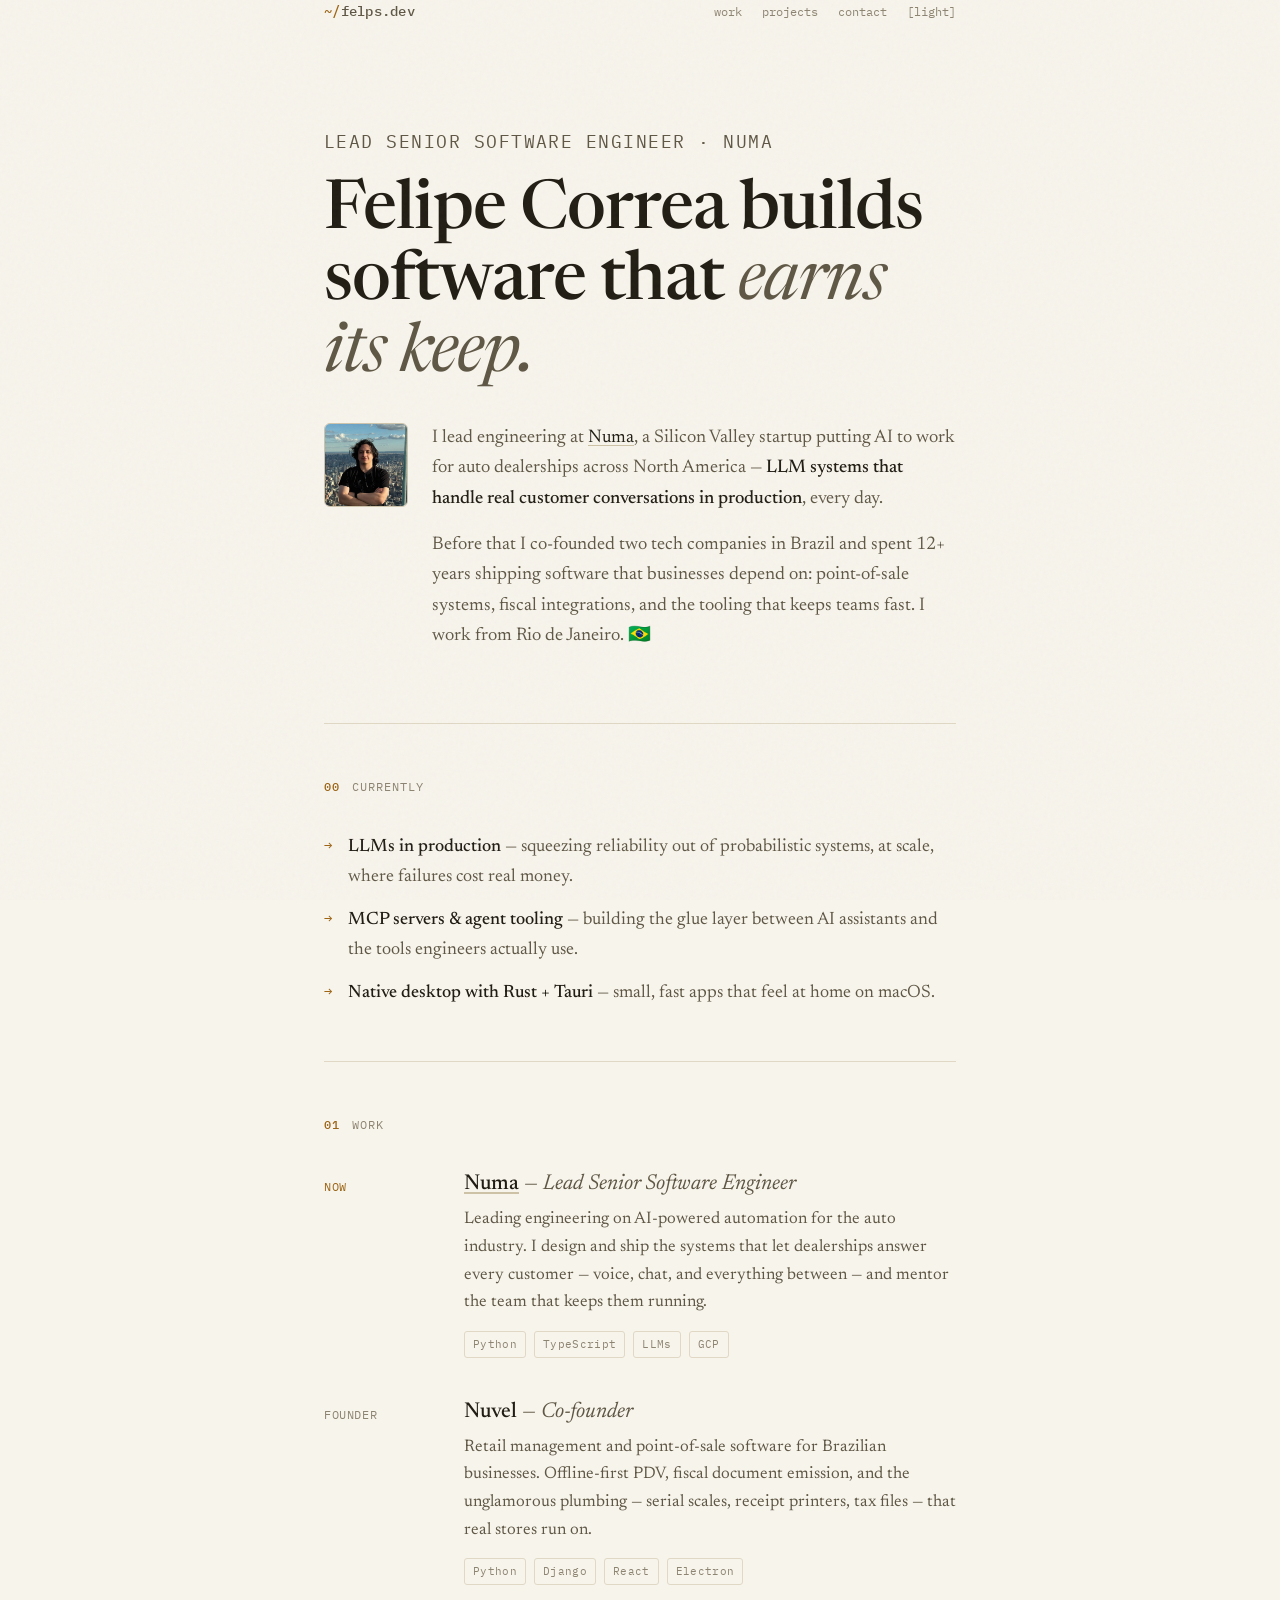
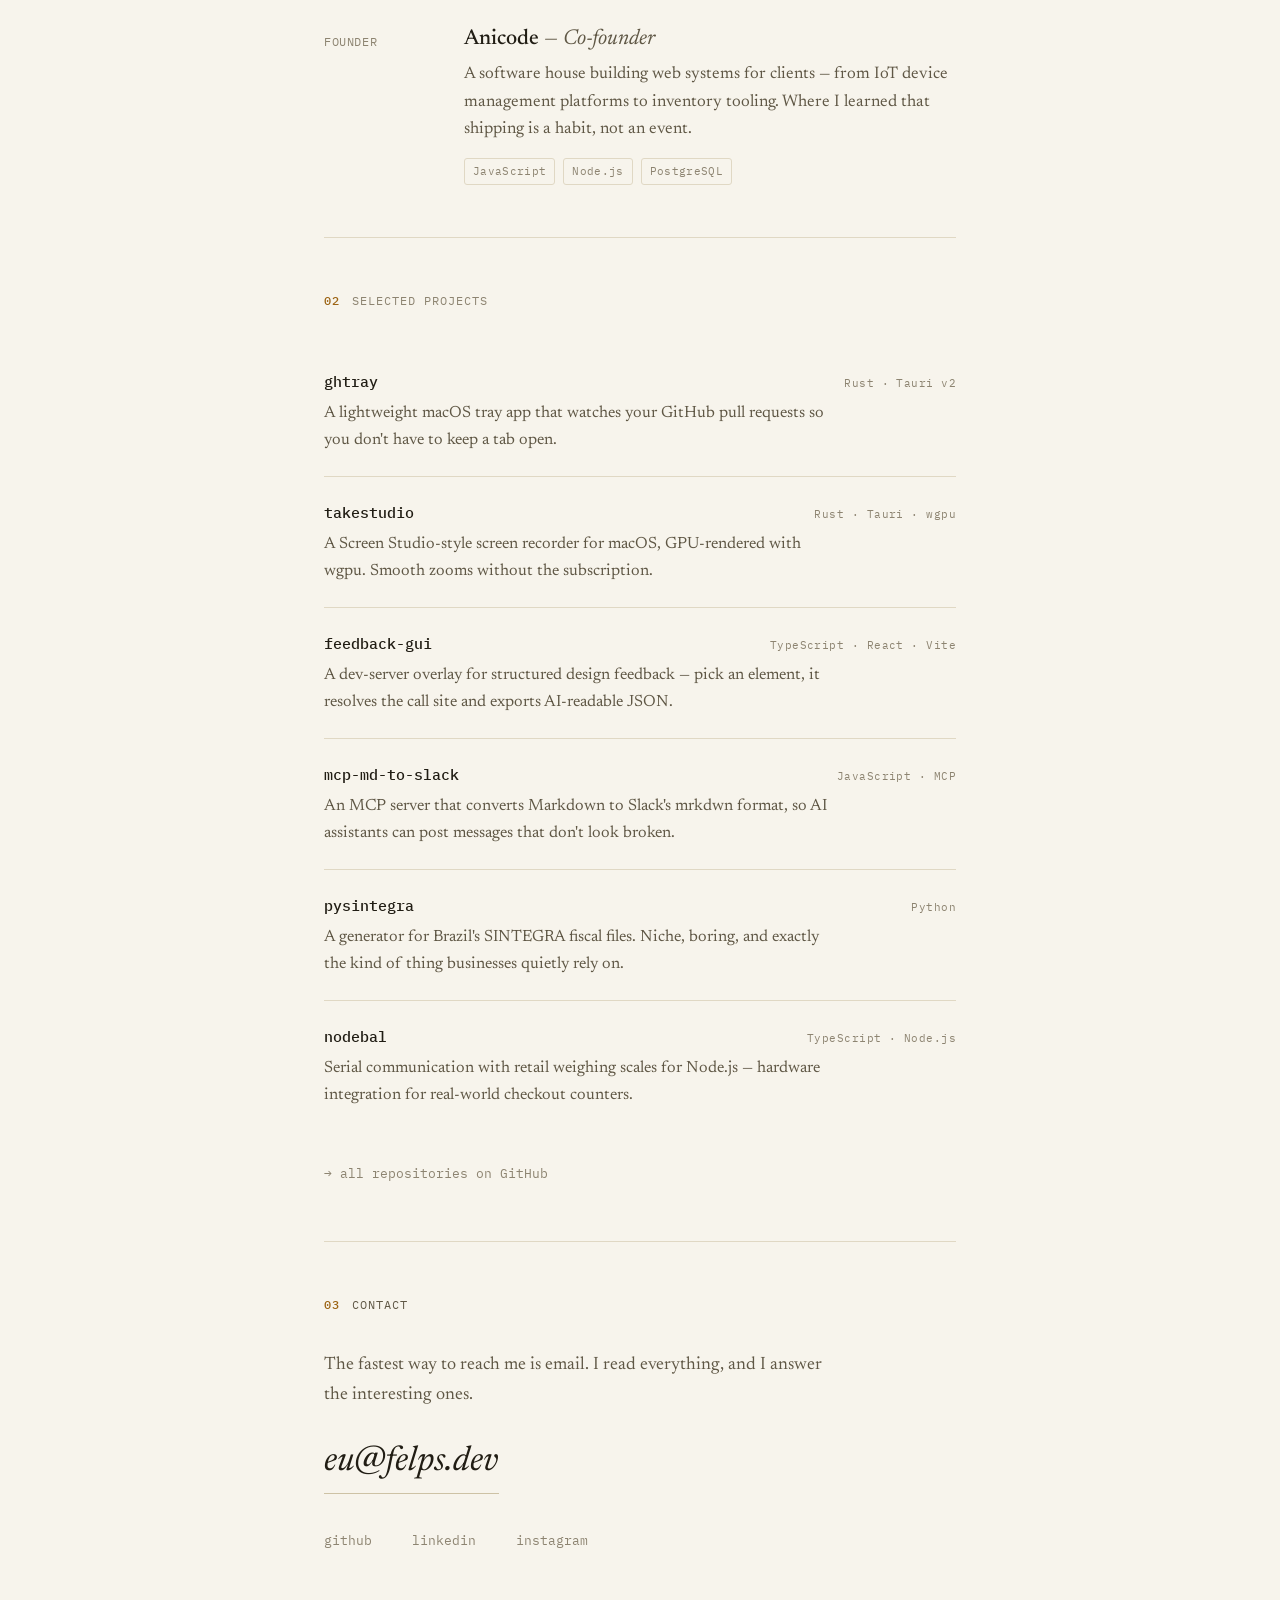
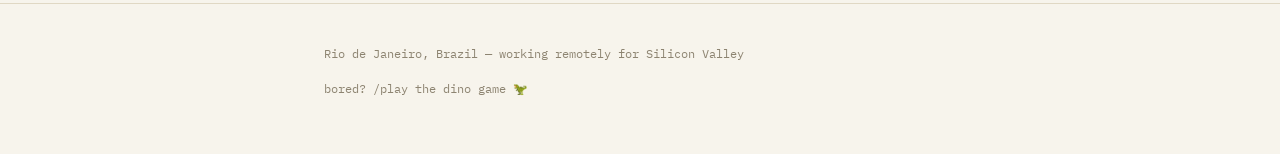
<file: index.html>
<!DOCTYPE html>
<html lang="en">
  <head>
    <meta charset="UTF-8" />
    <meta name="viewport" content="width=device-width, initial-scale=1.0" />

    <!-- Primary Meta Tags -->
    <title>Felipe Correa — Lead Senior Software Engineer</title>
    <meta name="title" content="Felipe Correa — Lead Senior Software Engineer" />
    <meta
      name="description"
      data-years-exp
      content="Lead Senior Software Engineer at Numa with 12+ years of experience. Ships LLM systems to production, builds developer tools in Rust and TypeScript, and co-founded two Brazilian tech companies."
    />
    <meta
      name="keywords"
      content="Felipe Correa, Software Engineer, Lead Engineer, Fullstack Developer, Python, Django, React, TypeScript, Rust, GoLang, AI, LLM, MCP, Numa, Silicon Valley"
    />
    <meta name="author" content="Felipe Correa" />
    <meta name="theme-color" content="#0f0e0c" />
    <meta name="robots" content="index, follow" />
    <link rel="canonical" href="https://felps.dev/" />

    <!-- Open Graph / Facebook -->
    <meta property="og:type" content="website" />
    <meta property="og:url" content="https://felps.dev/" />
    <meta property="og:title" content="Felipe Correa — Lead Senior Software Engineer" />
    <meta
      property="og:description"
      data-years-exp
      content="Lead Senior Software Engineer at Numa with 12+ years of experience. Ships LLM systems to production and co-founded two Brazilian tech companies."
    />
    <meta property="og:image" content="https://felps.dev/me.jpeg" />
    <meta property="og:locale" content="en_US" />

    <!-- Twitter -->
    <meta name="twitter:card" content="summary_large_image" />
    <meta name="twitter:url" content="https://felps.dev/" />
    <meta name="twitter:title" content="Felipe Correa — Lead Senior Software Engineer" />
    <meta
      name="twitter:description"
      data-years-exp
      content="Lead Senior Software Engineer at Numa with 12+ years of experience. Ships LLM systems to production and co-founded two Brazilian tech companies."
    />
    <meta name="twitter:image" content="https://felps.dev/me.jpeg" />

    <!-- Favicon -->
    <link rel="icon" type="image/png" href="/icons/favicon-96x96.png" sizes="96x96" />
    <link rel="icon" type="image/svg+xml" href="/icons/favicon.svg" />
    <link rel="shortcut icon" href="/icons/favicon.ico" />
    <link rel="apple-touch-icon" sizes="180x180" href="/icons/apple-touch-icon.png" />
    <link rel="manifest" href="/icons/site.webmanifest" />

    <!-- Structured Data -->
    <script type="application/ld+json">
      {
        "@context": "https://schema.org",
        "@type": "Person",
        "name": "Felipe Correa",
        "url": "https://felps.dev",
        "image": "https://felps.dev/me.jpeg",
        "jobTitle": "Lead Senior Software Engineer",
        "worksFor": {
          "@type": "Organization",
          "name": "Numa",
          "url": "https://numa.com"
        },
        "description": "Lead Senior Software Engineer with 12+ years of experience specializing in AI-powered solutions, fullstack development, and technical leadership.",
        "knowsAbout": [
          "Python",
          "Django",
          "TypeScript",
          "JavaScript",
          "React",
          "Node.js",
          "Rust",
          "GoLang",
          "PostgreSQL",
          "AI",
          "LLM",
          "MCP"
        ],
        "sameAs": [
          "https://github.com/felps-dev",
          "https://linkedin.com/in/felpsdev",
          "https://instagram.com/felps.dev"
        ]
      }
    </script>

    <!-- Fonts -->
    <link rel="preconnect" href="https://fonts.googleapis.com" />
    <link rel="preconnect" href="https://fonts.gstatic.com" crossorigin />
    <link
      href="https://fonts.googleapis.com/css2?family=Newsreader:ital,opsz,wght@0,6..72,400;0,6..72,500;0,6..72,600;1,6..72,400;1,6..72,500&family=IBM+Plex+Mono:wght@400;500&display=swap"
      rel="stylesheet"
    />

    <style>
      :root {
        --bg: #0f0e0c;
        --bg-soft: #15130f;
        --ink: #ece7dc;
        --ink-secondary: #a69d8b;
        --ink-muted: #71695a;
        --accent: #d9a45b;
        --rule: #27231b;
        --rule-strong: #38321f;
        --selection: rgba(217, 164, 91, 0.25);
      }

      [data-theme="light"] {
        --bg: #f7f4ec;
        --bg-soft: #efeadd;
        --ink: #211d14;
        --ink-secondary: #5f5745;
        --ink-muted: #8d8471;
        --accent: #9c6414;
        --rule: #e0d8c4;
        --rule-strong: #cdc2a5;
        --selection: rgba(156, 100, 20, 0.18);
      }

      * {
        margin: 0;
        padding: 0;
        box-sizing: border-box;
      }

      ::selection {
        background: var(--selection);
      }

      html {
        scroll-behavior: smooth;
      }

      body {
        font-family: "Newsreader", Georgia, serif;
        font-size: 1.125rem;
        background: var(--bg);
        color: var(--ink);
        line-height: 1.65;
        -webkit-font-smoothing: antialiased;
        transition: background-color 0.35s ease, color 0.35s ease;
      }

      /* Film grain */
      body::before {
        content: "";
        position: fixed;
        inset: 0;
        opacity: 0.035;
        pointer-events: none;
        z-index: 50;
        background-image: url("data:image/svg+xml,%3Csvg viewBox='0 0 256 256' xmlns='http://www.w3.org/2000/svg'%3E%3Cfilter id='n'%3E%3CfeTurbulence type='fractalNoise' baseFrequency='0.9' numOctaves='4' stitchTiles='stitch'/%3E%3C/filter%3E%3Crect width='100%25' height='100%25' filter='url(%23n)'/%3E%3C/svg%3E");
      }

      .mono {
        font-family: "IBM Plex Mono", ui-monospace, SFMono-Regular, Menlo, monospace;
      }

      a {
        color: inherit;
      }

      .wrap {
        max-width: 42.5rem;
        margin: 0 auto;
        padding: 0 1.5rem;
      }

      /* ============ Header ============ */
      header {
        padding: 2rem 0 0;
      }

      .header-row {
        display: flex;
        align-items: baseline;
        justify-content: space-between;
        gap: 1rem;
      }

      .wordmark {
        font-family: "IBM Plex Mono", monospace;
        font-size: 0.85rem;
        font-weight: 500;
        letter-spacing: 0.02em;
        text-decoration: none;
        color: var(--ink-secondary);
        transition: color 0.2s ease;
      }

      .wordmark:hover {
        color: var(--accent);
      }

      .wordmark::before {
        content: "~/";
        color: var(--accent);
      }

      nav {
        display: flex;
        align-items: baseline;
        gap: 1.25rem;
      }

      nav a {
        font-family: "IBM Plex Mono", monospace;
        font-size: 0.78rem;
        color: var(--ink-muted);
        text-decoration: none;
        transition: color 0.2s ease;
      }

      nav a:hover {
        color: var(--ink);
      }

      #theme-toggle {
        background: none;
        border: none;
        cursor: pointer;
        font-family: "IBM Plex Mono", monospace;
        font-size: 0.78rem;
        color: var(--ink-muted);
        padding: 0;
        transition: color 0.2s ease;
      }

      #theme-toggle:hover {
        color: var(--accent);
      }

      /* ============ Hero ============ */
      .hero {
        padding: 6.5rem 0 4.5rem;
      }

      .kicker {
        font-family: "IBM Plex Mono", monospace;
        font-size: 0.78rem;
        letter-spacing: 0.08em;
        text-transform: uppercase;
        color: var(--accent);
        margin-bottom: 1.25rem;
      }

      .hero h1 {
        font-size: clamp(2.75rem, 9vw, 4.25rem);
        font-weight: 500;
        line-height: 1.05;
        letter-spacing: -0.015em;
        margin-bottom: 2rem;
      }

      .hero h1 em {
        font-style: italic;
        font-weight: 400;
        color: var(--ink-secondary);
      }

      .hero-lede {
        display: flex;
        gap: 1.5rem;
        align-items: flex-start;
      }

      .hero-photo {
        flex-shrink: 0;
        width: 84px;
        height: 84px;
        border-radius: 6px;
        object-fit: cover;
        filter: saturate(0.85) contrast(1.03);
        border: 1px solid var(--rule-strong);
      }

      .hero p {
        color: var(--ink-secondary);
        font-size: 1.15rem;
        max-width: 34rem;
      }

      .hero p + p {
        margin-top: 1rem;
      }

      .hero p strong {
        color: var(--ink);
        font-weight: 500;
      }

      .hero a {
        color: var(--ink);
        text-decoration: underline;
        text-decoration-color: var(--rule-strong);
        text-underline-offset: 3px;
        transition: text-decoration-color 0.2s ease;
      }

      .hero a:hover {
        text-decoration-color: var(--accent);
      }

      /* ============ Sections ============ */
      section {
        padding: 3.25rem 0;
        border-top: 1px solid var(--rule);
      }

      .section-label {
        font-family: "IBM Plex Mono", monospace;
        font-size: 0.78rem;
        letter-spacing: 0.08em;
        text-transform: uppercase;
        color: var(--ink-muted);
        margin-bottom: 2.25rem;
      }

      .section-label b {
        font-weight: 500;
        color: var(--accent);
        margin-right: 0.75rem;
      }

      /* ============ Now ============ */
      .now-list {
        list-style: none;
        display: grid;
        gap: 0.85rem;
      }

      .now-list li {
        color: var(--ink-secondary);
        padding-left: 1.5rem;
        position: relative;
      }

      .now-list li::before {
        content: "→";
        position: absolute;
        left: 0;
        color: var(--accent);
        font-family: "IBM Plex Mono", monospace;
        font-size: 0.9rem;
      }

      .now-list strong {
        color: var(--ink);
        font-weight: 500;
      }

      /* ============ Experience ============ */
      .xp {
        display: grid;
        gap: 2.5rem;
      }

      .xp-item {
        display: grid;
        grid-template-columns: 7.5rem 1fr;
        gap: 1.25rem;
      }

      .xp-when {
        font-family: "IBM Plex Mono", monospace;
        font-size: 0.75rem;
        letter-spacing: 0.05em;
        text-transform: uppercase;
        color: var(--ink-muted);
        padding-top: 0.45rem;
      }

      .xp-item.current .xp-when {
        color: var(--accent);
      }

      .xp-body h3 {
        font-size: 1.35rem;
        font-weight: 500;
        line-height: 1.3;
      }

      .xp-body h3 span {
        font-style: italic;
        font-weight: 400;
        color: var(--ink-secondary);
      }

      .xp-body p {
        margin-top: 0.5rem;
        color: var(--ink-secondary);
        font-size: 1.05rem;
      }

      .xp-body a {
        color: var(--ink);
        text-decoration: underline;
        text-decoration-color: var(--rule-strong);
        text-underline-offset: 3px;
        transition: text-decoration-color 0.2s ease;
      }

      .xp-body a:hover {
        text-decoration-color: var(--accent);
      }

      .tags {
        display: flex;
        flex-wrap: wrap;
        gap: 0.5rem;
        margin-top: 0.85rem;
      }

      .tag {
        font-family: "IBM Plex Mono", monospace;
        font-size: 0.7rem;
        letter-spacing: 0.03em;
        color: var(--ink-muted);
        border: 1px solid var(--rule);
        border-radius: 3px;
        padding: 0.2rem 0.5rem;
        transition: border-color 0.2s ease, color 0.2s ease;
      }

      .xp-item:hover .tag,
      .project:hover .tag {
        border-color: var(--rule-strong);
        color: var(--ink-secondary);
      }

      /* ============ Projects ============ */
      .projects {
        display: grid;
      }

      .project {
        display: block;
        text-decoration: none;
        padding: 1.4rem 0;
        border-bottom: 1px solid var(--rule);
        transition: padding-left 0.25s ease;
      }

      .project:last-child {
        border-bottom: none;
      }

      .project:hover {
        padding-left: 0.75rem;
      }

      .project-head {
        display: flex;
        align-items: baseline;
        justify-content: space-between;
        gap: 1rem;
      }

      .project-name {
        font-family: "IBM Plex Mono", monospace;
        font-size: 0.95rem;
        font-weight: 500;
        color: var(--ink);
        transition: color 0.2s ease;
      }

      .project:hover .project-name {
        color: var(--accent);
      }

      .project-stack {
        font-family: "IBM Plex Mono", monospace;
        font-size: 0.7rem;
        letter-spacing: 0.04em;
        color: var(--ink-muted);
        white-space: nowrap;
      }

      .project p {
        margin-top: 0.4rem;
        color: var(--ink-secondary);
        font-size: 1.02rem;
        max-width: 32rem;
      }

      .projects-footer {
        margin-top: 1.75rem;
      }

      .projects-footer a {
        font-family: "IBM Plex Mono", monospace;
        font-size: 0.8rem;
        color: var(--ink-muted);
        text-decoration: none;
        transition: color 0.2s ease;
      }

      .projects-footer a:hover {
        color: var(--accent);
      }

      /* ============ Contact ============ */
      .contact p {
        color: var(--ink-secondary);
        max-width: 32rem;
      }

      .email-link {
        display: inline-block;
        margin-top: 1.5rem;
        font-size: clamp(1.5rem, 5vw, 2.15rem);
        font-style: italic;
        font-weight: 400;
        color: var(--ink);
        text-decoration: none;
        border-bottom: 1px solid var(--rule-strong);
        padding-bottom: 0.15rem;
        transition: border-color 0.25s ease, color 0.25s ease;
      }

      .email-link:hover {
        color: var(--accent);
        border-color: var(--accent);
      }

      .socials {
        display: flex;
        gap: 1.5rem;
        margin-top: 2.25rem;
      }

      .socials a {
        font-family: "IBM Plex Mono", monospace;
        font-size: 0.8rem;
        color: var(--ink-muted);
        text-decoration: none;
        transition: color 0.2s ease;
      }

      .socials a:hover {
        color: var(--ink);
      }

      .socials a::after {
        content: " ↗";
        color: var(--accent);
        opacity: 0;
        transition: opacity 0.2s ease;
      }

      .socials a:hover::after {
        opacity: 1;
      }

      /* ============ Footer ============ */
      footer {
        border-top: 1px solid var(--rule);
        padding: 2.5rem 0 3.5rem;
      }

      .footer-row {
        display: flex;
        justify-content: space-between;
        align-items: baseline;
        gap: 1rem;
        flex-wrap: wrap;
      }

      footer p {
        font-family: "IBM Plex Mono", monospace;
        font-size: 0.72rem;
        color: var(--ink-muted);
      }

      footer a {
        color: var(--ink-muted);
        text-decoration: none;
        transition: color 0.2s ease;
      }

      footer a:hover {
        color: var(--accent);
      }

      /* ============ Reveal on load ============ */
      @media (prefers-reduced-motion: no-preference) {
        .reveal {
          opacity: 0;
          transform: translateY(14px);
          animation: reveal 0.7s ease-out forwards;
        }

        @keyframes reveal {
          to {
            opacity: 1;
            transform: none;
          }
        }
      }

      /* ============ Responsive ============ */
      @media (max-width: 640px) {
        body {
          font-size: 1.05rem;
        }

        .header-row {
          flex-wrap: wrap;
          row-gap: 0.5rem;
        }

        nav {
          gap: 1rem;
        }

        nav a,
        #theme-toggle {
          font-size: 0.72rem;
        }

        .hero {
          padding: 4.5rem 0 3.5rem;
        }

        .hero-lede {
          flex-direction: column;
        }

        .xp-item {
          grid-template-columns: 1fr;
          gap: 0.35rem;
        }

        .xp-when {
          padding-top: 0;
        }

        .project-head {
          flex-direction: column;
          gap: 0.15rem;
        }
      }
    </style>
  </head>
  <body>
    <header class="wrap">
      <div class="header-row">
        <a class="wordmark" href="/">felps.dev</a>
        <nav aria-label="Site navigation">
          <a href="#work">work</a>
          <a href="#projects">projects</a>
          <a href="#contact">contact</a>
          <button id="theme-toggle" aria-label="Toggle dark/light theme">[dark]</button>
        </nav>
      </div>
    </header>

    <main class="wrap">
      <section class="hero" style="border-top: none">
        <p class="kicker reveal">Lead Senior Software Engineer · Numa</p>
        <h1 class="reveal" style="animation-delay: 0.08s">
          Felipe Correa builds software that <em>earns its keep.</em>
        </h1>
        <div class="hero-lede reveal" style="animation-delay: 0.16s">
          <img
            class="hero-photo"
            src="/me.jpeg"
            alt="Felipe Correa"
            loading="eager"
          />
          <div>
            <p>
              I lead engineering at <a href="https://numa.com" target="_blank" rel="noopener noreferrer">Numa</a>,
              a Silicon Valley startup putting AI to work for auto dealerships across
              North America — <strong>LLM systems that handle real customer
              conversations in production</strong>, every day.
            </p>
            <p>
              Before that I co-founded two tech companies in Brazil and spent
              <span data-years-exp="long">12+ years</span> shipping software that
              businesses depend on: point-of-sale systems, fiscal integrations,
              and the tooling that keeps teams fast. I work from Rio de Janeiro. 🇧🇷
            </p>
          </div>
        </div>
      </section>

      <section id="now" class="reveal" style="animation-delay: 0.24s">
        <p class="section-label"><b>00</b>currently</p>
        <ul class="now-list">
          <li>
            <strong>LLMs in production</strong> — squeezing reliability out of
            probabilistic systems, at scale, where failures cost real money.
          </li>
          <li>
            <strong>MCP servers &amp; agent tooling</strong> — building the glue
            layer between AI assistants and the tools engineers actually use.
          </li>
          <li>
            <strong>Native desktop with Rust + Tauri</strong> — small, fast apps
            that feel at home on macOS.
          </li>
        </ul>
      </section>

      <section id="work">
        <p class="section-label"><b>01</b>work</p>
        <div class="xp">
          <div class="xp-item current">
            <div class="xp-when">Now</div>
            <div class="xp-body">
              <h3><a href="https://numa.com" target="_blank" rel="noopener noreferrer">Numa</a> <span>— Lead Senior Software Engineer</span></h3>
              <p>
                Leading engineering on AI-powered automation for the auto
                industry. I design and ship the systems that let dealerships
                answer every customer — voice, chat, and everything between —
                and mentor the team that keeps them running.
              </p>
              <div class="tags">
                <span class="tag">Python</span>
                <span class="tag">TypeScript</span>
                <span class="tag">LLMs</span>
                <span class="tag">GCP</span>
              </div>
            </div>
          </div>

          <div class="xp-item">
            <div class="xp-when">Founder</div>
            <div class="xp-body">
              <h3>Nuvel <span>— Co-founder</span></h3>
              <p>
                Retail management and point-of-sale software for Brazilian
                businesses. Offline-first PDV, fiscal document emission, and
                the unglamorous plumbing — serial scales, receipt printers,
                tax files — that real stores run on.
              </p>
              <div class="tags">
                <span class="tag">Python</span>
                <span class="tag">Django</span>
                <span class="tag">React</span>
                <span class="tag">Electron</span>
              </div>
            </div>
          </div>

          <div class="xp-item">
            <div class="xp-when">Founder</div>
            <div class="xp-body">
              <h3>Anicode <span>— Co-founder</span></h3>
              <p>
                A software house building web systems for clients — from IoT
                device management platforms to inventory tooling. Where I
                learned that shipping is a habit, not an event.
              </p>
              <div class="tags">
                <span class="tag">JavaScript</span>
                <span class="tag">Node.js</span>
                <span class="tag">PostgreSQL</span>
              </div>
            </div>
          </div>
        </div>
      </section>

      <section id="projects">
        <p class="section-label"><b>02</b>selected projects</p>
        <div class="projects">
          <a class="project" href="https://github.com/felps-dev/ghtray" target="_blank" rel="noopener noreferrer">
            <div class="project-head">
              <span class="project-name">ghtray</span>
              <span class="project-stack">Rust · Tauri v2</span>
            </div>
            <p>
              A lightweight macOS tray app that watches your GitHub pull
              requests so you don't have to keep a tab open.
            </p>
          </a>

          <a class="project" href="https://github.com/felps-dev/takestudio" target="_blank" rel="noopener noreferrer">
            <div class="project-head">
              <span class="project-name">takestudio</span>
              <span class="project-stack">Rust · Tauri · wgpu</span>
            </div>
            <p>
              A Screen Studio-style screen recorder for macOS, GPU-rendered
              with wgpu. Smooth zooms without the subscription.
            </p>
          </a>

          <a class="project" href="https://github.com/felps-dev/feedback-gui" target="_blank" rel="noopener noreferrer">
            <div class="project-head">
              <span class="project-name">feedback-gui</span>
              <span class="project-stack">TypeScript · React · Vite</span>
            </div>
            <p>
              A dev-server overlay for structured design feedback — pick an
              element, it resolves the call site and exports AI-readable JSON.
            </p>
          </a>

          <a class="project" href="https://github.com/felps-dev/mcp-md-to-slack" target="_blank" rel="noopener noreferrer">
            <div class="project-head">
              <span class="project-name">mcp-md-to-slack</span>
              <span class="project-stack">JavaScript · MCP</span>
            </div>
            <p>
              An MCP server that converts Markdown to Slack's mrkdwn format,
              so AI assistants can post messages that don't look broken.
            </p>
          </a>

          <a class="project" href="https://github.com/felps-dev/pysintegra" target="_blank" rel="noopener noreferrer">
            <div class="project-head">
              <span class="project-name">pysintegra</span>
              <span class="project-stack">Python</span>
            </div>
            <p>
              A generator for Brazil's SINTEGRA fiscal files. Niche, boring,
              and exactly the kind of thing businesses quietly rely on.
            </p>
          </a>

          <a class="project" href="https://github.com/felps-dev/nodebal" target="_blank" rel="noopener noreferrer">
            <div class="project-head">
              <span class="project-name">nodebal</span>
              <span class="project-stack">TypeScript · Node.js</span>
            </div>
            <p>
              Serial communication with retail weighing scales for Node.js —
              hardware integration for real-world checkout counters.
            </p>
          </a>
        </div>
        <p class="projects-footer">
          <a href="https://github.com/felps-dev?tab=repositories" target="_blank" rel="noopener noreferrer">
            → all repositories on GitHub
          </a>
        </p>
      </section>

      <section id="contact" class="contact">
        <p class="section-label"><b>03</b>contact</p>
        <p>
          The fastest way to reach me is email. I read everything, and I
          answer the interesting ones.
        </p>
        <a class="email-link" href="mailto:eu@felps.dev">eu@felps.dev</a>
        <div class="socials">
          <a href="https://github.com/felps-dev" target="_blank" rel="noopener noreferrer">github</a>
          <a href="https://linkedin.com/in/felpsdev" target="_blank" rel="noopener noreferrer">linkedin</a>
          <a href="https://instagram.com/felps.dev" target="_blank" rel="noopener noreferrer">instagram</a>
        </div>
      </section>
    </main>

    <footer>
      <div class="wrap footer-row">
        <p>Rio de Janeiro, Brazil — working remotely for Silicon Valley</p>
        <p>bored? <a href="/play/">/play</a> the dino game 🦖</p>
      </div>
    </footer>

    <script>
      // Years of experience, computed from 2014
      (function () {
        const years = new Date().getFullYear() - 2014;
        const long = years + "+ years";

        document.querySelectorAll("meta[data-years-exp]").forEach((meta) => {
          meta.setAttribute(
            "content",
            meta.getAttribute("content").replace(/\d+\+ years/g, long)
          );
        });

        document.querySelectorAll("[data-years-exp]").forEach((el) => {
          if (el.tagName === "META") return;
          el.textContent = long;
        });
      })();
    </script>

    <script>
      // Theme toggle: dark by default, honors saved preference then system
      (function () {
        const toggle = document.getElementById("theme-toggle");
        const html = document.documentElement;

        function getPreference() {
          const saved = localStorage.getItem("theme");
          if (saved) return saved;
          return window.matchMedia("(prefers-color-scheme: light)").matches
            ? "light"
            : "dark";
        }

        function setTheme(theme, persist) {
          html.setAttribute("data-theme", theme);
          toggle.textContent = theme === "dark" ? "[dark]" : "[light]";
          if (persist) localStorage.setItem("theme", theme);
        }

        setTheme(getPreference(), false);

        toggle.addEventListener("click", () => {
          const next =
            html.getAttribute("data-theme") === "dark" ? "light" : "dark";
          setTheme(next, true);
        });

        window
          .matchMedia("(prefers-color-scheme: light)")
          .addEventListener("change", (e) => {
            if (!localStorage.getItem("theme")) {
              setTheme(e.matches ? "light" : "dark", false);
            }
          });
      })();
    </script>
  </body>
</html>
</file>
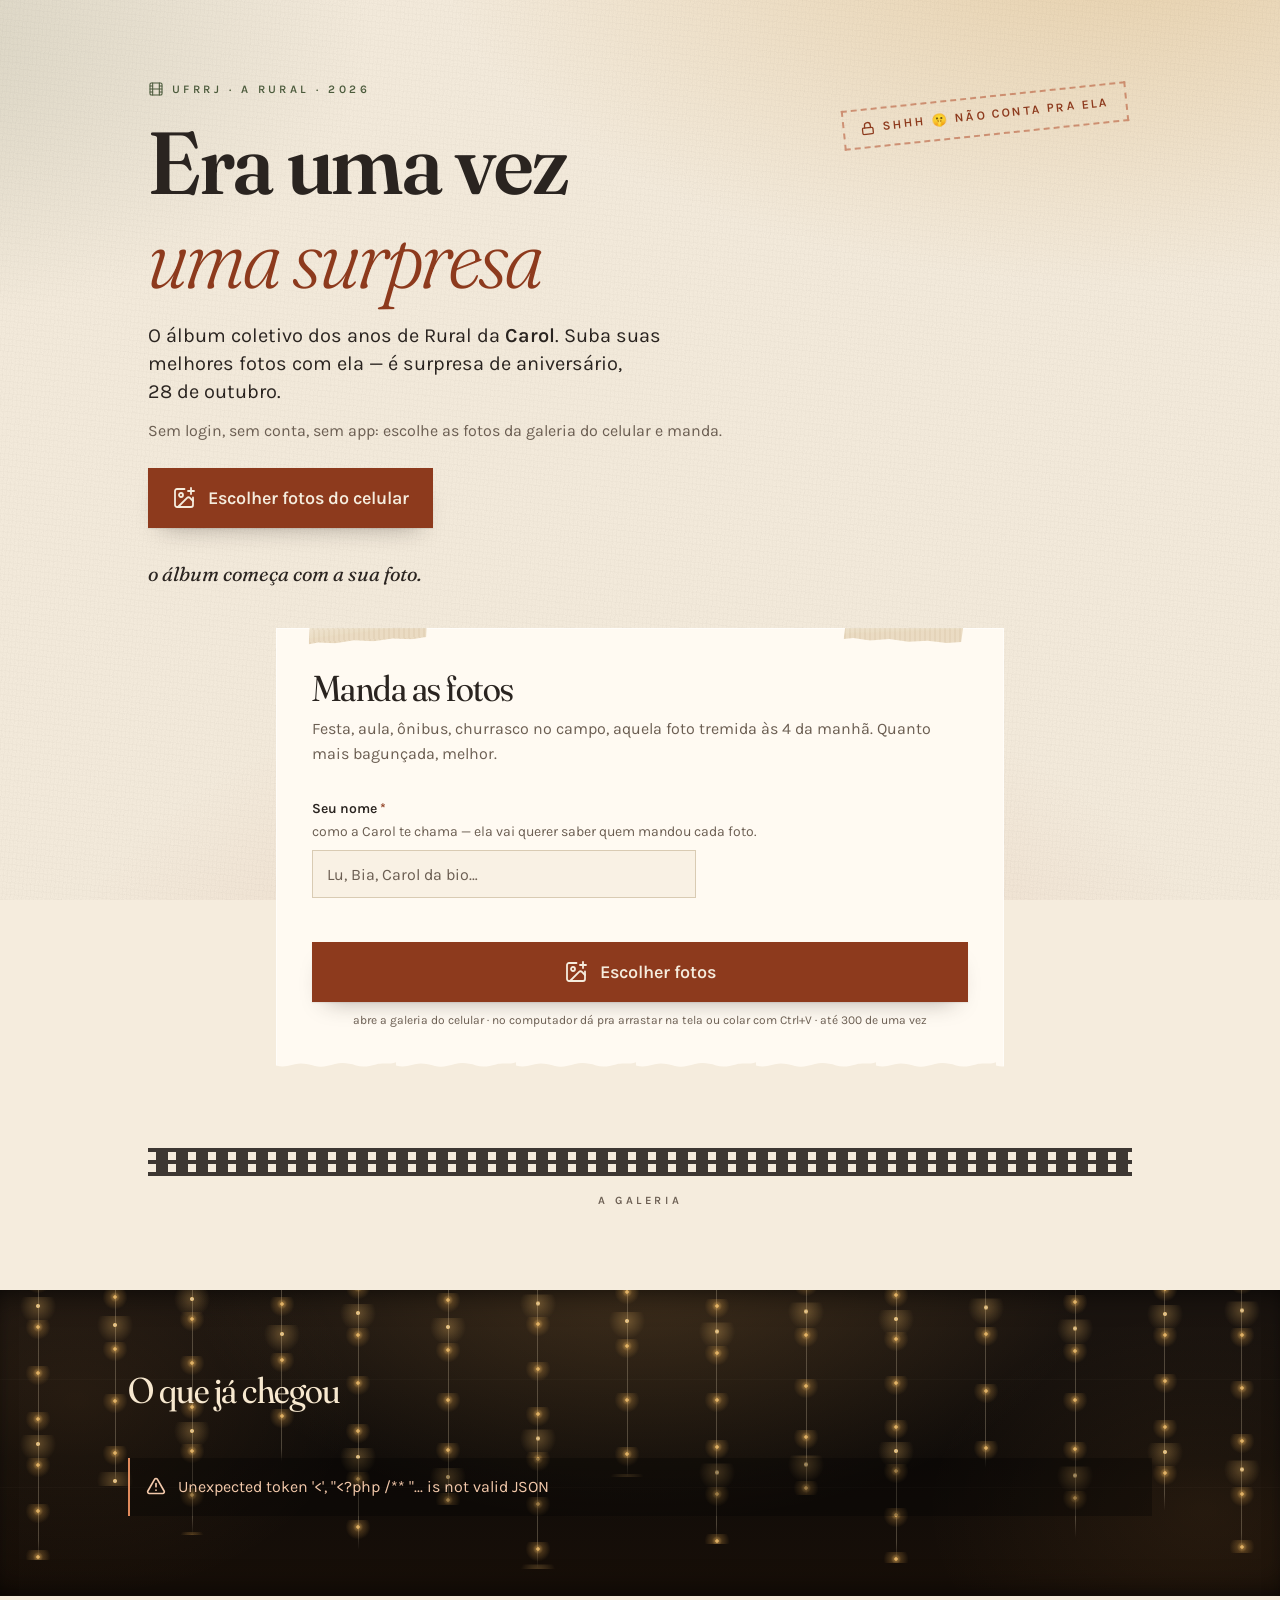
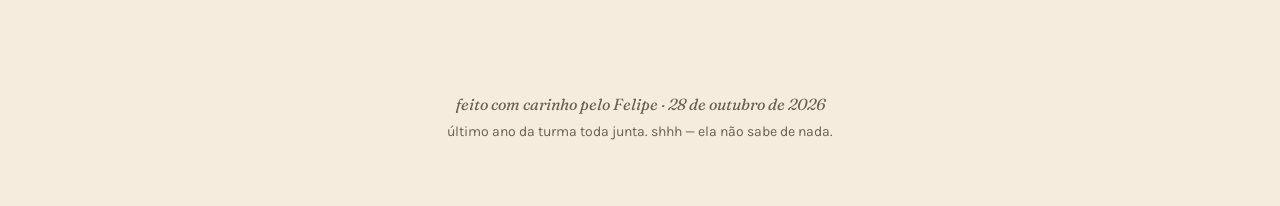
<file: fogueira-53f12a/index.html>
<!doctype html>
<html lang="pt-BR">
  <head>
    <meta charset="utf-8" />
    <meta name="viewport" content="width=device-width, initial-scale=1, viewport-fit=cover" />
    <meta name="theme-color" content="#f5ecdd" />
    <meta
      name="description"
      content="Um álbum coletivo das amigas da Rural: escolha as fotos favoritas da faculdade e envie em segundos, sem login e sem app."
    />
    <meta name="robots" content="noindex, nofollow" />
    <title>Nosso álbum da Rural</title>
    <link
      rel="icon"
      href="data:image/svg+xml,%3Csvg xmlns='http://www.w3.org/2000/svg' viewBox='0 0 32 32'%3E%3Crect width='32' height='32' rx='5' fill='%23f5ecdd'/%3E%3Crect x='5' y='6' width='22' height='17' rx='2' fill='%23fffaf2' stroke='%232a2420' stroke-width='1.5'/%3E%3Ccircle cx='16' cy='14' r='4.5' fill='%23b4512f'/%3E%3Crect x='9' y='24' width='14' height='2.5' rx='1.25' fill='%234c5b3c'/%3E%3C/svg%3E"
    />
    <link rel="preconnect" href="https://fonts.googleapis.com" />
    <link rel="preconnect" href="https://fonts.gstatic.com" crossorigin />
    <link
      href="https://fonts.googleapis.com/css2?family=Fraunces:ital,opsz,wght,SOFT,WONK@0,9..144,300..900,0..100,0..1;1,9..144,300..900,0..100,0..1&family=Karla:ital,wght@0,400..700;1,400..600&display=swap"
      rel="stylesheet"
    />
    <script type="module" crossorigin src="./assets/index-DVB4vVtn.js"></script>
    <link rel="stylesheet" crossorigin href="./assets/index-DXaDDkVW.css">
  </head>
  <body>
    <div id="root"></div>
  </body>
</html>
</file>
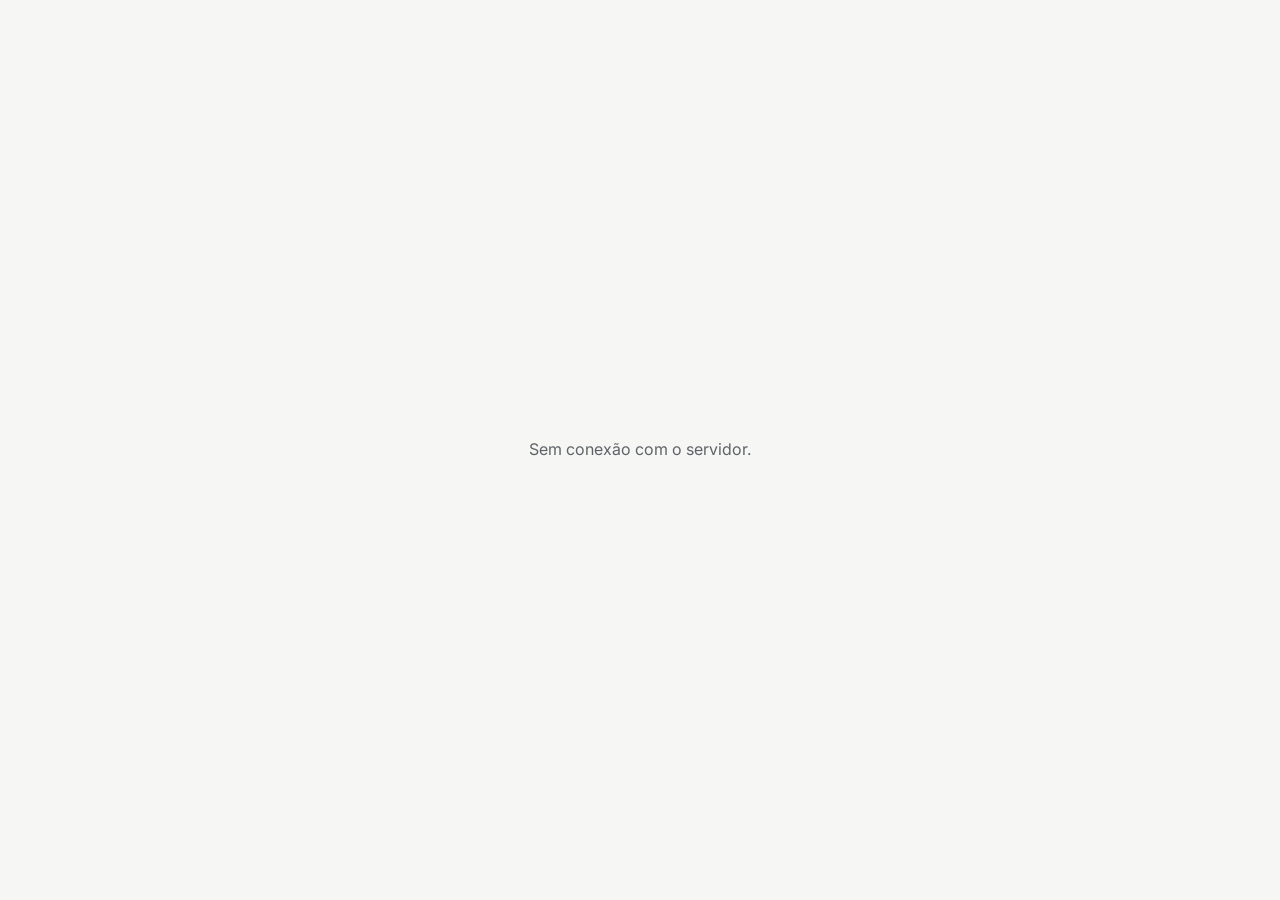
<file: mudanca/index.html>
<!doctype html>
<html lang="pt-BR">
  <head>
    <meta charset="UTF-8" />
    <meta name="viewport" content="width=device-width, initial-scale=1, viewport-fit=cover" />
    <meta name="robots" content="noindex, nofollow" />
    <meta name="theme-color" content="#f6f6f4" media="(prefers-color-scheme: light)" />
    <meta name="theme-color" content="#111213" media="(prefers-color-scheme: dark)" />
    <meta name="apple-mobile-web-app-capable" content="yes" />
    <meta name="apple-mobile-web-app-title" content="Mudança" />
    <title>Mudança · Seropédica → Recreio</title>
    <link rel="icon" href="data:image/svg+xml,%3Csvg xmlns='http://www.w3.org/2000/svg' viewBox='0 0 32 32'%3E%3Crect width='32' height='32' rx='7' fill='%231f5fd1'/%3E%3Cpath d='M8 16.5l5.5 5.5L24 11' fill='none' stroke='%23fff' stroke-width='3.5' stroke-linecap='round' stroke-linejoin='round'/%3E%3C/svg%3E" />
    <link rel="preconnect" href="https://fonts.googleapis.com" />
    <link rel="preconnect" href="https://fonts.gstatic.com" crossorigin />
    <link href="https://fonts.googleapis.com/css2?family=Inter:wght@400;500;600&display=swap" rel="stylesheet" />
    <script type="module" crossorigin src="./assets/index-DbkgdR-P.js"></script>
    <link rel="stylesheet" crossorigin href="./assets/index-BPBq54X7.css">
  </head>
  <body>
    <div id="root"></div>
  </body>
</html>
</file>
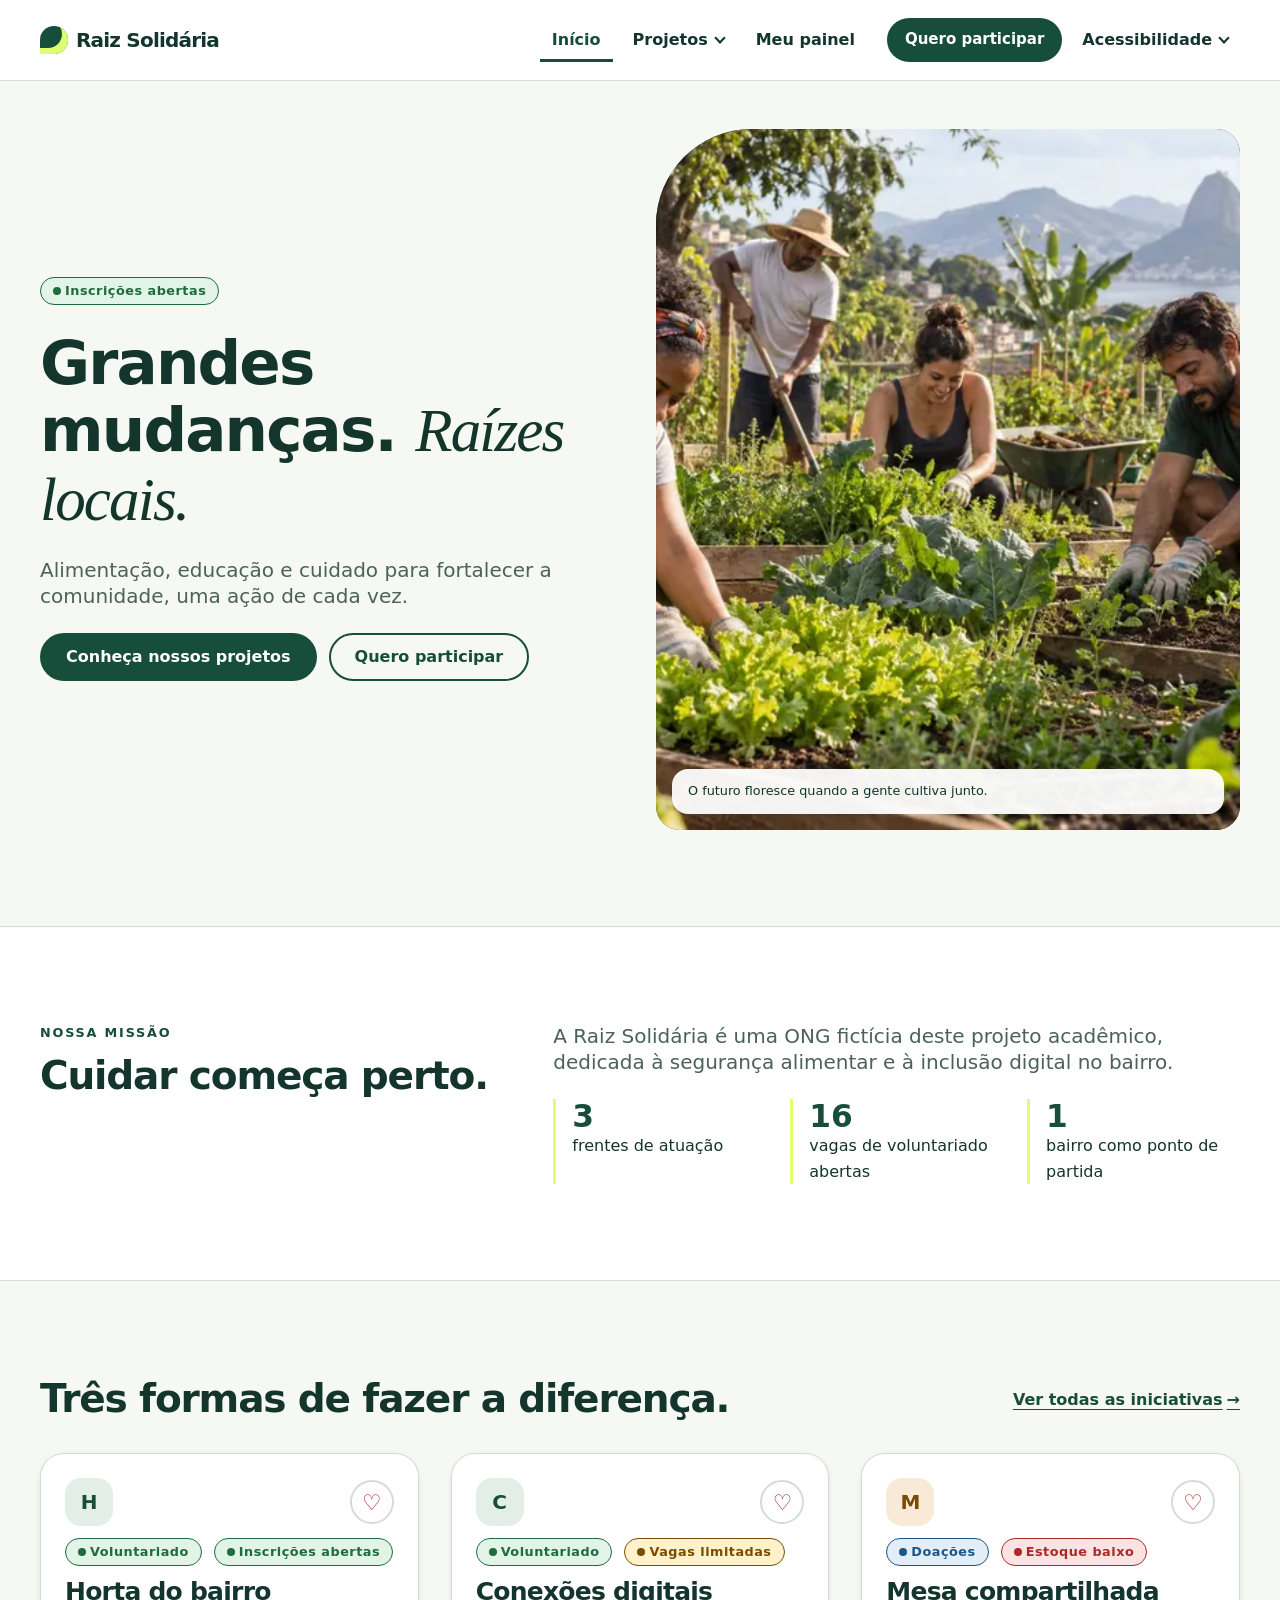
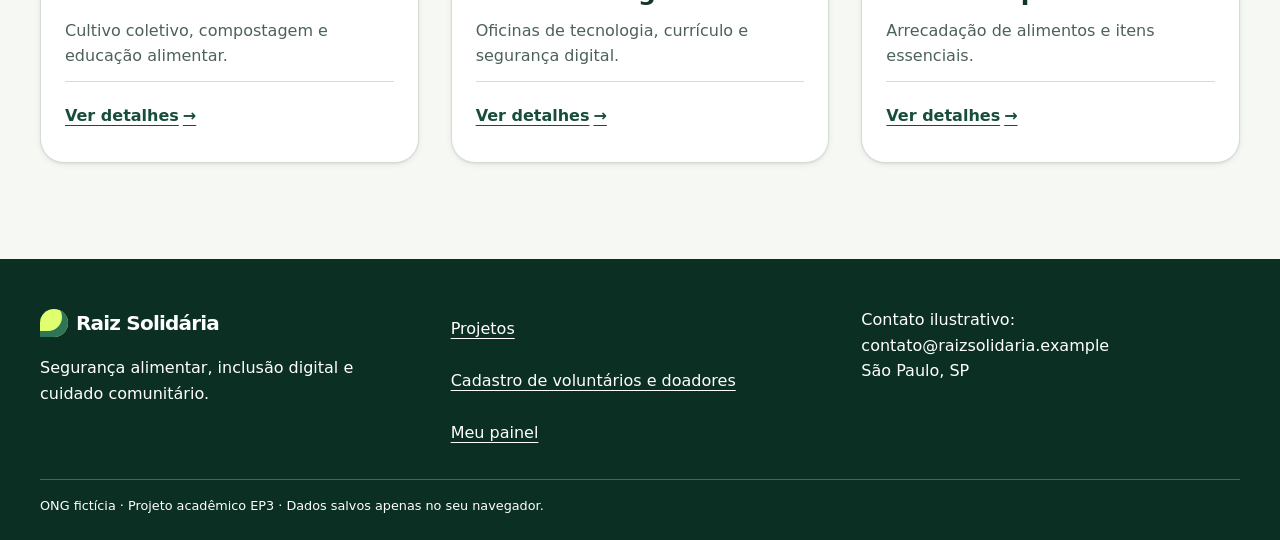
<file: faculdade/front-end/ep4/index.html>
<!doctype html>
<html lang="pt-BR">
<head>
<meta charset="utf-8">
<meta http-equiv="refresh" content="0; url=html/">
<title>Raiz Solidária</title>
<link rel="canonical" href="https://felps.dev/faculdade/front-end/ep4/html/">
</head>
<body><p><a href="html/">Abrir a Raiz Solidária</a></p></body>
</html>
</file>
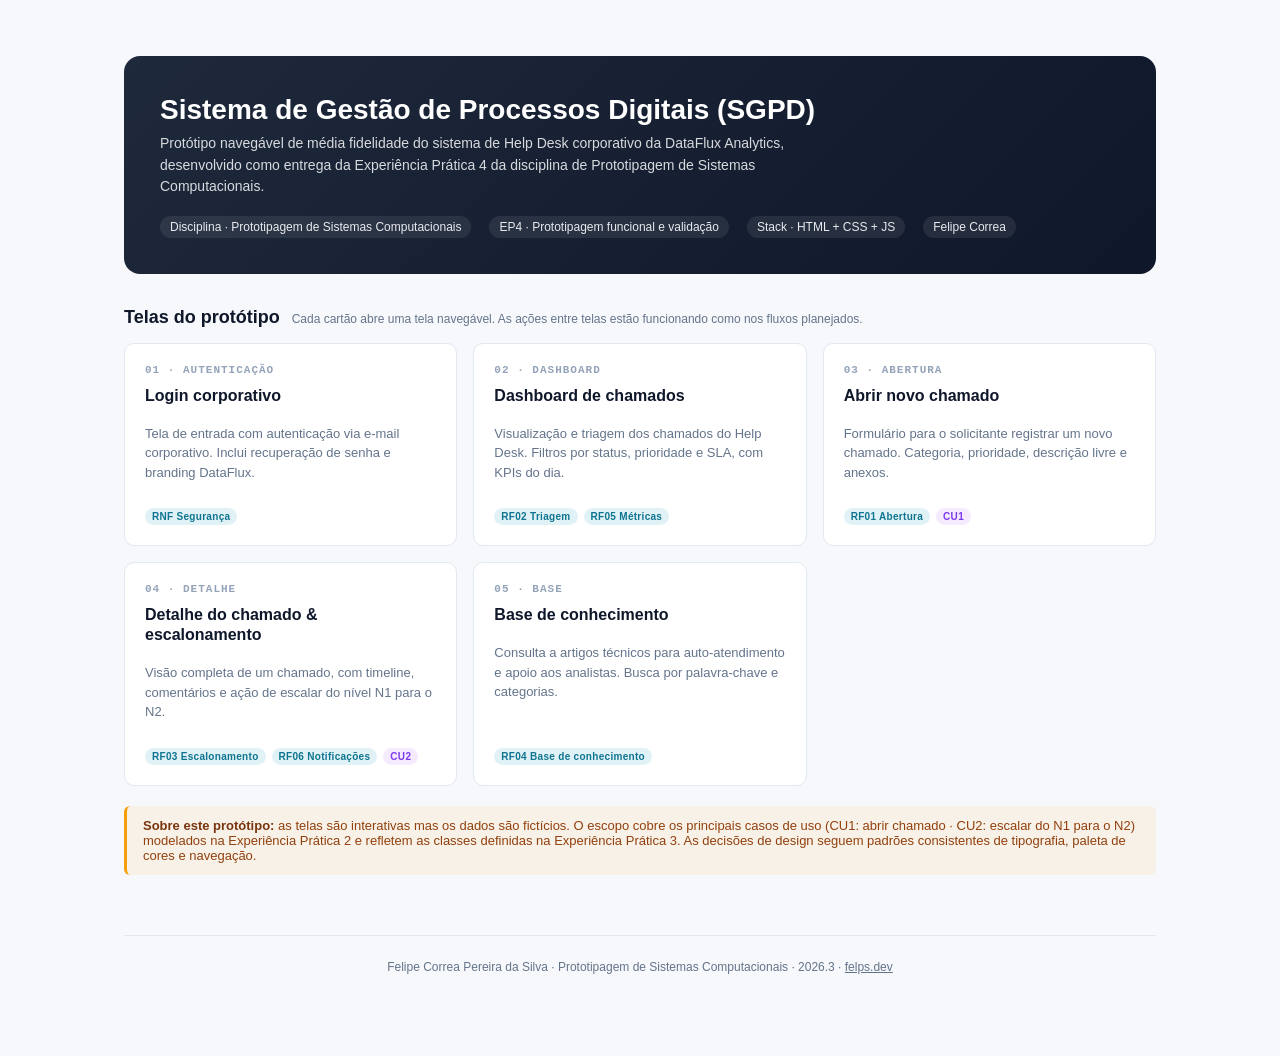
<file: faculdade/psc/ep4/index.html>
<!DOCTYPE html>
<html lang="pt-BR">
<head>
<meta charset="UTF-8">
<meta name="viewport" content="width=device-width, initial-scale=1">
<title>SGPD — Protótipo EP4 · Felipe Correa</title>
<meta name="description" content="Protótipo navegável do Sistema de Gestão de Processos Digitais (SGPD) — Experiência Prática 4 da disciplina Prototipagem de Sistemas Computacionais.">
<link rel="stylesheet" href="assets/style.css">
</head>
<body>
<div class="hub">
  <section class="hub-hero">
    <h1>Sistema de Gestão de Processos Digitais (SGPD)</h1>
    <p>Protótipo navegável de média fidelidade do sistema de Help Desk corporativo da DataFlux Analytics, desenvolvido como entrega da Experiência Prática 4 da disciplina de Prototipagem de Sistemas Computacionais.</p>
    <div class="hub-meta">
      <span class="hub-tag">Disciplina · Prototipagem de Sistemas Computacionais</span>
      <span class="hub-tag">EP4 · Prototipagem funcional e validação</span>
      <span class="hub-tag">Stack · HTML + CSS + JS</span>
      <span class="hub-tag">Felipe Correa</span>
    </div>
  </section>

  <div class="section-title">
    <h2>Telas do protótipo</h2>
    <span class="hint">Cada cartão abre uma tela navegável. As ações entre telas estão funcionando como nos fluxos planejados.</span>
  </div>

  <div class="screen-grid">
    <a class="screen-card" href="login.html">
      <span class="num">01 · AUTENTICAÇÃO</span>
      <h3>Login corporativo</h3>
      <p class="desc">Tela de entrada com autenticação via e-mail corporativo. Inclui recuperação de senha e branding DataFlux.</p>
      <div class="tags">
        <span class="tag tag-rf">RNF Segurança</span>
      </div>
    </a>

    <a class="screen-card" href="dashboard.html">
      <span class="num">02 · DASHBOARD</span>
      <h3>Dashboard de chamados</h3>
      <p class="desc">Visualização e triagem dos chamados do Help Desk. Filtros por status, prioridade e SLA, com KPIs do dia.</p>
      <div class="tags">
        <span class="tag tag-rf">RF02 Triagem</span>
        <span class="tag tag-rf">RF05 Métricas</span>
      </div>
    </a>

    <a class="screen-card" href="abrir-chamado.html">
      <span class="num">03 · ABERTURA</span>
      <h3>Abrir novo chamado</h3>
      <p class="desc">Formulário para o solicitante registrar um novo chamado. Categoria, prioridade, descrição livre e anexos.</p>
      <div class="tags">
        <span class="tag tag-rf">RF01 Abertura</span>
        <span class="tag tag-cu">CU1</span>
      </div>
    </a>

    <a class="screen-card" href="chamado-detalhe.html">
      <span class="num">04 · DETALHE</span>
      <h3>Detalhe do chamado &amp; escalonamento</h3>
      <p class="desc">Visão completa de um chamado, com timeline, comentários e ação de escalar do nível N1 para o N2.</p>
      <div class="tags">
        <span class="tag tag-rf">RF03 Escalonamento</span>
        <span class="tag tag-rf">RF06 Notificações</span>
        <span class="tag tag-cu">CU2</span>
      </div>
    </a>

    <a class="screen-card" href="base-conhecimento.html">
      <span class="num">05 · BASE</span>
      <h3>Base de conhecimento</h3>
      <p class="desc">Consulta a artigos técnicos para auto-atendimento e apoio aos analistas. Busca por palavra-chave e categorias.</p>
      <div class="tags">
        <span class="tag tag-rf">RF04 Base de conhecimento</span>
      </div>
    </a>
  </div>

  <div class="note">
    <strong>Sobre este protótipo:</strong> as telas são interativas mas os dados são fictícios. O escopo cobre os principais casos de uso (CU1: abrir chamado · CU2: escalar do N1 para o N2) modelados na Experiência Prática 2 e refletem as classes definidas na Experiência Prática 3. As decisões de design seguem padrões consistentes de tipografia, paleta de cores e navegação.
  </div>

  <footer class="page-footer">
    Felipe Correa Pereira da Silva · Prototipagem de Sistemas Computacionais · 2026.3 · <a href="https://felps.dev">felps.dev</a>
  </footer>
</div>
</body>
</html>
</file>
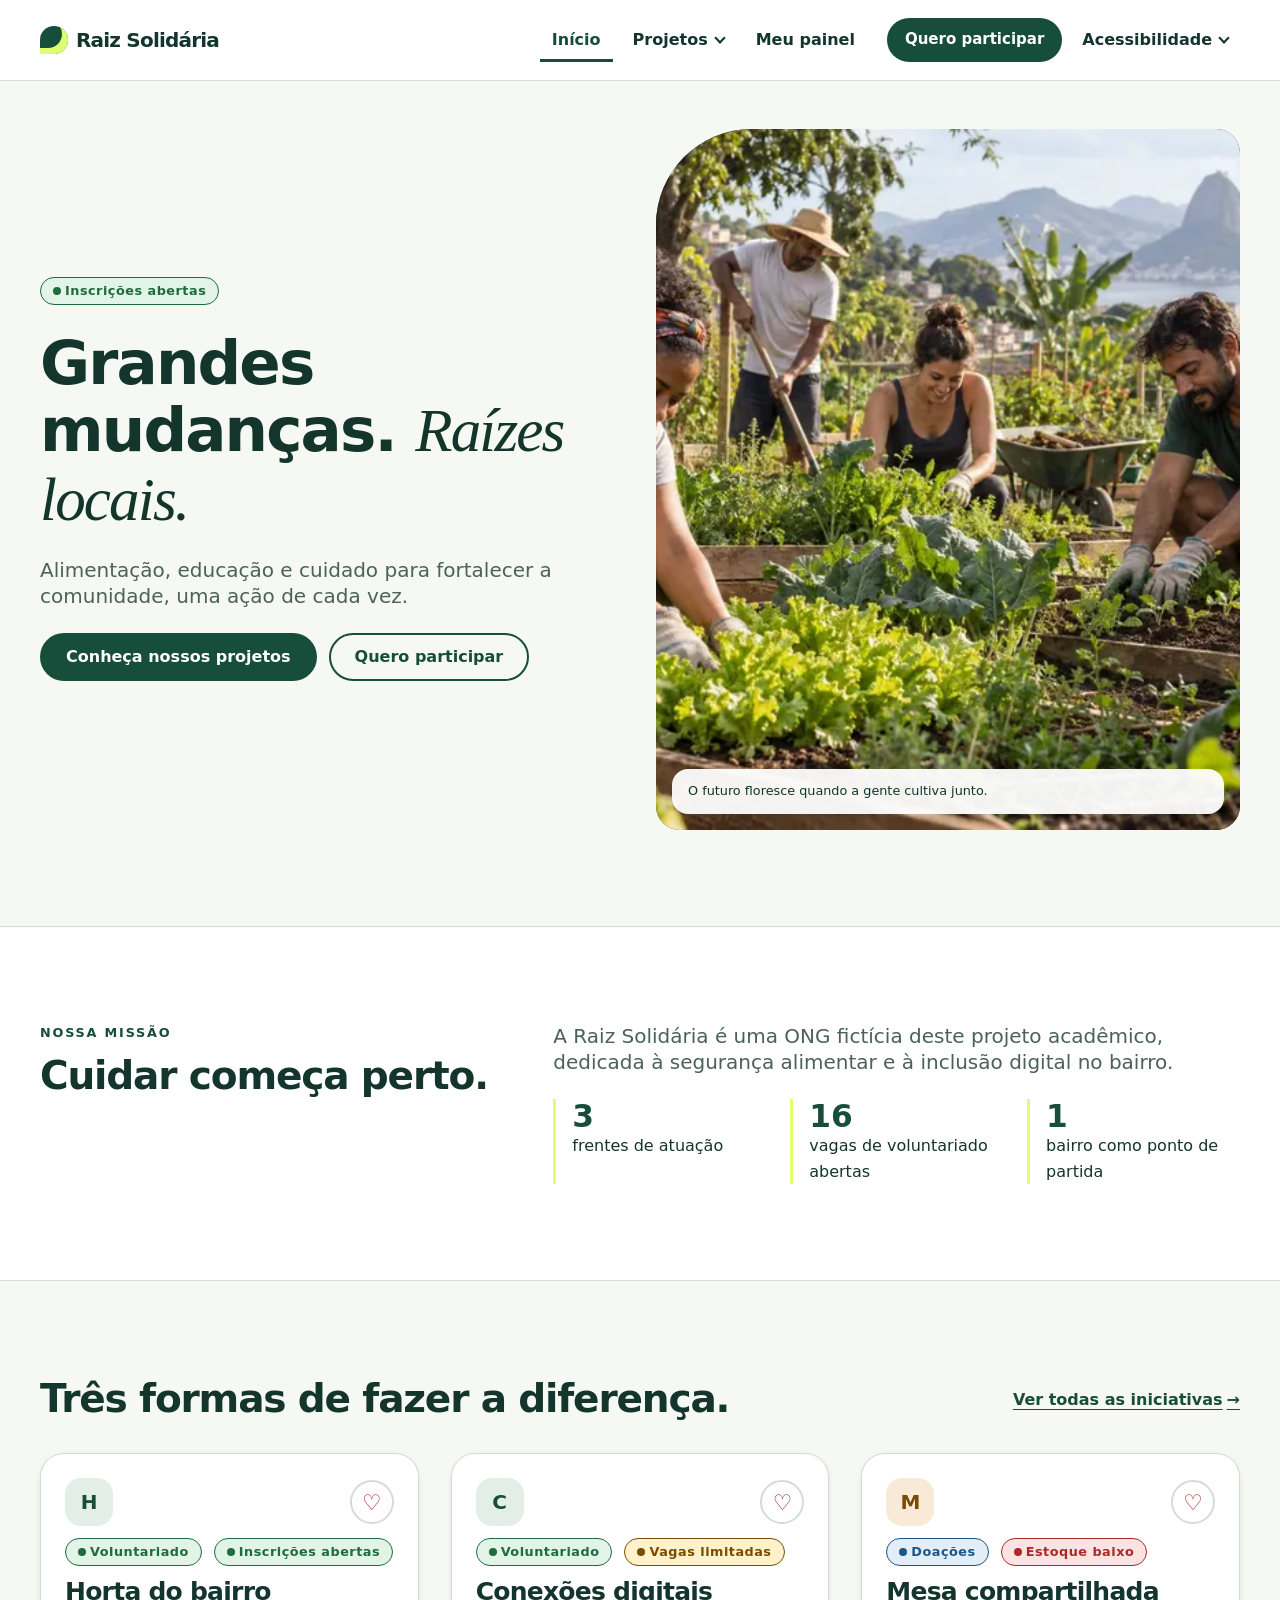
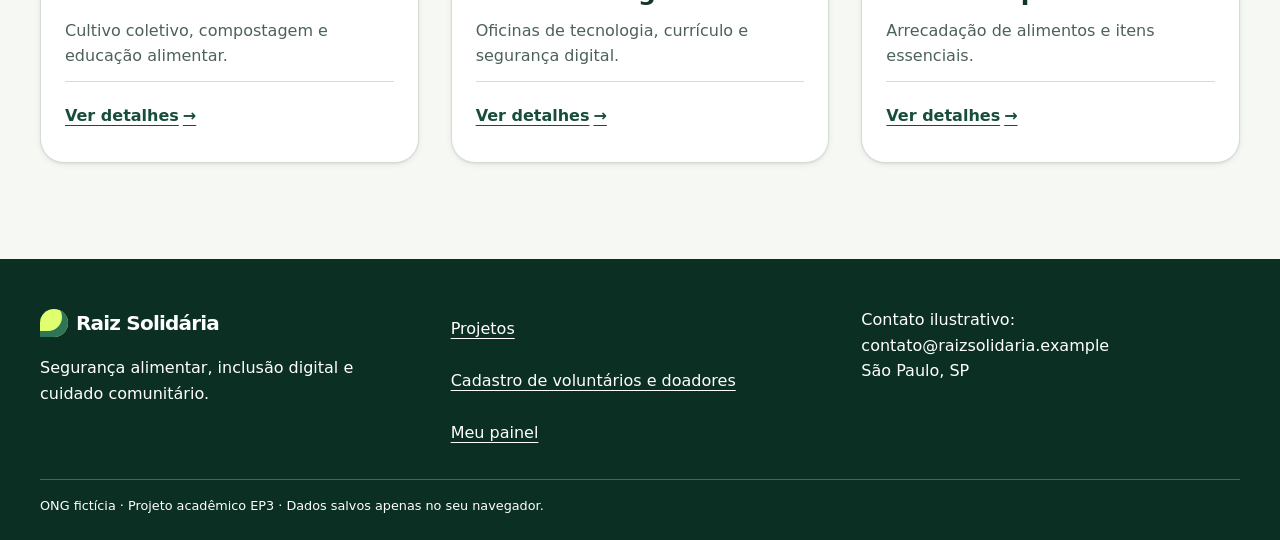
<file: faculdade/front-end/ep4/html/index.html>
<!doctype html><html lang="pt-BR" class="no-js"><head><meta charset="utf-8"><meta name="viewport" content="width=device-width,initial-scale=1"><meta name="color-scheme" content="light dark"><title>Raiz Solidária</title><meta name="description" content="ONG fictícia de segurança alimentar e inclusão digital: projetos, cadastro de voluntários e doadores."><script>!function(){try{var a=document.documentElement,t=JSON.parse(localStorage.getItem("raiz-solidaria:v1:tema")),e=JSON.parse(localStorage.getItem("raiz-solidaria:v1:tamanho-texto"));-1!==["claro","escuro","alto-contraste"].indexOf(t)&&(a.dataset.tema=t),-1!==["grande","maior"].indexOf(e)&&(a.dataset.tamanhoTexto=e)}catch(a){}}()</script><script type="module" crossorigin src="../assets/index-BMvoGx5R.js"></script><link rel="stylesheet" crossorigin href="../assets/style-DuUKVs9h.css"></head><body><a class="skip-link" href="#app" data-pular>Pular para o conteúdo</a><header class="site-header"><div class="container header-bar"><a class="brand" href="#/"><span class="brand-mark" aria-hidden="true"></span>Raiz Solidária</a> <button class="menu-toggle" type="button" aria-expanded="false" aria-controls="menu-principal"><span class="menu-icon" aria-hidden="true"></span><span class="sr-only">Abrir menu</span></button><nav id="menu-principal" class="main-nav" aria-label="Navegação principal"><ul class="nav-list"><li><a class="nav-link" href="#/">Início</a></li><li class="has-submenu"><button class="nav-link submenu-toggle" type="button" aria-expanded="false" aria-controls="submenu-projetos">Projetos</button><ul id="submenu-projetos" class="submenu"><li><a href="#/projetos">Todas as frentes</a></li><li><a href="#/projetos/horta">Horta do bairro</a></li><li><a href="#/projetos/conexoes">Conexões digitais</a></li><li><a href="#/projetos/mesa">Mesa compartilhada</a></li></ul></li><li><a class="nav-link" href="#/painel">Meu painel <span class="nav-count" data-contador-favoritos hidden>0</span></a></li><li class="nav-cta"><a class="btn btn-primary btn-sm" href="#/cadastro">Quero participar</a></li><li class="has-submenu prefs"><button class="nav-link submenu-toggle" type="button" aria-expanded="false" aria-controls="painel-acessibilidade">Acessibilidade</button><div id="painel-acessibilidade" class="submenu prefs-panel"><fieldset class="prefs-group"><legend>Tema</legend><label><input type="radio" name="tema" value="auto" checked="checked"> Automático (do sistema)</label> <label><input type="radio" name="tema" value="claro"> Claro</label> <label><input type="radio" name="tema" value="escuro"> Escuro</label> <label><input type="radio" name="tema" value="alto-contraste"> Alto contraste</label></fieldset><div class="prefs-group"><p class="prefs-title" id="rotulo-tamanho">Tamanho do texto</p><div class="text-size" role="group" aria-labelledby="rotulo-tamanho"><button type="button" data-tamanho="normal" aria-pressed="true">A<span class="sr-only"> normal</span></button> <button type="button" data-tamanho="grande" aria-pressed="false">A+<span class="sr-only"> grande</span></button> <button type="button" data-tamanho="maior" aria-pressed="false">A++<span class="sr-only"> maior</span></button></div></div></div></li></ul></nav></div></header><main id="app" tabindex="-1"><noscript><div class="container section"><h1>Raiz Solidária</h1><p class="alert alert-warning">Esta aplicação precisa de JavaScript. Ative-o para navegar pelos projetos e fazer o cadastro.</p></div></noscript></main><footer class="site-footer"><div class="container grid footer-grid"><div class="col-md-4 stack"><a class="brand" href="#/"><span class="brand-mark" aria-hidden="true"></span>Raiz Solidária</a><p>Segurança alimentar, inclusão digital e cuidado comunitário.</p></div><nav class="col-md-4" aria-label="Links do rodapé"><ul class="footer-links"><li><a href="#/projetos">Projetos</a></li><li><a href="#/cadastro">Cadastro de voluntários e doadores</a></li><li><a href="#/painel">Meu painel</a></li></ul></nav><address class="col-md-4">Contato ilustrativo:<br>contato@raizsolidaria.example<br>São Paulo, SP</address><p class="disclaimer">ONG fictícia · Projeto acadêmico EP3 · Dados salvos apenas no seu navegador.</p></div></footer><div class="toast-region" aria-live="polite"></div><template id="modelo-toast"><div class="toast"><p></p><button class="toast-close" type="button" aria-label="Fechar notificação">×</button></div></template><dialog id="dialogo-confirmar" class="modal" aria-labelledby="dialogo-confirmar-titulo"><form class="modal-content" method="dialog"><div class="modal-header"><h2 id="dialogo-confirmar-titulo">Confirmar</h2><button class="modal-close" value="cancelar" aria-label="Fechar">×</button></div><p class="muted" data-mensagem></p><div class="modal-footer"><button class="btn btn-secondary" value="cancelar">Cancelar</button> <button class="btn btn-primary" value="confirmar" data-confirmar>Confirmar</button></div></form></dialog></body></html>
</file>
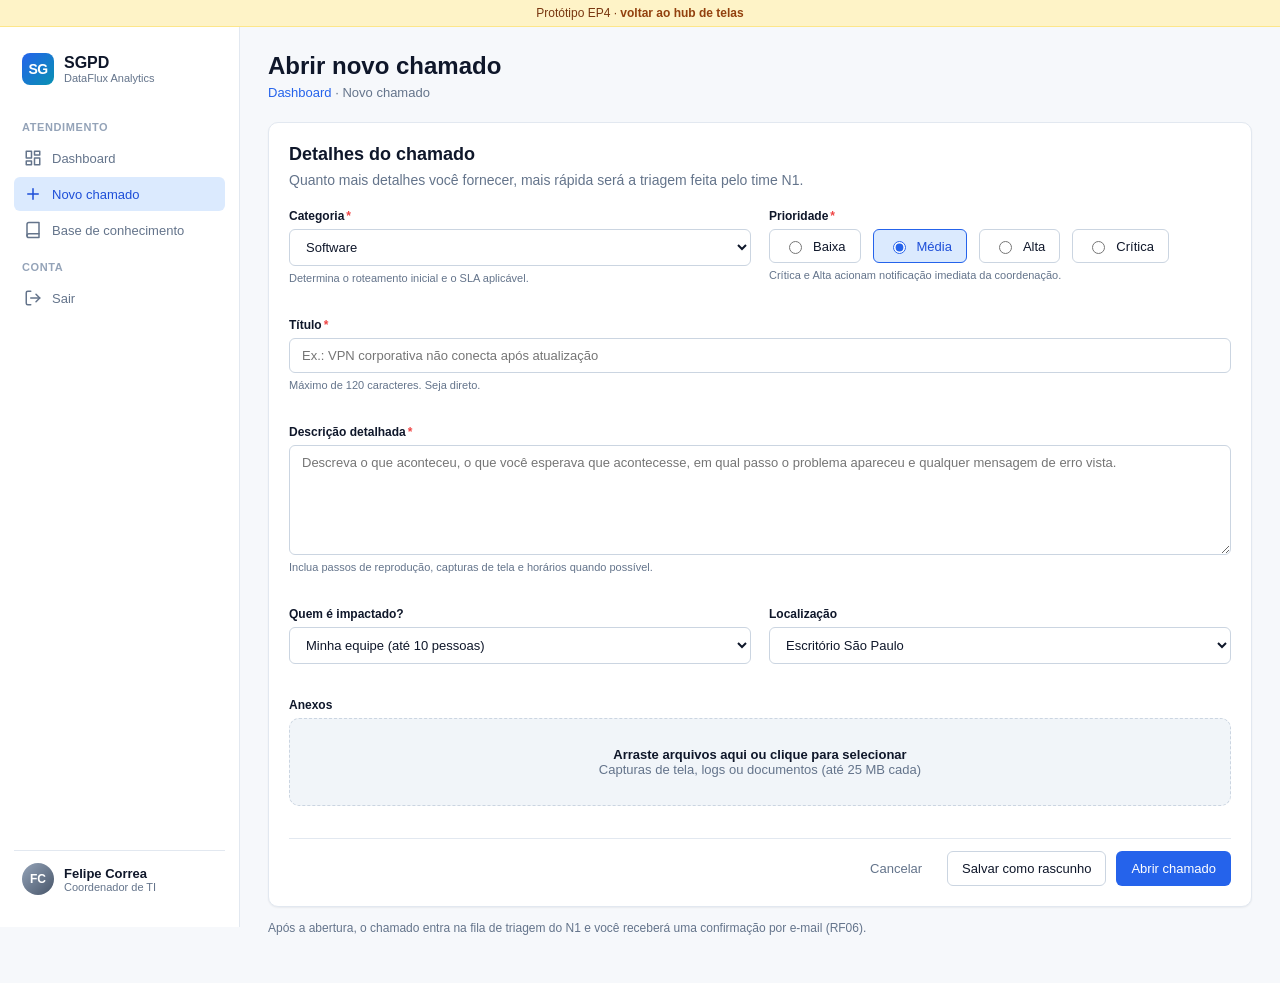
<file: faculdade/psc/ep4/abrir-chamado.html>
<!DOCTYPE html>
<html lang="pt-BR">
<head>
<meta charset="UTF-8">
<meta name="viewport" content="width=device-width, initial-scale=1">
<title>Abrir chamado · SGPD</title>
<link rel="stylesheet" href="assets/style.css">
</head>
<body>
<div class="proto-banner">Protótipo EP4 · <a href="index.html">voltar ao hub de telas</a></div>
<div class="app">
  <aside class="sidebar">
    <div class="brand">
      <div class="brand-mark">SG</div>
      <div>
        <div>SGPD</div>
        <div class="brand-meta">DataFlux Analytics</div>
      </div>
    </div>
    <nav class="nav">
      <div class="nav-section">Atendimento</div>
      <a href="dashboard.html"><svg class="icon" viewBox="0 0 24 24" fill="none" stroke="currentColor" stroke-width="2" stroke-linecap="round" stroke-linejoin="round"><rect x="3" y="3" width="7" height="9"/><rect x="14" y="3" width="7" height="5"/><rect x="14" y="12" width="7" height="9"/><rect x="3" y="16" width="7" height="5"/></svg>Dashboard</a>
      <a href="abrir-chamado.html" class="active"><svg class="icon" viewBox="0 0 24 24" fill="none" stroke="currentColor" stroke-width="2" stroke-linecap="round" stroke-linejoin="round"><line x1="12" y1="5" x2="12" y2="19"/><line x1="5" y1="12" x2="19" y2="12"/></svg>Novo chamado</a>
      <a href="base-conhecimento.html"><svg class="icon" viewBox="0 0 24 24" fill="none" stroke="currentColor" stroke-width="2" stroke-linecap="round" stroke-linejoin="round"><path d="M4 19.5A2.5 2.5 0 0 1 6.5 17H20"/><path d="M6.5 2H20v20H6.5A2.5 2.5 0 0 1 4 19.5v-15A2.5 2.5 0 0 1 6.5 2z"/></svg>Base de conhecimento</a>
      <div class="nav-section">Conta</div>
      <a href="login.html"><svg class="icon" viewBox="0 0 24 24" fill="none" stroke="currentColor" stroke-width="2" stroke-linecap="round" stroke-linejoin="round"><path d="M9 21H5a2 2 0 0 1-2-2V5a2 2 0 0 1 2-2h4"/><polyline points="16 17 21 12 16 7"/><line x1="21" y1="12" x2="9" y2="12"/></svg>Sair</a>
    </nav>
    <div class="sidebar-footer">
      <div class="avatar">FC</div>
      <div class="user-meta">
        <span class="name">Felipe Correa</span>
        <span class="role">Coordenador de TI</span>
      </div>
    </div>
  </aside>

  <main class="main">
    <div class="topbar">
      <div>
        <h1>Abrir novo chamado</h1>
        <div class="subtitle"><a href="dashboard.html">Dashboard</a> · Novo chamado</div>
      </div>
    </div>

    <form class="card" onsubmit="event.preventDefault(); document.getElementById('toast').classList.add('show'); setTimeout(()=>{window.location.href='dashboard.html';}, 1400);">
      <h2 style="margin-bottom: 4px;">Detalhes do chamado</h2>
      <p style="margin-bottom: 18px;">Quanto mais detalhes você fornecer, mais rápida será a triagem feita pelo time N1.</p>

      <div class="form-grid">
        <div class="field">
          <label class="label" for="categoria">Categoria<span class="req">*</span></label>
          <select class="select" id="categoria" required>
            <option>Selecione…</option>
            <option>Hardware</option>
            <option selected>Software</option>
            <option>Acesso e permissões</option>
            <option>Rede e VPN</option>
            <option>Outros</option>
          </select>
          <span class="helper">Determina o roteamento inicial e o SLA aplicável.</span>
        </div>

        <div class="field">
          <label class="label" for="urgencia">Prioridade<span class="req">*</span></label>
          <div class="radio-group" id="urgencia">
            <label class="radio"><input type="radio" name="prio"> Baixa</label>
            <label class="radio selected"><input type="radio" name="prio" checked> Média</label>
            <label class="radio"><input type="radio" name="prio"> Alta</label>
            <label class="radio"><input type="radio" name="prio"> Crítica</label>
          </div>
          <span class="helper">Crítica e Alta acionam notificação imediata da coordenação.</span>
        </div>

        <div class="field span-2">
          <label class="label" for="titulo">Título<span class="req">*</span></label>
          <input class="input" id="titulo" placeholder="Ex.: VPN corporativa não conecta após atualização" maxlength="120" required>
          <span class="helper">Máximo de 120 caracteres. Seja direto.</span>
        </div>

        <div class="field span-2">
          <label class="label" for="descricao">Descrição detalhada<span class="req">*</span></label>
          <textarea class="textarea" id="descricao" placeholder="Descreva o que aconteceu, o que você esperava que acontecesse, em qual passo o problema apareceu e qualquer mensagem de erro vista." required></textarea>
          <span class="helper">Inclua passos de reprodução, capturas de tela e horários quando possível.</span>
        </div>

        <div class="field">
          <label class="label" for="impacto">Quem é impactado?</label>
          <select class="select" id="impacto">
            <option>Apenas eu</option>
            <option selected>Minha equipe (até 10 pessoas)</option>
            <option>Minha área inteira</option>
            <option>Toda a empresa</option>
          </select>
        </div>

        <div class="field">
          <label class="label" for="local">Localização</label>
          <select class="select" id="local">
            <option selected>Escritório São Paulo</option>
            <option>Escritório Campinas</option>
            <option>Escritório Rio de Janeiro</option>
            <option>Home office</option>
          </select>
        </div>

        <div class="field span-2">
          <label class="label">Anexos</label>
          <div class="dropzone">
            <strong style="color: var(--text);">Arraste arquivos aqui ou clique para selecionar</strong><br>
            Capturas de tela, logs ou documentos (até 25 MB cada)
          </div>
        </div>
      </div>

      <div class="form-actions">
        <a href="dashboard.html" class="btn btn-ghost">Cancelar</a>
        <button type="button" class="btn btn-secondary">Salvar como rascunho</button>
        <button type="submit" class="btn btn-primary">Abrir chamado</button>
      </div>
    </form>

    <div style="margin-top: 14px; font-size: 12px; color: var(--text-muted);">
      Após a abertura, o chamado entra na fila de triagem do N1 e você receberá uma confirmação por e-mail (RF06).
    </div>
  </main>
</div>

<div id="toast" class="toast toast-success">
  <svg width="14" height="14" viewBox="0 0 24 24" fill="none" stroke="currentColor" stroke-width="3" stroke-linecap="round" stroke-linejoin="round"><polyline points="20 6 9 17 4 12"/></svg>
  Chamado aberto com sucesso · #3042
</div>
</body>
</html>
</file>
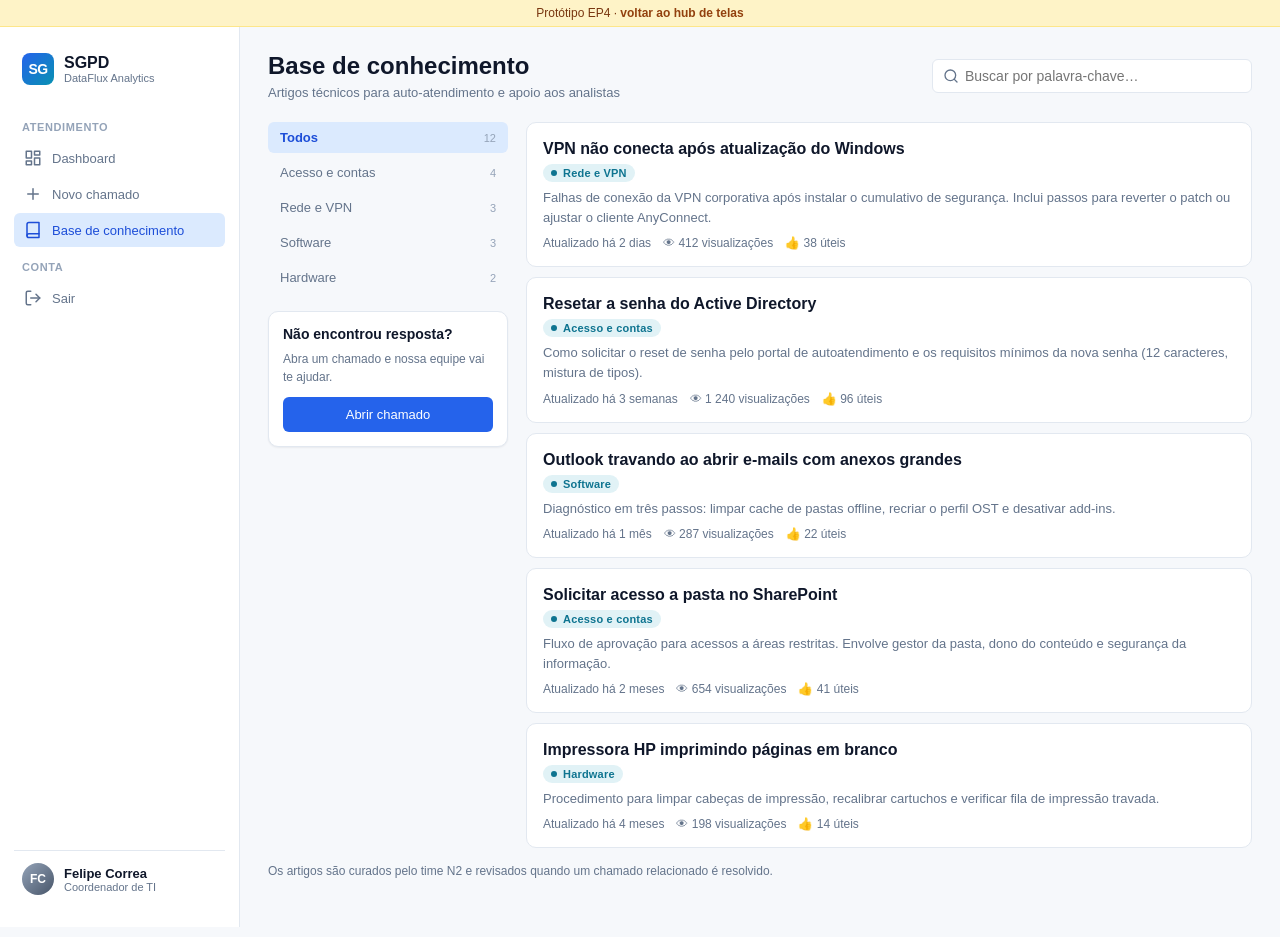
<file: faculdade/psc/ep4/base-conhecimento.html>
<!DOCTYPE html>
<html lang="pt-BR">
<head>
<meta charset="UTF-8">
<meta name="viewport" content="width=device-width, initial-scale=1">
<title>Base de conhecimento · SGPD</title>
<link rel="stylesheet" href="assets/style.css">
</head>
<body>
<div class="proto-banner">Protótipo EP4 · <a href="index.html">voltar ao hub de telas</a></div>
<div class="app">
  <aside class="sidebar">
    <div class="brand">
      <div class="brand-mark">SG</div>
      <div>
        <div>SGPD</div>
        <div class="brand-meta">DataFlux Analytics</div>
      </div>
    </div>
    <nav class="nav">
      <div class="nav-section">Atendimento</div>
      <a href="dashboard.html"><svg class="icon" viewBox="0 0 24 24" fill="none" stroke="currentColor" stroke-width="2" stroke-linecap="round" stroke-linejoin="round"><rect x="3" y="3" width="7" height="9"/><rect x="14" y="3" width="7" height="5"/><rect x="14" y="12" width="7" height="9"/><rect x="3" y="16" width="7" height="5"/></svg>Dashboard</a>
      <a href="abrir-chamado.html"><svg class="icon" viewBox="0 0 24 24" fill="none" stroke="currentColor" stroke-width="2" stroke-linecap="round" stroke-linejoin="round"><line x1="12" y1="5" x2="12" y2="19"/><line x1="5" y1="12" x2="19" y2="12"/></svg>Novo chamado</a>
      <a href="base-conhecimento.html" class="active"><svg class="icon" viewBox="0 0 24 24" fill="none" stroke="currentColor" stroke-width="2" stroke-linecap="round" stroke-linejoin="round"><path d="M4 19.5A2.5 2.5 0 0 1 6.5 17H20"/><path d="M6.5 2H20v20H6.5A2.5 2.5 0 0 1 4 19.5v-15A2.5 2.5 0 0 1 6.5 2z"/></svg>Base de conhecimento</a>
      <div class="nav-section">Conta</div>
      <a href="login.html"><svg class="icon" viewBox="0 0 24 24" fill="none" stroke="currentColor" stroke-width="2" stroke-linecap="round" stroke-linejoin="round"><path d="M9 21H5a2 2 0 0 1-2-2V5a2 2 0 0 1 2-2h4"/><polyline points="16 17 21 12 16 7"/><line x1="21" y1="12" x2="9" y2="12"/></svg>Sair</a>
    </nav>
    <div class="sidebar-footer">
      <div class="avatar">FC</div>
      <div class="user-meta">
        <span class="name">Felipe Correa</span>
        <span class="role">Coordenador de TI</span>
      </div>
    </div>
  </aside>

  <main class="main">
    <div class="topbar">
      <div>
        <h1>Base de conhecimento</h1>
        <div class="subtitle">Artigos técnicos para auto-atendimento e apoio aos analistas</div>
      </div>
      <div class="topbar-actions">
        <input class="search" placeholder="Buscar por palavra-chave…" style="width: 320px;">
      </div>
    </div>

    <div id="list-view" class="kb-grid">
      <div>
        <div class="kb-cats">
          <div class="kb-cat active">Todos<span class="count">12</span></div>
          <div class="kb-cat">Acesso e contas<span class="count">4</span></div>
          <div class="kb-cat">Rede e VPN<span class="count">3</span></div>
          <div class="kb-cat">Software<span class="count">3</span></div>
          <div class="kb-cat">Hardware<span class="count">2</span></div>
        </div>
        <div class="card" style="margin-top: 18px; padding: 14px;">
          <h4 style="margin-bottom: 6px;">Não encontrou resposta?</h4>
          <p style="font-size: 12px; margin-bottom: 10px;">Abra um chamado e nossa equipe vai te ajudar.</p>
          <a href="abrir-chamado.html" class="btn btn-primary" style="width: 100%; justify-content: center;">Abrir chamado</a>
        </div>
      </div>

      <div class="kb-list">
        <div class="kb-item" onclick="openArticle('vpn')">
          <h3>VPN não conecta após atualização do Windows</h3>
          <span class="badge badge-aberto" style="background: rgba(8,145,178,0.12); color: #0e7490;">Rede e VPN</span>
          <p class="excerpt">Falhas de conexão da VPN corporativa após instalar o cumulativo de segurança. Inclui passos para reverter o patch ou ajustar o cliente AnyConnect.</p>
          <div class="meta">
            <span>Atualizado há 2 dias</span>
            <span>👁 412 visualizações</span>
            <span>👍 38 úteis</span>
          </div>
        </div>

        <div class="kb-item" onclick="openArticle('senha')">
          <h3>Resetar a senha do Active Directory</h3>
          <span class="badge badge-aberto" style="background: rgba(8,145,178,0.12); color: #0e7490;">Acesso e contas</span>
          <p class="excerpt">Como solicitar o reset de senha pelo portal de autoatendimento e os requisitos mínimos da nova senha (12 caracteres, mistura de tipos).</p>
          <div class="meta">
            <span>Atualizado há 3 semanas</span>
            <span>👁 1 240 visualizações</span>
            <span>👍 96 úteis</span>
          </div>
        </div>

        <div class="kb-item" onclick="openArticle('outlook')">
          <h3>Outlook travando ao abrir e-mails com anexos grandes</h3>
          <span class="badge badge-aberto" style="background: rgba(8,145,178,0.12); color: #0e7490;">Software</span>
          <p class="excerpt">Diagnóstico em três passos: limpar cache de pastas offline, recriar o perfil OST e desativar add-ins.</p>
          <div class="meta">
            <span>Atualizado há 1 mês</span>
            <span>👁 287 visualizações</span>
            <span>👍 22 úteis</span>
          </div>
        </div>

        <div class="kb-item" onclick="openArticle('sharepoint')">
          <h3>Solicitar acesso a pasta no SharePoint</h3>
          <span class="badge badge-aberto" style="background: rgba(8,145,178,0.12); color: #0e7490;">Acesso e contas</span>
          <p class="excerpt">Fluxo de aprovação para acessos a áreas restritas. Envolve gestor da pasta, dono do conteúdo e segurança da informação.</p>
          <div class="meta">
            <span>Atualizado há 2 meses</span>
            <span>👁 654 visualizações</span>
            <span>👍 41 úteis</span>
          </div>
        </div>

        <div class="kb-item" onclick="openArticle('impressora')">
          <h3>Impressora HP imprimindo páginas em branco</h3>
          <span class="badge badge-aberto" style="background: rgba(8,145,178,0.12); color: #0e7490;">Hardware</span>
          <p class="excerpt">Procedimento para limpar cabeças de impressão, recalibrar cartuchos e verificar fila de impressão travada.</p>
          <div class="meta">
            <span>Atualizado há 4 meses</span>
            <span>👁 198 visualizações</span>
            <span>👍 14 úteis</span>
          </div>
        </div>
      </div>
    </div>

    <article id="article-view" class="kb-article">
      <button class="kb-back" onclick="closeArticle()">← voltar para a lista</button>
      <h2 id="art-title">Título do artigo</h2>
      <div class="meta" id="art-meta">Atualizado há 2 dias · publicado por Equipe N2 · ⏱ leitura 4 min</div>
      <div id="art-body"></div>
    </article>

    <p style="margin-top: 14px; font-size: 12px; color: var(--text-muted);">Os artigos são curados pelo time N2 e revisados quando um chamado relacionado é resolvido.</p>
  </main>
</div>

<script>
const articles = {
  vpn: {
    title: 'VPN não conecta após atualização do Windows',
    body: `
      <p><strong>Sintoma:</strong> a conexão da VPN cai a cada 2-3 minutos e o cliente Cisco AnyConnect retorna o erro <code>Failed to establish a secure connection</code>.</p>
      <p><strong>Causa provável:</strong> incompatibilidade entre o cumulativo de segurança recente do Windows e o cliente AnyConnect 4.10 e anteriores.</p>
      <p><strong>Solução recomendada:</strong></p>
      <ol>
        <li>Atualize o cliente Cisco AnyConnect para a versão 4.10.07061 ou superior pelo Software Center.</li>
        <li>Reinicie o computador após a instalação.</li>
        <li>Caso o problema persista, desinstale temporariamente o patch KB5036893 e abra um chamado para a equipe N2 acompanhar a publicação da correção definitiva.</li>
        <li>Em ambiente residencial, prefira conexão cabeada e desabilite IPv6 nas configurações do adaptador.</li>
      </ol>
      <p><strong>Quando escalar:</strong> se três ou mais colaboradores da mesma área reportarem o mesmo erro no mesmo dia.</p>`
  },
  senha: {
    title: 'Resetar a senha do Active Directory',
    body: `
      <p>O reset de senha pode ser feito pelo portal de autoatendimento sem abrir chamado.</p>
      <ol>
        <li>Acesse <strong>portal-ad.dataflux.com.br</strong> a partir da rede corporativa ou via VPN.</li>
        <li>Clique em <em>Esqueci minha senha</em> e informe o usuário corporativo (formato <code>nome.sobrenome</code>).</li>
        <li>Responda às três perguntas de segurança cadastradas previamente.</li>
        <li>Defina a nova senha respeitando os requisitos mínimos: 12 caracteres, ao menos uma maiúscula, uma minúscula, um número e um caractere especial. Não pode repetir as últimas 5 senhas.</li>
      </ol>
      <p>Se você não tiver as perguntas configuradas, abra chamado na categoria <strong>Acesso e permissões</strong>.</p>`
  },
  outlook: {
    title: 'Outlook travando ao abrir e-mails com anexos grandes',
    body: `
      <p>Diagnóstico em três passos para o cliente Outlook 365:</p>
      <ol>
        <li><strong>Limpar cache OST:</strong> feche o Outlook e remova o arquivo <code>%localappdata%/Microsoft/Outlook/*.ost</code>. Ele será recriado.</li>
        <li><strong>Recriar perfil:</strong> em Painel de Controle → Mail → Mostrar perfis, crie um novo perfil e configure novamente a conta corporativa.</li>
        <li><strong>Desativar add-ins:</strong> em <em>Arquivo → Opções → Suplementos</em>, desabilite gradualmente para identificar conflito.</li>
      </ol>
      <p>Caso o travamento aconteça apenas com anexos &gt; 25 MB, oriente o remetente a enviar via SharePoint.</p>`
  },
  sharepoint: {
    title: 'Solicitar acesso a pasta no SharePoint',
    body: `
      <p>O acesso a áreas restritas exige aprovação em três níveis:</p>
      <ol>
        <li>Aprovação do <strong>gestor imediato</strong> do solicitante.</li>
        <li>Aprovação do <strong>dono da pasta</strong> (geralmente o gestor da área dona do conteúdo).</li>
        <li>Validação automática pela <strong>segurança da informação</strong> nos casos de áreas com classificação Confidencial.</li>
      </ol>
      <p>Para iniciar, abra um chamado na categoria <em>Acesso e permissões</em> informando o link da pasta e a justificativa de uso.</p>`
  },
  impressora: {
    title: 'Impressora HP imprimindo páginas em branco',
    body: `
      <p>Antes de abrir chamado, faça os passos abaixo:</p>
      <ol>
        <li>Pelo painel da impressora, execute <em>Manutenção → Limpeza de cabeçotes</em>.</li>
        <li>Imprima a página de teste e repita a limpeza se as listras persistirem.</li>
        <li>Verifique no nível dos cartuchos se algum está abaixo de 10%.</li>
        <li>Limpe a fila do servidor de impressão pelo painel <code>print.dataflux.com.br/queue</code>.</li>
      </ol>
      <p>Se o sintoma persistir após 30 minutos, abra chamado na categoria <em>Hardware</em>.</p>`
  }
};

function openArticle(id) {
  const a = articles[id];
  if (!a) return;
  document.getElementById('list-view').style.display = 'none';
  const view = document.getElementById('article-view');
  view.classList.add('open');
  document.getElementById('art-title').textContent = a.title;
  document.getElementById('art-body').innerHTML = a.body;
  window.scrollTo(0, 0);
}

function closeArticle() {
  document.getElementById('article-view').classList.remove('open');
  document.getElementById('list-view').style.display = '';
}
</script>
</body>
</html>
</file>
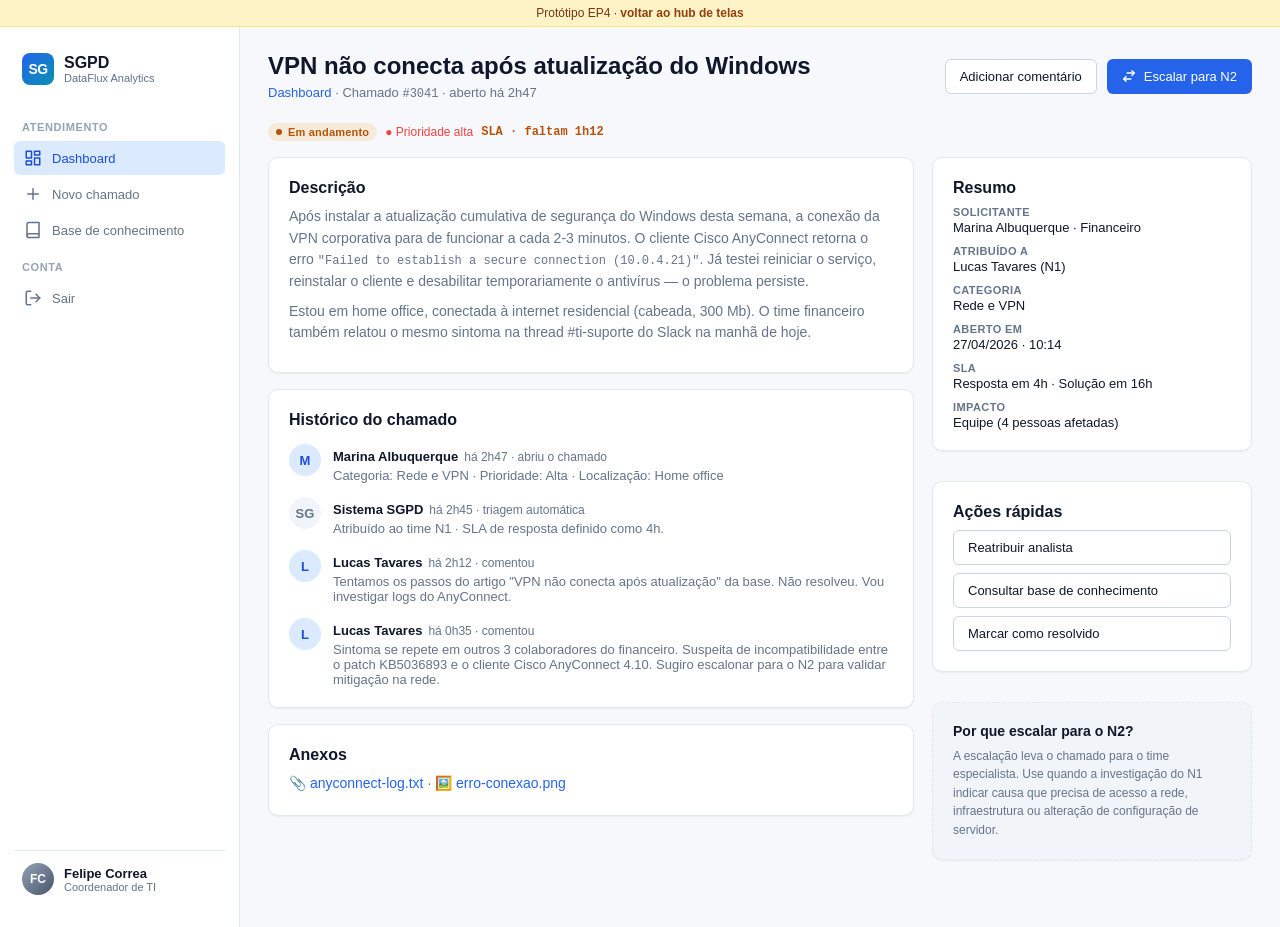
<file: faculdade/psc/ep4/chamado-detalhe.html>
<!DOCTYPE html>
<html lang="pt-BR">
<head>
<meta charset="UTF-8">
<meta name="viewport" content="width=device-width, initial-scale=1">
<title>Chamado #3041 · SGPD</title>
<link rel="stylesheet" href="assets/style.css">
</head>
<body>
<div class="proto-banner">Protótipo EP4 · <a href="index.html">voltar ao hub de telas</a></div>
<div class="app">
  <aside class="sidebar">
    <div class="brand">
      <div class="brand-mark">SG</div>
      <div>
        <div>SGPD</div>
        <div class="brand-meta">DataFlux Analytics</div>
      </div>
    </div>
    <nav class="nav">
      <div class="nav-section">Atendimento</div>
      <a href="dashboard.html" class="active"><svg class="icon" viewBox="0 0 24 24" fill="none" stroke="currentColor" stroke-width="2" stroke-linecap="round" stroke-linejoin="round"><rect x="3" y="3" width="7" height="9"/><rect x="14" y="3" width="7" height="5"/><rect x="14" y="12" width="7" height="9"/><rect x="3" y="16" width="7" height="5"/></svg>Dashboard</a>
      <a href="abrir-chamado.html"><svg class="icon" viewBox="0 0 24 24" fill="none" stroke="currentColor" stroke-width="2" stroke-linecap="round" stroke-linejoin="round"><line x1="12" y1="5" x2="12" y2="19"/><line x1="5" y1="12" x2="19" y2="12"/></svg>Novo chamado</a>
      <a href="base-conhecimento.html"><svg class="icon" viewBox="0 0 24 24" fill="none" stroke="currentColor" stroke-width="2" stroke-linecap="round" stroke-linejoin="round"><path d="M4 19.5A2.5 2.5 0 0 1 6.5 17H20"/><path d="M6.5 2H20v20H6.5A2.5 2.5 0 0 1 4 19.5v-15A2.5 2.5 0 0 1 6.5 2z"/></svg>Base de conhecimento</a>
      <div class="nav-section">Conta</div>
      <a href="login.html"><svg class="icon" viewBox="0 0 24 24" fill="none" stroke="currentColor" stroke-width="2" stroke-linecap="round" stroke-linejoin="round"><path d="M9 21H5a2 2 0 0 1-2-2V5a2 2 0 0 1 2-2h4"/><polyline points="16 17 21 12 16 7"/><line x1="21" y1="12" x2="9" y2="12"/></svg>Sair</a>
    </nav>
    <div class="sidebar-footer">
      <div class="avatar">FC</div>
      <div class="user-meta">
        <span class="name">Felipe Correa</span>
        <span class="role">Coordenador de TI</span>
      </div>
    </div>
  </aside>

  <main class="main">
    <div class="topbar">
      <div>
        <h1>VPN não conecta após atualização do Windows</h1>
        <div class="subtitle">
          <a href="dashboard.html">Dashboard</a> · Chamado <span class="code">#3041</span> · aberto há 2h47
        </div>
      </div>
      <div class="topbar-actions">
        <button class="btn btn-secondary" onclick="alert('Comentário aberto (mock).');">Adicionar comentário</button>
        <button id="btn-escalar" class="btn btn-primary" onclick="document.getElementById('modal-escalar').classList.add('open');">
          <svg width="14" height="14" viewBox="0 0 24 24" fill="none" stroke="currentColor" stroke-width="2.5" stroke-linecap="round" stroke-linejoin="round"><polyline points="17 11 21 7 17 3"/><line x1="21" y1="7" x2="9" y2="7"/><polyline points="7 13 3 17 7 21"/><line x1="3" y1="17" x2="15" y2="17"/></svg>
          Escalar para N2
        </button>
      </div>
    </div>

    <div style="margin-bottom: 16px; display: flex; gap: 8px; align-items: center;">
      <span class="badge badge-andamento">Em andamento</span>
      <span class="priority priority-alta">● Prioridade alta</span>
      <span class="sla warn">SLA · faltam 1h12</span>
    </div>

    <div class="layout-2col">
      <div>
        <div class="card">
          <h3>Descrição</h3>
          <p>
            Após instalar a atualização cumulativa de segurança do Windows desta semana, a conexão da VPN corporativa para de funcionar a cada 2-3 minutos. O cliente Cisco AnyConnect retorna o erro
            <span class="code">"Failed to establish a secure connection (10.0.4.21)"</span>. Já testei reiniciar o serviço, reinstalar o cliente e desabilitar temporariamente o antivírus — o problema persiste.
          </p>
          <p>
            Estou em home office, conectada à internet residencial (cabeada, 300 Mb). O time financeiro também relatou o mesmo sintoma na thread #ti-suporte do Slack na manhã de hoje.
          </p>
        </div>

        <div class="card">
          <h3>Histórico do chamado</h3>
          <div class="timeline">
            <div class="timeline-entry">
              <div class="timeline-dot">M</div>
              <div class="timeline-body">
                <span class="who">Marina Albuquerque</span><span class="when">há 2h47 · abriu o chamado</span>
                <div class="text">Categoria: Rede e VPN · Prioridade: Alta · Localização: Home office</div>
              </div>
            </div>
            <div class="timeline-entry">
              <div class="timeline-dot muted">SG</div>
              <div class="timeline-body">
                <span class="who">Sistema SGPD</span><span class="when">há 2h45 · triagem automática</span>
                <div class="text">Atribuído ao time N1 · SLA de resposta definido como 4h.</div>
              </div>
            </div>
            <div class="timeline-entry">
              <div class="timeline-dot">L</div>
              <div class="timeline-body">
                <span class="who">Lucas Tavares</span><span class="when">há 2h12 · comentou</span>
                <div class="text">Tentamos os passos do artigo "VPN não conecta após atualização" da base. Não resolveu. Vou investigar logs do AnyConnect.</div>
              </div>
            </div>
            <div class="timeline-entry">
              <div class="timeline-dot">L</div>
              <div class="timeline-body">
                <span class="who">Lucas Tavares</span><span class="when">há 0h35 · comentou</span>
                <div class="text">Sintoma se repete em outros 3 colaboradores do financeiro. Suspeita de incompatibilidade entre o patch KB5036893 e o cliente Cisco AnyConnect 4.10. Sugiro escalonar para o N2 para validar mitigação na rede.</div>
              </div>
            </div>
          </div>
        </div>

        <div class="card">
          <h3>Anexos</h3>
          <p style="margin-bottom: 0;">
            <a href="#" onclick="event.preventDefault();">📎 anyconnect-log.txt</a> ·
            <a href="#" onclick="event.preventDefault();">🖼️ erro-conexao.png</a>
          </p>
        </div>
      </div>

      <aside class="side-panel">
        <div class="card">
          <h3>Resumo</h3>
          <div class="meta" style="margin-top: 8px;">
            <div class="meta-item"><span class="k">Solicitante</span><span class="v">Marina Albuquerque · Financeiro</span></div>
            <div class="meta-item"><span class="k">Atribuído a</span><span class="v">Lucas Tavares (N1)</span></div>
            <div class="meta-item"><span class="k">Categoria</span><span class="v">Rede e VPN</span></div>
            <div class="meta-item"><span class="k">Aberto em</span><span class="v">27/04/2026 · 10:14</span></div>
            <div class="meta-item"><span class="k">SLA</span><span class="v">Resposta em 4h · Solução em 16h</span></div>
            <div class="meta-item"><span class="k">Impacto</span><span class="v">Equipe (4 pessoas afetadas)</span></div>
          </div>
        </div>

        <div class="card">
          <h3>Ações rápidas</h3>
          <div class="action-stack" style="margin-top: 8px;">
            <button class="btn btn-secondary" onclick="alert('Reatribuição aberta (mock).');">Reatribuir analista</button>
            <a href="base-conhecimento.html" class="btn btn-secondary" style="text-decoration: none; justify-content: flex-start;">Consultar base de conhecimento</a>
            <button class="btn btn-secondary" onclick="alert('Marcado como resolvido (mock).');">Marcar como resolvido</button>
          </div>
        </div>

        <div class="card" style="background: var(--surface-2); border-style: dashed;">
          <h4 style="margin-bottom: 6px;">Por que escalar para o N2?</h4>
          <p style="font-size: 12px; margin-bottom: 0;">A escalação leva o chamado para o time especialista. Use quando a investigação do N1 indicar causa que precisa de acesso a rede, infraestrutura ou alteração de configuração de servidor.</p>
        </div>
      </aside>
    </div>
  </main>
</div>

<!-- Modal de confirmação de escalonamento (CU2) -->
<div id="modal-escalar" class="modal-backdrop">
  <div class="modal">
    <h3>Escalar chamado #3041 para o N2?</h3>
    <p>Esta ação encaminha o chamado para o time de especialistas e notifica o coordenador. Você poderá acompanhar o status, mas o N2 passa a ser o responsável pela resolução.</p>
    <div class="field">
      <label class="label" for="motivo">Motivo do escalonamento<span class="req">*</span></label>
      <select class="select" id="motivo">
        <option selected>Causa-raiz fora do alcance do N1</option>
        <option>SLA em risco</option>
        <option>Solicitação envolve infraestrutura</option>
        <option>Outro</option>
      </select>
    </div>
    <div class="field">
      <label class="label" for="obs">Observações para o N2</label>
      <textarea class="textarea" id="obs" placeholder="Resuma o que já foi tentado e o que precisa ser validado." style="min-height: 80px;"></textarea>
    </div>
    <div class="form-actions">
      <button class="btn btn-ghost" onclick="document.getElementById('modal-escalar').classList.remove('open');">Cancelar</button>
      <button class="btn btn-primary" onclick="document.getElementById('modal-escalar').classList.remove('open'); document.getElementById('toast').classList.add('show'); setTimeout(()=>{window.location.href='dashboard.html';}, 1400);">Confirmar escalonamento</button>
    </div>
  </div>
</div>

<div id="toast" class="toast toast-success">
  <svg width="14" height="14" viewBox="0 0 24 24" fill="none" stroke="currentColor" stroke-width="3" stroke-linecap="round" stroke-linejoin="round"><polyline points="20 6 9 17 4 12"/></svg>
  Chamado escalado para o N2 · notificação enviada
</div>
</body>
</html>
</file>
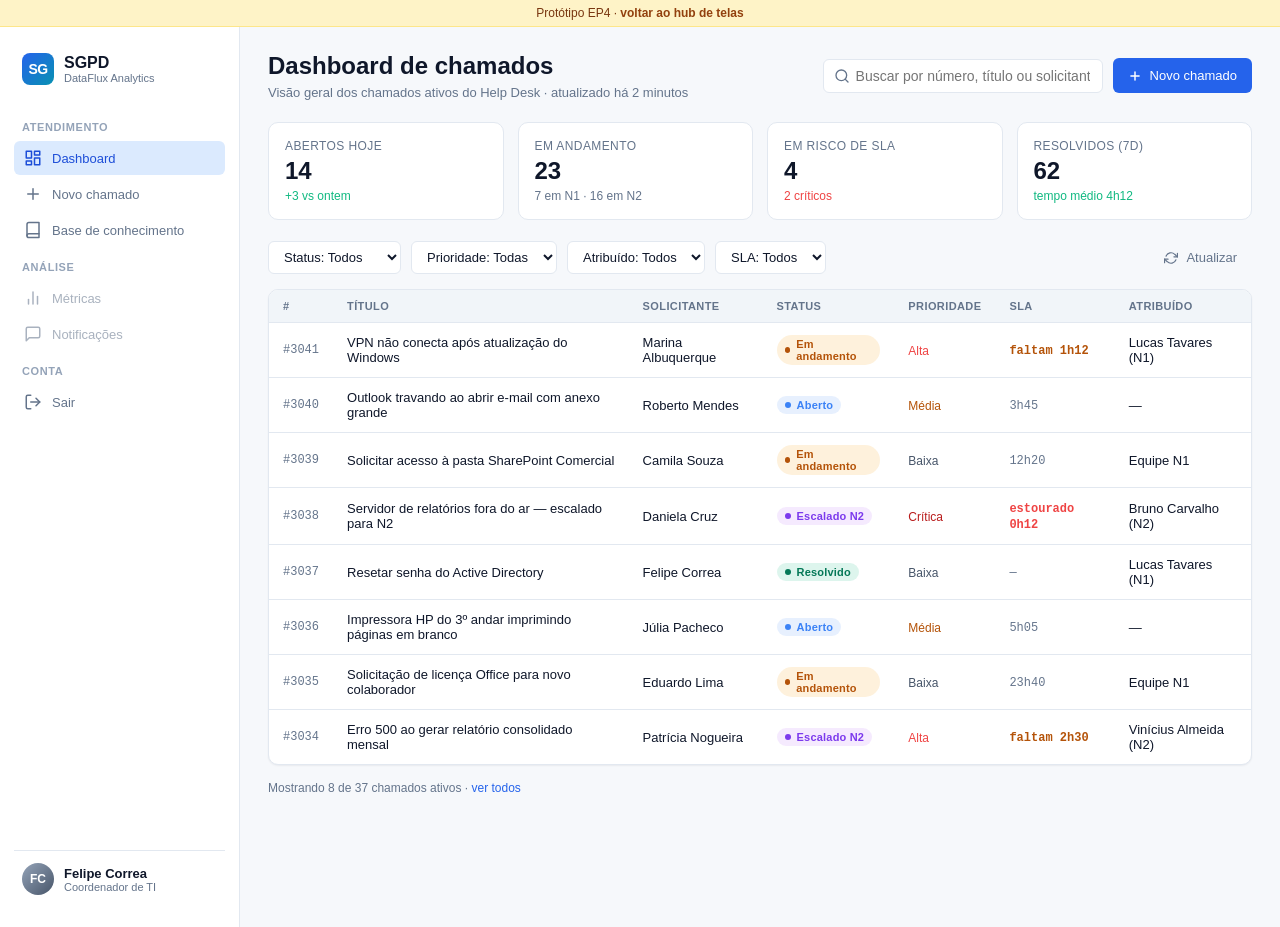
<file: faculdade/psc/ep4/dashboard.html>
<!DOCTYPE html>
<html lang="pt-BR">
<head>
<meta charset="UTF-8">
<meta name="viewport" content="width=device-width, initial-scale=1">
<title>Dashboard de chamados · SGPD</title>
<link rel="stylesheet" href="assets/style.css">
</head>
<body>
<div class="proto-banner">Protótipo EP4 · <a href="index.html">voltar ao hub de telas</a></div>
<div class="app">
  <aside class="sidebar">
    <div class="brand">
      <div class="brand-mark">SG</div>
      <div>
        <div>SGPD</div>
        <div class="brand-meta">DataFlux Analytics</div>
      </div>
    </div>
    <nav class="nav">
      <div class="nav-section">Atendimento</div>
      <a href="dashboard.html" class="active">
        <svg class="icon" viewBox="0 0 24 24" fill="none" stroke="currentColor" stroke-width="2" stroke-linecap="round" stroke-linejoin="round"><rect x="3" y="3" width="7" height="9"/><rect x="14" y="3" width="7" height="5"/><rect x="14" y="12" width="7" height="9"/><rect x="3" y="16" width="7" height="5"/></svg>
        <span>Dashboard</span>
      </a>
      <a href="abrir-chamado.html">
        <svg class="icon" viewBox="0 0 24 24" fill="none" stroke="currentColor" stroke-width="2" stroke-linecap="round" stroke-linejoin="round"><line x1="12" y1="5" x2="12" y2="19"/><line x1="5" y1="12" x2="19" y2="12"/></svg>
        <span>Novo chamado</span>
      </a>
      <a href="base-conhecimento.html">
        <svg class="icon" viewBox="0 0 24 24" fill="none" stroke="currentColor" stroke-width="2" stroke-linecap="round" stroke-linejoin="round"><path d="M4 19.5A2.5 2.5 0 0 1 6.5 17H20"/><path d="M6.5 2H20v20H6.5A2.5 2.5 0 0 1 4 19.5v-15A2.5 2.5 0 0 1 6.5 2z"/></svg>
        <span>Base de conhecimento</span>
      </a>
      <div class="nav-section">Análise</div>
      <a href="#" onclick="event.preventDefault();" style="opacity: .55;">
        <svg class="icon" viewBox="0 0 24 24" fill="none" stroke="currentColor" stroke-width="2" stroke-linecap="round" stroke-linejoin="round"><line x1="18" y1="20" x2="18" y2="10"/><line x1="12" y1="20" x2="12" y2="4"/><line x1="6" y1="20" x2="6" y2="14"/></svg>
        <span>Métricas</span>
      </a>
      <a href="#" onclick="event.preventDefault();" style="opacity: .55;">
        <svg class="icon" viewBox="0 0 24 24" fill="none" stroke="currentColor" stroke-width="2" stroke-linecap="round" stroke-linejoin="round"><path d="M21 15a2 2 0 0 1-2 2H7l-4 4V5a2 2 0 0 1 2-2h14a2 2 0 0 1 2 2z"/></svg>
        <span>Notificações</span>
      </a>
      <div class="nav-section">Conta</div>
      <a href="login.html">
        <svg class="icon" viewBox="0 0 24 24" fill="none" stroke="currentColor" stroke-width="2" stroke-linecap="round" stroke-linejoin="round"><path d="M9 21H5a2 2 0 0 1-2-2V5a2 2 0 0 1 2-2h4"/><polyline points="16 17 21 12 16 7"/><line x1="21" y1="12" x2="9" y2="12"/></svg>
        <span>Sair</span>
      </a>
    </nav>
    <div class="sidebar-footer">
      <div class="avatar">FC</div>
      <div class="user-meta">
        <span class="name">Felipe Correa</span>
        <span class="role">Coordenador de TI</span>
      </div>
    </div>
  </aside>

  <main class="main">
    <div class="topbar">
      <div>
        <h1>Dashboard de chamados</h1>
        <div class="subtitle">Visão geral dos chamados ativos do Help Desk · atualizado há 2 minutos</div>
      </div>
      <div class="topbar-actions">
        <input class="search" placeholder="Buscar por número, título ou solicitante…">
        <a href="abrir-chamado.html" class="btn btn-primary">
          <svg width="14" height="14" viewBox="0 0 24 24" fill="none" stroke="currentColor" stroke-width="2.5" stroke-linecap="round"><line x1="12" y1="5" x2="12" y2="19"/><line x1="5" y1="12" x2="19" y2="12"/></svg>
          Novo chamado
        </a>
      </div>
    </div>

    <div class="kpi-grid">
      <div class="kpi">
        <span class="label">Abertos hoje</span>
        <span class="value">14</span>
        <span class="delta up">+3 vs ontem</span>
      </div>
      <div class="kpi">
        <span class="label">Em andamento</span>
        <span class="value">23</span>
        <span class="delta">7 em N1 · 16 em N2</span>
      </div>
      <div class="kpi">
        <span class="label">Em risco de SLA</span>
        <span class="value">4</span>
        <span class="delta down">2 críticos</span>
      </div>
      <div class="kpi">
        <span class="label">Resolvidos (7d)</span>
        <span class="value">62</span>
        <span class="delta up">tempo médio 4h12</span>
      </div>
    </div>

    <div class="toolbar">
      <select class="filter">
        <option>Status: Todos</option>
        <option>Aberto</option>
        <option>Em andamento</option>
        <option>Escalado</option>
        <option>Resolvido</option>
      </select>
      <select class="filter">
        <option>Prioridade: Todas</option>
        <option>Crítica</option>
        <option>Alta</option>
        <option>Média</option>
        <option>Baixa</option>
      </select>
      <select class="filter">
        <option>Atribuído: Todos</option>
        <option>Mim</option>
        <option>Equipe N1</option>
        <option>Equipe N2</option>
      </select>
      <select class="filter">
        <option>SLA: Todos</option>
        <option>Em risco</option>
        <option>Estourado</option>
      </select>
      <button class="btn btn-ghost" style="margin-left: auto;">
        <svg width="14" height="14" viewBox="0 0 24 24" fill="none" stroke="currentColor" stroke-width="2" stroke-linecap="round"><polyline points="23 4 23 10 17 10"/><polyline points="1 20 1 14 7 14"/><path d="M3.51 9a9 9 0 0 1 14.85-3.36L23 10M1 14l4.64 4.36A9 9 0 0 0 20.49 15"/></svg>
          Atualizar
      </button>
    </div>

    <div class="table-card">
      <table>
        <thead>
          <tr>
            <th>#</th>
            <th>Título</th>
            <th>Solicitante</th>
            <th>Status</th>
            <th>Prioridade</th>
            <th>SLA</th>
            <th>Atribuído</th>
          </tr>
        </thead>
        <tbody>
          <tr onclick="window.location.href='chamado-detalhe.html'">
            <td class="code">#3041</td>
            <td>VPN não conecta após atualização do Windows</td>
            <td>Marina Albuquerque</td>
            <td><span class="badge badge-andamento">Em andamento</span></td>
            <td><span class="priority priority-alta">Alta</span></td>
            <td><span class="sla warn">faltam 1h12</span></td>
            <td>Lucas Tavares (N1)</td>
          </tr>
          <tr onclick="window.location.href='chamado-detalhe.html'">
            <td class="code">#3040</td>
            <td>Outlook travando ao abrir e-mail com anexo grande</td>
            <td>Roberto Mendes</td>
            <td><span class="badge badge-aberto">Aberto</span></td>
            <td><span class="priority priority-media">Média</span></td>
            <td><span class="sla">3h45</span></td>
            <td>—</td>
          </tr>
          <tr onclick="window.location.href='chamado-detalhe.html'">
            <td class="code">#3039</td>
            <td>Solicitar acesso à pasta SharePoint Comercial</td>
            <td>Camila Souza</td>
            <td><span class="badge badge-andamento">Em andamento</span></td>
            <td><span class="priority priority-baixa">Baixa</span></td>
            <td><span class="sla">12h20</span></td>
            <td>Equipe N1</td>
          </tr>
          <tr onclick="window.location.href='chamado-detalhe.html'">
            <td class="code">#3038</td>
            <td>Servidor de relatórios fora do ar — escalado para N2</td>
            <td>Daniela Cruz</td>
            <td><span class="badge badge-escalado">Escalado N2</span></td>
            <td><span class="priority priority-critica">Crítica</span></td>
            <td><span class="sla crit">estourado 0h12</span></td>
            <td>Bruno Carvalho (N2)</td>
          </tr>
          <tr onclick="window.location.href='chamado-detalhe.html'">
            <td class="code">#3037</td>
            <td>Resetar senha do Active Directory</td>
            <td>Felipe Correa</td>
            <td><span class="badge badge-resolvido">Resolvido</span></td>
            <td><span class="priority priority-baixa">Baixa</span></td>
            <td><span class="sla">—</span></td>
            <td>Lucas Tavares (N1)</td>
          </tr>
          <tr onclick="window.location.href='chamado-detalhe.html'">
            <td class="code">#3036</td>
            <td>Impressora HP do 3º andar imprimindo páginas em branco</td>
            <td>Júlia Pacheco</td>
            <td><span class="badge badge-aberto">Aberto</span></td>
            <td><span class="priority priority-media">Média</span></td>
            <td><span class="sla">5h05</span></td>
            <td>—</td>
          </tr>
          <tr onclick="window.location.href='chamado-detalhe.html'">
            <td class="code">#3035</td>
            <td>Solicitação de licença Office para novo colaborador</td>
            <td>Eduardo Lima</td>
            <td><span class="badge badge-andamento">Em andamento</span></td>
            <td><span class="priority priority-baixa">Baixa</span></td>
            <td><span class="sla">23h40</span></td>
            <td>Equipe N1</td>
          </tr>
          <tr onclick="window.location.href='chamado-detalhe.html'">
            <td class="code">#3034</td>
            <td>Erro 500 ao gerar relatório consolidado mensal</td>
            <td>Patrícia Nogueira</td>
            <td><span class="badge badge-escalado">Escalado N2</span></td>
            <td><span class="priority priority-alta">Alta</span></td>
            <td><span class="sla warn">faltam 2h30</span></td>
            <td>Vinícius Almeida (N2)</td>
          </tr>
        </tbody>
      </table>
    </div>

    <p style="margin-top: 14px; font-size: 12px; color: var(--text-muted);">Mostrando 8 de 37 chamados ativos · <a href="#" onclick="event.preventDefault();">ver todos</a></p>
  </main>
</div>
</body>
</html>
</file>
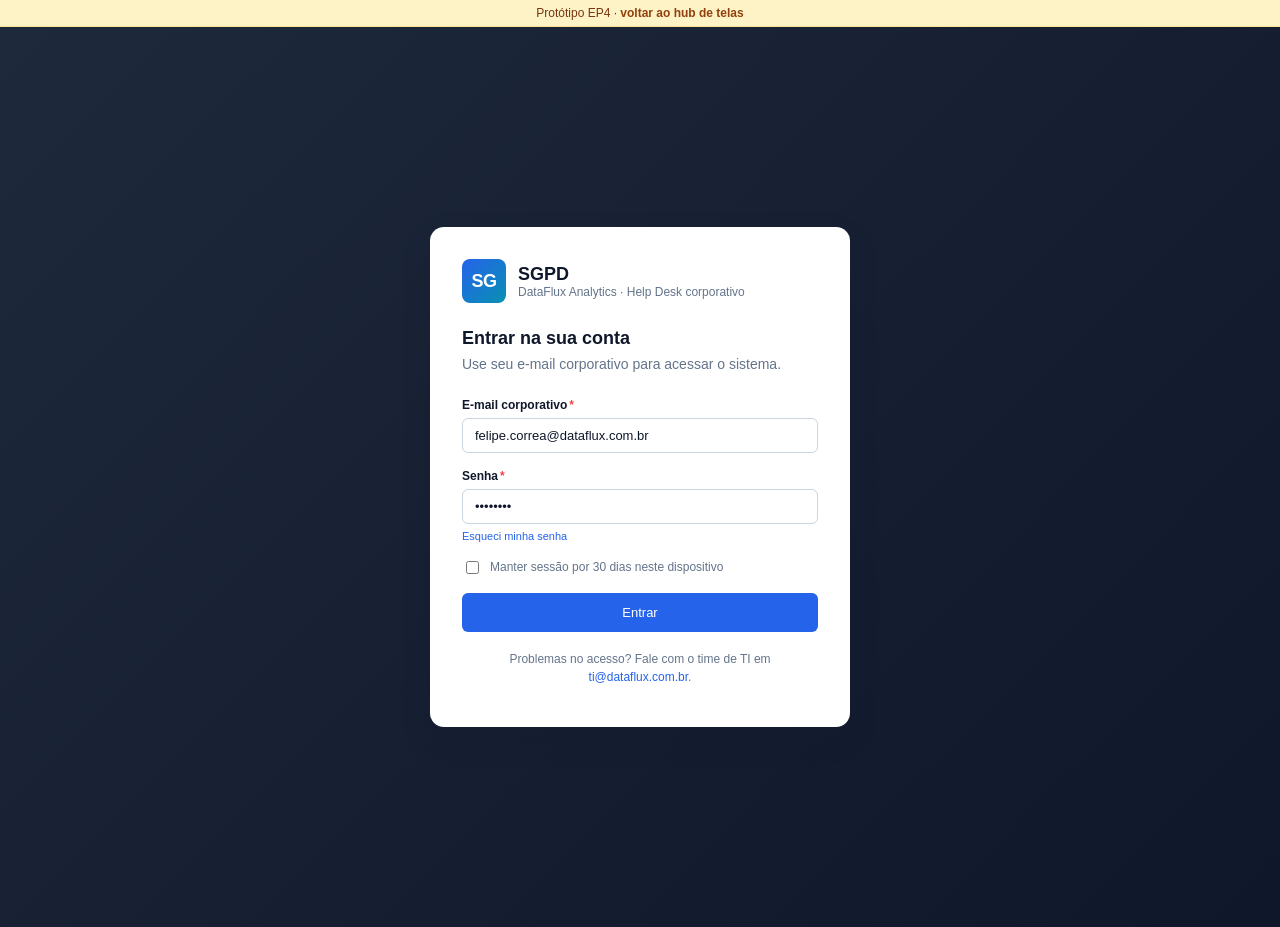
<file: faculdade/psc/ep4/login.html>
<!DOCTYPE html>
<html lang="pt-BR">
<head>
<meta charset="UTF-8">
<meta name="viewport" content="width=device-width, initial-scale=1">
<title>Login · SGPD</title>
<link rel="stylesheet" href="assets/style.css">
</head>
<body>
<div class="proto-banner">Protótipo EP4 · <a href="index.html">voltar ao hub de telas</a></div>
<div class="login-screen">
  <form class="login-card" onsubmit="event.preventDefault(); window.location.href='dashboard.html';">
    <div class="login-brand">
      <div class="brand-mark">SG</div>
      <div>
        <div class="name">SGPD</div>
        <div class="meta">DataFlux Analytics · Help Desk corporativo</div>
      </div>
    </div>

    <h2 style="margin-bottom: 4px;">Entrar na sua conta</h2>
    <p style="margin-bottom: 22px;">Use seu e-mail corporativo para acessar o sistema.</p>

    <div class="field">
      <label class="label" for="email">E-mail corporativo<span class="req">*</span></label>
      <input class="input" id="email" type="email" placeholder="seu.nome@dataflux.com.br" value="felipe.correa@dataflux.com.br" required>
    </div>

    <div class="field">
      <label class="label" for="senha">Senha<span class="req">*</span></label>
      <input class="input" id="senha" type="password" placeholder="••••••••" value="********" required>
      <span class="helper"><a href="#" onclick="event.preventDefault(); alert('Recuperação de senha enviada por e-mail (mock).');">Esqueci minha senha</a></span>
    </div>

    <div class="field" style="flex-direction: row; align-items: center; gap: 8px;">
      <input id="lembrar" type="checkbox" style="accent-color: var(--primary);">
      <label class="label" for="lembrar" style="font-weight: 500; color: var(--text-muted);">Manter sessão por 30 dias neste dispositivo</label>
    </div>

    <button class="btn btn-primary" type="submit" style="width: 100%; justify-content: center; padding: 11px;">Entrar</button>

    <p style="margin-top: 18px; text-align: center; font-size: 12px;">
      Problemas no acesso? Fale com o time de TI em <a href="#">ti@dataflux.com.br</a>.
    </p>
  </form>
</div>
</body>
</html>
</file>
<file: mudanca/assets/index-BPBq54X7.css>
:root{--bg:#f6f6f4;--surface:#fff;--sunk:#f0f0ed;--text:#1a1a1a;--muted:#5f6368;--border:#dcdcd7;--accent:#1f5fd1;--on-fill:#fff;--urgent:#b42318;--sell:#b54708;--keep:#18794e;--other:#475467;--none:#c4c4be;--radius:8px;--lightningcss-light:initial;--lightningcss-dark: ;color-scheme:light dark}@media (prefers-color-scheme:dark){:root{--lightningcss-light: ;--lightningcss-dark:initial;--bg:#111213;--surface:#1b1c1e;--sunk:#242628;--text:#ececec;--muted:#a0a4a8;--border:#303236;--accent:#7aa7ff;--on-fill:#111213;--urgent:#ff8a7a;--sell:#f39a55;--keep:#55c493;--other:#a9b3c1;--none:#4a4d52}}*{box-sizing:border-box}html{-webkit-text-size-adjust:100%}body{background:var(--bg);min-height:100dvh;color:var(--text);-webkit-font-smoothing:antialiased;margin:0;font:400 16px/1.45 Inter,system-ui,-apple-system,sans-serif}button,input,textarea{font:inherit;color:inherit}button{cursor:pointer;-webkit-tap-highlight-color:transparent;background:0 0;border:0;padding:0}:focus-visible{outline:2px solid var(--accent);outline-offset:2px}h1,h2,p,ul,dl,dd,fieldset{border:0;margin:0;padding:0}ul{list-style:none}.muted{color:var(--muted)}.app{max-width:720px;padding:max(12px, env(safe-area-inset-top)) 16px calc(48px + env(safe-area-inset-bottom));margin:0 auto}.top{gap:8px;padding:4px 0 12px;display:grid}.top-row{align-items:center;gap:12px;display:flex}.top h1{white-space:nowrap;text-overflow:ellipsis;flex:1;min-width:0;font-size:18px;font-weight:600;overflow:hidden}.top h1 span{color:var(--muted);margin-left:6px;font-size:14px;font-weight:400}.sync{color:var(--muted);flex:none;align-items:center;gap:6px;font-size:13px;display:inline-flex}.sync i{background:var(--keep);border-radius:50%;width:8px;height:8px}.sync-saving i{background:var(--accent)}.sync-offline{color:var(--urgent);font-weight:500}.sync-offline i{background:var(--urgent)}.progress{background:var(--border);border-radius:3px;flex:1;height:6px;overflow:hidden}.progress span{background:var(--keep);height:100%;transition:width .3s;display:block}.progress-label{color:var(--muted);font-variant-numeric:tabular-nums;font-size:13px}.link-button{color:var(--muted);padding:8px 0 8px 4px;font-size:13px;text-decoration:underline}.tabs{z-index:5;background:var(--bg);border-bottom:1px solid var(--border);grid-template-columns:repeat(3,1fr);margin:0 -16px;padding:0 16px;display:grid;position:sticky;top:0}.tabs button{min-height:48px;color:var(--muted);border-bottom:2px solid #0000;justify-content:center;align-items:center;gap:6px;margin-bottom:-1px;font-weight:500;display:flex}.tabs small{background:var(--sunk);min-width:22px;color:var(--muted);font-variant-numeric:tabular-nums;border-radius:10px;padding:1px 6px;font-size:12px;font-weight:500}.tabs [aria-selected=true]{color:var(--text);border-bottom-color:var(--accent);font-weight:600}.tabs [aria-selected=true] small{background:var(--accent);color:var(--on-fill)}.filters{scrollbar-width:none;gap:6px;margin:0 -16px;padding:12px 16px;display:flex;overflow-x:auto}.filters::-webkit-scrollbar{display:none}.filters button{border:1px solid var(--border);background:var(--surface);min-height:36px;color:var(--muted);white-space:nowrap;border-radius:18px;flex:none;padding:0 14px;font-size:14px}.filters [aria-pressed=true]{border-color:var(--accent);background:var(--accent);color:var(--on-fill);font-weight:500}.chip,.place{background:var(--sunk);color:var(--muted);white-space:nowrap;border-radius:10px;flex:none;padding:4px 8px;font-size:12px;line-height:1}.place{border:1px solid var(--border);background:0 0;border-radius:4px}.add-bar{gap:8px;margin-bottom:20px;display:flex}.add-bar input{border:1px solid var(--border);border-radius:var(--radius);background:var(--surface);flex:1;min-width:0;height:48px;padding:0 14px}.add-bar input::placeholder,.text-input::placeholder{color:var(--muted)}.add-bar input:focus,.text-input:focus,.title-input:focus{border-color:var(--accent);outline:none}.add-bar button{border-radius:var(--radius);background:var(--accent);width:48px;height:48px;color:var(--on-fill);place-items:center;display:grid}.add-bar button:disabled{opacity:.4}.group{margin-bottom:20px}.group-title{letter-spacing:.04em;text-transform:uppercase;color:var(--muted);align-items:center;gap:8px;margin-bottom:8px;font-size:13px;font-weight:600;display:flex}.group-title small{font-size:13px;font-weight:400}.prio{letter-spacing:0;border:1px solid var(--border);color:var(--muted);border-radius:4px;padding:2px 8px;font-size:13px}.prio-0{background:var(--urgent);border-color:var(--urgent);color:var(--on-fill)}.prio-1{border-color:var(--text);color:var(--text)}.rows{background:var(--surface);border:1px solid var(--border);border-radius:var(--radius)}.row{align-items:flex-start;display:flex}.row+.row{border-top:1px solid var(--border)}.check{width:48px;height:48px;color:var(--on-fill);flex:none;place-items:center;display:grid}.check:before{content:"";border:2px solid var(--muted);border-radius:5px;grid-area:1/1;width:22px;height:22px}.check svg{z-index:1;grid-area:1/1}.check[aria-checked=true]:before{background:var(--keep);border-color:var(--keep)}.row-body{cursor:pointer;flex:1;min-width:0;padding:12px 12px 12px 0}.row-head{justify-content:space-between;align-items:flex-start;gap:10px;display:flex}.row-title{overflow-wrap:anywhere;font-weight:500;line-height:1.35}.row-tags{flex:none;align-items:center;gap:6px;display:flex}.is-done .row-title{color:var(--muted);font-weight:400;text-decoration:line-through}.is-done .decision,.is-done .notes-preview{opacity:.6}.notes{white-space:pre-line;overflow-wrap:anywhere;color:var(--muted);font-size:14px}.notes a{color:var(--accent);text-underline-offset:3px;font-weight:500}.notes-preview{-webkit-line-clamp:3;-webkit-box-orient:vertical;margin-top:4px;display:-webkit-box;overflow:hidden}.notes-links{margin-top:8px}.empty{text-align:center;color:var(--muted);border:1px dashed var(--border);border-radius:var(--radius);margin-bottom:20px;padding:28px 12px;font-size:14px}.done-toggle{min-height:44px;color:var(--muted);font-size:14px;font-weight:500}.decision{border:1px solid var(--border);border-radius:6px;grid-template-columns:repeat(3,auto);margin-top:10px;display:inline-grid;overflow:hidden}.decision button{min-height:36px;color:var(--muted);padding:0 14px;font-size:14px}.decision button+button{border-left:1px solid var(--border)}.decision [aria-checked=true],.choices [class*=tone-][aria-pressed=true]{color:var(--on-fill);border-color:#0000;font-weight:500}.decision-sell[aria-checked=true],.choices .tone-sell[aria-pressed=true],.fill-sell{background:var(--sell)}.decision-keep[aria-checked=true],.choices .tone-keep[aria-pressed=true],.fill-keep{background:var(--keep)}.decision-other[aria-checked=true],.choices .tone-other[aria-pressed=true],.fill-other{background:var(--other)}.fill-none{background:var(--none)}.tally{background:var(--surface);border:1px solid var(--border);border-radius:var(--radius);margin-bottom:12px;padding:12px 14px}.tally-bar{border-radius:4px;gap:2px;height:8px;display:flex;overflow:hidden}.tally dl{flex-wrap:wrap;gap:6px 16px;margin-top:10px;display:flex}.tally dl div,.tally dt{color:var(--muted);align-items:center;gap:6px;font-size:13px;display:flex}.tally i{border-radius:2px;width:10px;height:10px}.tally dd{color:var(--text);font-variant-numeric:tabular-nums;font-weight:600}.segmented{color:var(--muted);align-items:center;gap:6px;margin-bottom:20px;font-size:14px;display:flex}.segmented span{margin-right:2px}.segmented button{border:1px solid var(--border);background:var(--surface);min-height:36px;color:var(--muted);border-radius:6px;padding:0 12px}.segmented [aria-selected=true]{border-color:var(--text);color:var(--text);font-weight:500}.sheet{background:var(--surface);width:min(560px,100%);max-width:100%;max-height:92dvh;color:var(--text);border:0;border-radius:14px 14px 0 0;margin:auto auto 0;padding:0;overflow-y:auto}.sheet::backdrop{background:#00000080}@media (width>=640px){.sheet{border-radius:12px;margin:auto}}.sheet-inner{padding:16px 18px calc(18px + env(safe-area-inset-bottom));gap:18px;display:grid}.sheet-head{justify-content:space-between;align-items:center;display:flex}.sheet-head h2{color:var(--muted);font-size:14px;font-weight:500}.icon-button{width:44px;height:44px;color:var(--muted);border-radius:50%;place-items:center;margin:-10px -10px -10px 0;display:grid}.title-input{resize:none;border:1px solid var(--border);border-radius:var(--radius);background:var(--surface);width:100%;padding:10px 12px;font-size:18px;font-weight:600;line-height:1.3}.field legend{color:var(--text);margin-bottom:8px;font-size:13px;font-weight:600}.field legend em{color:var(--muted);margin-left:6px;font-style:normal;font-weight:400}.choices{flex-wrap:wrap;gap:6px;display:flex}.choices button,.number{border:1px solid var(--border);min-height:44px;color:var(--muted);border-radius:6px;align-items:center;gap:8px;padding:0 14px;font-size:14px;display:inline-flex}.choices [aria-pressed=true]{background:var(--text);border-color:var(--text);color:var(--surface);font-weight:500}.number{padding-right:5px}.number input{background:var(--sunk);text-align:center;width:62px;height:32px;color:var(--text);font-variant-numeric:tabular-nums;border:0;border-radius:4px}.text-input{border:1px solid var(--border);border-radius:var(--radius);background:var(--surface);width:100%;padding:12px 13px}.notes-input{resize:vertical;min-height:120px;line-height:1.45}.done-field{align-items:center;gap:10px;min-height:44px;font-weight:500;display:flex}.done-field input{width:22px;height:22px;accent-color:var(--keep)}.sheet-actions{justify-content:space-between;gap:10px;display:flex}.primary,.ghost,.danger{border-radius:var(--radius);min-height:48px;padding:0 22px;font-weight:600}.primary{background:var(--accent);color:var(--on-fill);flex:1;max-width:240px;margin-left:auto}.primary:disabled{opacity:.4}.ghost{color:var(--urgent);padding:0 6px;font-weight:500}.danger{background:var(--urgent);color:var(--on-fill)}.gate{place-items:center;min-height:100dvh;padding:20px;display:grid}.gate-card{background:var(--surface);border:1px solid var(--border);border-radius:12px;gap:12px;width:min(380px,100%);padding:24px 20px;display:grid}.gate-card h1{font-size:24px;font-weight:600}.gate-card p{font-size:14px}.gate-card .primary{max-width:none;margin:4px 0 0}.gate-error{color:var(--urgent);font-weight:500}@media (prefers-reduced-motion:reduce){*{transition:none!important}}
</file>
<file: faculdade/psc/ep4/assets/style.css>
:root {
  --primary: #2563eb;
  --primary-dark: #1d4ed8;
  --primary-soft: #dbeafe;
  --bg: #f6f8fb;
  --surface: #ffffff;
  --surface-2: #f1f5f9;
  --border: #e2e8f0;
  --border-strong: #cbd5e1;
  --text: #0f172a;
  --text-muted: #64748b;
  --text-faint: #94a3b8;
  --accent: #0891b2;
  --status-aberto: #3b82f6;
  --status-andamento: #f59e0b;
  --status-resolvido: #10b981;
  --status-critico: #ef4444;
  --status-escalado: #a855f7;
  --shadow-sm: 0 1px 2px rgba(15, 23, 42, 0.06);
  --shadow: 0 4px 12px rgba(15, 23, 42, 0.08);
  --shadow-lg: 0 12px 32px rgba(15, 23, 42, 0.10);
  --radius: 10px;
  --radius-sm: 6px;
  --space: 16px;
  --font: "Inter", -apple-system, BlinkMacSystemFont, "Segoe UI", Roboto, "Helvetica Neue", Arial, sans-serif;
  --font-mono: "JetBrains Mono", ui-monospace, SFMono-Regular, Menlo, monospace;
}

* { box-sizing: border-box; }

html, body {
  margin: 0;
  padding: 0;
  font-family: var(--font);
  font-size: 14px;
  color: var(--text);
  background: var(--bg);
  -webkit-font-smoothing: antialiased;
  text-rendering: optimizeLegibility;
}

a { color: var(--primary); text-decoration: none; }
a:hover { text-decoration: underline; }

button { font-family: inherit; cursor: pointer; }
input, select, textarea { font-family: inherit; font-size: 14px; }

h1, h2, h3, h4 { margin: 0 0 8px; line-height: 1.25; color: var(--text); }
h1 { font-size: 24px; font-weight: 700; }
h2 { font-size: 18px; font-weight: 600; }
h3 { font-size: 16px; font-weight: 600; }
h4 { font-size: 14px; font-weight: 600; }
p { margin: 0 0 8px; color: var(--text-muted); line-height: 1.55; }

.app {
  display: grid;
  grid-template-columns: 240px 1fr;
  min-height: 100vh;
}

.sidebar {
  background: var(--surface);
  border-right: 1px solid var(--border);
  padding: 20px 14px;
  display: flex;
  flex-direction: column;
  gap: 18px;
  position: sticky;
  top: 0;
  height: 100vh;
}

.brand {
  display: flex;
  align-items: center;
  gap: 10px;
  padding: 6px 8px;
  font-weight: 700;
  font-size: 16px;
  color: var(--text);
}

.brand-mark {
  width: 32px;
  height: 32px;
  border-radius: 8px;
  background: linear-gradient(135deg, var(--primary), var(--accent));
  color: #fff;
  display: grid;
  place-items: center;
  font-size: 14px;
  font-weight: 800;
  letter-spacing: -0.5px;
}

.brand-meta { font-size: 11px; color: var(--text-muted); font-weight: 500; }

.nav { display: flex; flex-direction: column; gap: 2px; }

.nav-section {
  font-size: 11px;
  text-transform: uppercase;
  letter-spacing: 0.6px;
  color: var(--text-faint);
  padding: 12px 8px 6px;
  font-weight: 600;
}

.nav a {
  display: flex;
  align-items: center;
  gap: 10px;
  padding: 8px 10px;
  border-radius: var(--radius-sm);
  color: var(--text-muted);
  font-weight: 500;
  font-size: 13px;
  transition: background 0.12s, color 0.12s;
}

.nav a:hover {
  background: var(--surface-2);
  color: var(--text);
  text-decoration: none;
}

.nav a.active {
  background: var(--primary-soft);
  color: var(--primary-dark);
}

.nav .icon {
  width: 18px;
  height: 18px;
  display: inline-block;
  flex: 0 0 18px;
}

.sidebar-footer {
  margin-top: auto;
  padding: 12px 8px;
  border-top: 1px solid var(--border);
  display: flex;
  align-items: center;
  gap: 10px;
}

.avatar {
  width: 32px;
  height: 32px;
  border-radius: 50%;
  background: linear-gradient(135deg, #94a3b8, #475569);
  color: #fff;
  display: grid;
  place-items: center;
  font-size: 12px;
  font-weight: 600;
}

.user-meta { display: flex; flex-direction: column; }
.user-meta .name { font-weight: 600; font-size: 13px; }
.user-meta .role { font-size: 11px; color: var(--text-muted); }

.main { padding: 24px 28px 48px; }

.topbar {
  display: flex;
  align-items: center;
  justify-content: space-between;
  margin-bottom: 22px;
  gap: 16px;
}

.topbar h1 { margin: 0; }
.topbar .subtitle { color: var(--text-muted); font-size: 13px; margin-top: 4px; }

.topbar-actions { display: flex; gap: 10px; align-items: center; }

.search {
  background: var(--surface);
  border: 1px solid var(--border);
  border-radius: var(--radius-sm);
  padding: 8px 12px 8px 32px;
  width: 280px;
  background-image: url("data:image/svg+xml;utf8,<svg xmlns='http://www.w3.org/2000/svg' width='16' height='16' viewBox='0 0 24 24' fill='none' stroke='%2364748b' stroke-width='2' stroke-linecap='round' stroke-linejoin='round'><circle cx='11' cy='11' r='8'/><line x1='21' y1='21' x2='16.65' y2='16.65'/></svg>");
  background-repeat: no-repeat;
  background-position: 10px center;
}

.btn {
  display: inline-flex;
  align-items: center;
  gap: 8px;
  padding: 9px 14px;
  border-radius: var(--radius-sm);
  border: 1px solid transparent;
  font-weight: 500;
  font-size: 13px;
  cursor: pointer;
  transition: background 0.12s, border-color 0.12s, color 0.12s;
}

.btn-primary {
  background: var(--primary);
  color: #fff;
}

.btn-primary:hover { background: var(--primary-dark); }

.btn-secondary {
  background: var(--surface);
  border-color: var(--border-strong);
  color: var(--text);
}

.btn-secondary:hover { background: var(--surface-2); }

.btn-ghost {
  background: transparent;
  color: var(--text-muted);
}

.btn-ghost:hover { background: var(--surface-2); color: var(--text); }

.btn-danger {
  background: var(--status-critico);
  color: #fff;
}

.card {
  background: var(--surface);
  border: 1px solid var(--border);
  border-radius: var(--radius);
  padding: 20px;
  box-shadow: var(--shadow-sm);
}

.card + .card { margin-top: 16px; }

.kpi-grid {
  display: grid;
  grid-template-columns: repeat(4, 1fr);
  gap: 14px;
  margin-bottom: 20px;
}

.kpi {
  background: var(--surface);
  border: 1px solid var(--border);
  border-radius: var(--radius);
  padding: 16px;
  display: flex;
  flex-direction: column;
  gap: 4px;
}

.kpi .label { font-size: 12px; color: var(--text-muted); text-transform: uppercase; letter-spacing: 0.4px; font-weight: 500; }
.kpi .value { font-size: 24px; font-weight: 700; }
.kpi .delta { font-size: 12px; color: var(--text-muted); }
.kpi .delta.up { color: var(--status-resolvido); }
.kpi .delta.down { color: var(--status-critico); }

.toolbar {
  display: flex;
  gap: 10px;
  align-items: center;
  flex-wrap: wrap;
  margin-bottom: 14px;
}

.filter {
  background: var(--surface);
  border: 1px solid var(--border);
  border-radius: var(--radius-sm);
  padding: 7px 11px;
  font-size: 13px;
  color: var(--text);
}

.table-card { background: var(--surface); border: 1px solid var(--border); border-radius: var(--radius); overflow: hidden; box-shadow: var(--shadow-sm); }

table { width: 100%; border-collapse: collapse; }

thead th {
  text-align: left;
  font-size: 11px;
  text-transform: uppercase;
  letter-spacing: 0.4px;
  color: var(--text-muted);
  background: var(--surface-2);
  padding: 10px 14px;
  border-bottom: 1px solid var(--border);
  font-weight: 600;
}

tbody td {
  padding: 12px 14px;
  border-bottom: 1px solid var(--border);
  font-size: 13px;
  color: var(--text);
}

tbody tr:last-child td { border-bottom: none; }

tbody tr { transition: background 0.1s; cursor: pointer; }
tbody tr:hover { background: var(--surface-2); }

.code { font-family: var(--font-mono); font-size: 12px; color: var(--text-muted); }

.badge {
  display: inline-flex;
  align-items: center;
  gap: 6px;
  padding: 3px 8px;
  border-radius: 999px;
  font-size: 11px;
  font-weight: 600;
  letter-spacing: 0.2px;
}

.badge::before {
  content: "";
  width: 6px;
  height: 6px;
  border-radius: 50%;
  background: currentColor;
}

.badge-aberto { background: rgba(59, 130, 246, 0.12); color: var(--status-aberto); }
.badge-andamento { background: rgba(245, 158, 11, 0.14); color: #b45309; }
.badge-resolvido { background: rgba(16, 185, 129, 0.14); color: #047857; }
.badge-critico { background: rgba(239, 68, 68, 0.12); color: var(--status-critico); }
.badge-escalado { background: rgba(168, 85, 247, 0.12); color: #7c3aed; }

.priority {
  display: inline-flex;
  align-items: center;
  gap: 4px;
  font-size: 12px;
  font-weight: 500;
  color: var(--text);
}

.priority-baixa { color: #475569; }
.priority-media { color: #b45309; }
.priority-alta { color: var(--status-critico); }
.priority-critica { color: #b91c1c; }

.sla {
  font-family: var(--font-mono);
  font-size: 12px;
  color: var(--text-muted);
}

.sla.warn { color: #b45309; font-weight: 600; }
.sla.crit { color: var(--status-critico); font-weight: 700; }

/* Form components */
.form-grid {
  display: grid;
  grid-template-columns: 1fr 1fr;
  gap: 18px;
}

.field { display: flex; flex-direction: column; gap: 6px; margin-bottom: 16px; }
.field.span-2 { grid-column: span 2; }

.label {
  font-size: 12px;
  font-weight: 600;
  color: var(--text);
}

.label .req { color: var(--status-critico); margin-left: 2px; }

.helper { font-size: 11px; color: var(--text-muted); }

.input, .select, .textarea {
  background: var(--surface);
  border: 1px solid var(--border-strong);
  border-radius: var(--radius-sm);
  padding: 9px 12px;
  font-size: 13px;
  color: var(--text);
  width: 100%;
  transition: border-color 0.12s, box-shadow 0.12s;
}

.input:focus, .select:focus, .textarea:focus {
  outline: none;
  border-color: var(--primary);
  box-shadow: 0 0 0 3px var(--primary-soft);
}

.textarea { min-height: 110px; resize: vertical; font-family: inherit; }

.radio-group { display: flex; gap: 12px; flex-wrap: wrap; }

.radio {
  display: inline-flex;
  align-items: center;
  gap: 8px;
  padding: 8px 14px;
  border: 1px solid var(--border-strong);
  border-radius: var(--radius-sm);
  background: var(--surface);
  cursor: pointer;
  font-size: 13px;
  user-select: none;
}

.radio input { accent-color: var(--primary); }
.radio.selected { border-color: var(--primary); background: var(--primary-soft); color: var(--primary-dark); font-weight: 500; }

.dropzone {
  border: 1.5px dashed var(--border-strong);
  border-radius: var(--radius);
  padding: 28px;
  text-align: center;
  background: var(--surface-2);
  color: var(--text-muted);
  font-size: 13px;
}

.form-actions {
  display: flex;
  gap: 10px;
  justify-content: flex-end;
  padding-top: 12px;
  border-top: 1px solid var(--border);
  margin-top: 16px;
}

/* Detalhe layout */
.layout-2col {
  display: grid;
  grid-template-columns: 1fr 320px;
  gap: 18px;
  align-items: start;
}

.timeline { display: flex; flex-direction: column; gap: 14px; padding-top: 6px; }

.timeline-entry { display: grid; grid-template-columns: 32px 1fr; gap: 12px; }

.timeline-dot {
  width: 32px;
  height: 32px;
  border-radius: 50%;
  background: var(--primary-soft);
  color: var(--primary-dark);
  display: grid;
  place-items: center;
  font-size: 13px;
  font-weight: 700;
}

.timeline-dot.muted { background: var(--surface-2); color: var(--text-muted); }
.timeline-dot.danger { background: rgba(239, 68, 68, 0.12); color: var(--status-critico); }
.timeline-dot.escalado { background: rgba(168, 85, 247, 0.12); color: #7c3aed; }

.timeline-body { padding-top: 4px; }
.timeline-body .who { font-weight: 600; color: var(--text); font-size: 13px; }
.timeline-body .when { color: var(--text-muted); font-size: 12px; margin-left: 6px; }
.timeline-body .text { font-size: 13px; color: var(--text-muted); margin-top: 4px; }

.side-panel { display: flex; flex-direction: column; gap: 14px; }

.side-panel .meta { display: flex; flex-direction: column; gap: 10px; }
.meta-item { display: flex; flex-direction: column; gap: 2px; }
.meta-item .k { font-size: 11px; color: var(--text-muted); text-transform: uppercase; letter-spacing: 0.4px; font-weight: 600; }
.meta-item .v { font-size: 13px; color: var(--text); font-weight: 500; }

.action-stack { display: flex; flex-direction: column; gap: 8px; }

/* Login */
.login-screen {
  min-height: 100vh;
  display: grid;
  place-items: center;
  background: linear-gradient(135deg, #1e293b 0%, #0f172a 100%);
  padding: 20px;
}

.login-card {
  width: 100%;
  max-width: 420px;
  background: var(--surface);
  border-radius: 14px;
  padding: 32px;
  box-shadow: var(--shadow-lg);
}

.login-brand { display: flex; align-items: center; gap: 12px; margin-bottom: 24px; }
.login-brand .brand-mark { width: 44px; height: 44px; font-size: 18px; }
.login-brand .name { font-weight: 700; font-size: 18px; }
.login-brand .meta { font-size: 12px; color: var(--text-muted); }

/* Index hub */
.hub {
  max-width: 1080px;
  margin: 0 auto;
  padding: 56px 24px 80px;
}

.hub-hero {
  background: linear-gradient(135deg, #1e293b, #0f172a);
  color: #f8fafc;
  border-radius: 16px;
  padding: 36px;
  margin-bottom: 28px;
}

.hub-hero h1 { color: #fff; font-size: 28px; margin-bottom: 6px; }
.hub-hero p { color: rgba(248, 250, 252, 0.85); max-width: 640px; }

.hub-meta {
  display: flex;
  gap: 18px;
  margin-top: 18px;
  flex-wrap: wrap;
  font-size: 12px;
}

.hub-tag {
  background: rgba(255, 255, 255, 0.08);
  padding: 4px 10px;
  border-radius: 999px;
  color: rgba(248, 250, 252, 0.92);
}

.screen-grid {
  display: grid;
  grid-template-columns: repeat(auto-fill, minmax(300px, 1fr));
  gap: 16px;
}

.screen-card {
  background: var(--surface);
  border: 1px solid var(--border);
  border-radius: var(--radius);
  padding: 20px;
  display: flex;
  flex-direction: column;
  gap: 10px;
  transition: transform 0.12s, box-shadow 0.12s, border-color 0.12s;
  text-decoration: none;
  color: inherit;
}

.screen-card:hover {
  transform: translateY(-2px);
  box-shadow: var(--shadow);
  border-color: var(--primary);
  text-decoration: none;
}

.screen-card .num {
  font-family: var(--font-mono);
  font-size: 11px;
  color: var(--text-faint);
  font-weight: 600;
  letter-spacing: 1px;
}

.screen-card h3 { color: var(--text); }

.screen-card .desc { font-size: 13px; color: var(--text-muted); line-height: 1.5; flex: 1; }

.screen-card .tags {
  display: flex;
  gap: 6px;
  flex-wrap: wrap;
  margin-top: 8px;
}

.tag {
  font-size: 10px;
  background: var(--primary-soft);
  color: var(--primary-dark);
  padding: 3px 7px;
  border-radius: 999px;
  font-weight: 600;
  letter-spacing: 0.3px;
}

.tag-rf { background: rgba(8, 145, 178, 0.12); color: #0e7490; }
.tag-cu { background: rgba(168, 85, 247, 0.12); color: #7c3aed; }

.section-title {
  display: flex;
  align-items: baseline;
  gap: 12px;
  margin: 32px 0 14px;
}

.section-title h2 { margin: 0; }
.section-title .hint { font-size: 12px; color: var(--text-muted); }

.note {
  background: rgba(245, 158, 11, 0.08);
  border-left: 3px solid #f59e0b;
  padding: 12px 16px;
  border-radius: var(--radius-sm);
  font-size: 13px;
  color: #92400e;
  margin: 20px 0;
}

.note strong { color: #78350f; }

footer.page-footer {
  margin-top: 60px;
  padding-top: 24px;
  border-top: 1px solid var(--border);
  font-size: 12px;
  color: var(--text-muted);
  text-align: center;
}

footer.page-footer a { color: var(--text-muted); text-decoration: underline; }

/* Knowledge base */
.kb-grid { display: grid; grid-template-columns: 240px 1fr; gap: 18px; align-items: start; }

.kb-cats { display: flex; flex-direction: column; gap: 4px; }
.kb-cat {
  padding: 8px 12px;
  border-radius: var(--radius-sm);
  font-size: 13px;
  color: var(--text-muted);
  cursor: pointer;
  display: flex;
  justify-content: space-between;
  align-items: center;
}
.kb-cat.active { background: var(--primary-soft); color: var(--primary-dark); font-weight: 600; }
.kb-cat .count { font-size: 11px; color: var(--text-faint); font-weight: 500; }

.kb-list { display: flex; flex-direction: column; gap: 10px; }

.kb-item {
  background: var(--surface);
  border: 1px solid var(--border);
  border-radius: var(--radius);
  padding: 16px;
  cursor: pointer;
  transition: border-color 0.12s, box-shadow 0.12s;
}

.kb-item:hover { border-color: var(--primary); box-shadow: var(--shadow-sm); }

.kb-item h3 { margin-bottom: 4px; }
.kb-item .meta { font-size: 12px; color: var(--text-muted); display: flex; gap: 12px; margin-top: 6px; }
.kb-item .excerpt { color: var(--text-muted); font-size: 13px; line-height: 1.55; margin-top: 6px; }

.kb-article {
  background: var(--surface);
  border: 1px solid var(--border);
  border-radius: var(--radius);
  padding: 24px;
  display: none;
}

.kb-article.open { display: block; }

.kb-article h2 { margin-bottom: 8px; }
.kb-article .meta { font-size: 12px; color: var(--text-muted); margin-bottom: 14px; }
.kb-article p { color: var(--text); margin-bottom: 10px; }
.kb-article ol, .kb-article ul { color: var(--text); padding-left: 20px; }
.kb-article li { margin-bottom: 6px; line-height: 1.55; }

.kb-back { background: none; border: none; color: var(--primary); padding: 0; margin-bottom: 12px; font-size: 13px; }

/* Toast */
.toast {
  position: fixed;
  bottom: 24px;
  right: 24px;
  background: var(--text);
  color: #fff;
  padding: 12px 18px;
  border-radius: var(--radius);
  box-shadow: var(--shadow-lg);
  display: none;
  align-items: center;
  gap: 10px;
  font-size: 13px;
  font-weight: 500;
  z-index: 100;
}

.toast.show { display: inline-flex; animation: toast-in 0.25s ease; }
@keyframes toast-in {
  from { transform: translateY(8px); opacity: 0; }
  to { transform: translateY(0); opacity: 1; }
}

.toast-success { background: #047857; }

/* Modal */
.modal-backdrop {
  position: fixed;
  inset: 0;
  background: rgba(15, 23, 42, 0.45);
  display: none;
  align-items: center;
  justify-content: center;
  z-index: 50;
  padding: 20px;
}

.modal-backdrop.open { display: flex; }

.modal {
  background: var(--surface);
  border-radius: 12px;
  padding: 24px;
  max-width: 460px;
  width: 100%;
  box-shadow: var(--shadow-lg);
}

.modal h3 { margin-bottom: 8px; }
.modal p { margin-bottom: 16px; }
.modal .form-actions { border-top: 1px solid var(--border); padding-top: 14px; margin-top: 16px; }

/* Prototype banner — small notice this is a EP4 prototype */
.proto-banner {
  background: #fef3c7;
  border-bottom: 1px solid #fde68a;
  color: #78350f;
  font-size: 12px;
  padding: 6px 16px;
  text-align: center;
}

.proto-banner a { color: #92400e; font-weight: 600; }

/* Responsive — collapse sidebar on narrow viewports */
@media (max-width: 880px) {
  .app { grid-template-columns: 1fr; }
  .sidebar { position: relative; height: auto; flex-direction: row; overflow-x: auto; }
  .sidebar-footer { display: none; }
  .nav { flex-direction: row; }
  .nav-section { display: none; }
  .kpi-grid { grid-template-columns: repeat(2, 1fr); }
  .form-grid { grid-template-columns: 1fr; }
  .field.span-2 { grid-column: span 1; }
  .layout-2col { grid-template-columns: 1fr; }
  .kb-grid { grid-template-columns: 1fr; }
  .search { width: 160px; }
}
</file>
<file: faculdade/front-end/ep4/assets/style-DuUKVs9h.css>
@charset "UTF-8";:root{--color-primary-900: #0c2f23;--color-primary-700: #174d3b;--color-primary-500: #2e7456;--color-primary-100: #e3eee6;--color-accent-300: #dfff70;--color-secondary-700: #a45200;--color-secondary-100: #f8ead6;--color-neutral-0: #ffffff;--color-neutral-50: #f6f8f4;--color-neutral-200: #d4ddd5;--color-neutral-500: #6b7f72;--color-neutral-700: #4c6258;--color-neutral-900: #13352c;--color-success-700: #1e6b3c;--color-success-100: #e2f3e7;--color-info-700: #1c5687;--color-info-100: #e2edf8;--color-warning-700: #7a4b00;--color-warning-100: #fff1c9;--color-error-700: #ad2828;--color-error-100: #fbe3e3;--color-bg: var(--color-neutral-50);--color-surface: var(--color-neutral-0);--color-text: var(--color-neutral-900);--color-text-muted: var(--color-neutral-700);--color-border: var(--color-neutral-200);--color-border-strong: var(--color-neutral-500);--color-focus: var(--color-secondary-700);--color-on-primary: var(--color-neutral-0);--color-on-accent: #13352c;--color-inverse-bg: var(--color-primary-900);--color-inverse-text: var(--color-neutral-0);--color-inverse-accent: var(--color-accent-300);--color-header-bg: rgb(255 255 255 / .96);--color-overlay-text-bg: rgb(255 255 255 / .94);--icon-erro: url("data:image/svg+xml,%3Csvg xmlns='http://www.w3.org/2000/svg' viewBox='0 0 16 16'%3E%3Ccircle cx='8' cy='8' r='8' fill='%23ad2828'/%3E%3Cpath d='M8 4v5M8 11.2v.1' stroke='%23fff' stroke-width='2' stroke-linecap='round'/%3E%3C/svg%3E");--icon-ok: url("data:image/svg+xml,%3Csvg xmlns='http://www.w3.org/2000/svg' viewBox='0 0 16 16'%3E%3Ccircle cx='8' cy='8' r='8' fill='%231e6b3c'/%3E%3Cpath d='M4.5 8.2l2.3 2.3 4.7-4.8' fill='none' stroke='%23fff' stroke-width='2' stroke-linecap='round' stroke-linejoin='round'/%3E%3C/svg%3E");--icon-chevron: url("data:image/svg+xml,%3Csvg xmlns='http://www.w3.org/2000/svg' viewBox='0 0 16 16'%3E%3Cpath d='M3 6l5 5 5-5' fill='none' stroke='%2313352c' stroke-width='2'/%3E%3C/svg%3E");--font-sans: system-ui, -apple-system, "Segoe UI", Roboto, Arial, sans-serif;--font-serif: Georgia, "Times New Roman", serif;--fs-100: .8rem;--fs-200: 1rem;--fs-300: 1.25rem;--fs-400: 1.5625rem;--fs-500: 1.953rem;--fs-600: clamp(1.953rem, 1.4rem + 2vw, 2.441rem);--fs-700: clamp(2.441rem, 1.5rem + 3.6vw, 3.815rem);--fw-regular: 400;--fw-semibold: 600;--fw-bold: 700;--lh-tight: 1.1;--lh-snug: 1.3;--lh-base: 1.6;--space-1: .25rem;--space-2: .5rem;--space-3: .75rem;--space-4: 1rem;--space-5: 1.5rem;--space-6: 2rem;--space-7: 3rem;--space-8: 4rem;--space-9: 6rem;--container-max: 72rem;--gutter: var(--space-4);--grid-gap: var(--space-5);--section-space: var(--space-7);--header-h: 4.5rem;--radius-sm: .5rem;--radius-md: 1rem;--radius-lg: 1.5rem;--radius-pill: 999px;--shadow-1: 0 1px 2px rgb(19 53 44 / .08), 0 2px 6px rgb(19 53 44 / .06);--shadow-2: 0 10px 28px rgb(19 53 44 / .16);--shadow-focus: 0 0 0 4px rgb(164 82 0 / .25);--duration-fast: .15s;--duration-base: .25s;--ease-out: cubic-bezier(.2, .8, .2, 1);--z-header: 100;--z-dropdown: 110;--z-toast: 300}*,*:before,*:after{box-sizing:border-box}html{scroll-behavior:smooth;scroll-padding-top:calc(var(--header-h) + var(--space-4));-webkit-text-size-adjust:100%}body{margin:0;min-height:100vh;display:grid;grid-template-rows:auto 1fr auto;grid-template-columns:minmax(0,1fr);background:var(--color-bg);color:var(--color-text);font-family:var(--font-sans);font-size:var(--fs-200);line-height:var(--lh-base)}h1,h2,h3,h4,p,figure,ul,ol{margin:0}h1,h2,h3,h4{line-height:var(--lh-tight);letter-spacing:-.03em;font-weight:var(--fw-semibold)}h1{font-size:var(--fs-700)}h2{font-size:var(--fs-600)}h3{font-size:var(--fs-400)}h4{font-size:var(--fs-300)}em{font-family:var(--font-serif);font-weight:var(--fw-regular)}p{max-width:65ch}p+p{margin-top:var(--space-4)}a{color:var(--color-primary-700);text-underline-offset:.25em}a:hover{color:var(--color-primary-900)}img{display:block;max-width:100%;height:auto}button,input,select,textarea{font:inherit}:focus-visible{outline:3px solid var(--color-focus);outline-offset:3px}main:focus{outline:none}.sr-only{position:absolute;width:1px;height:1px;margin:-1px;padding:0;overflow:hidden;clip:rect(0 0 0 0);white-space:nowrap;border:0}.skip-link{position:absolute;left:var(--space-4);top:-100px;z-index:1000;padding:var(--space-3) var(--space-4);background:var(--color-accent-300);color:var(--color-on-accent);font-weight:var(--fw-bold);border-radius:var(--radius-sm)}.skip-link:focus{top:var(--space-2)}.eyebrow{font-size:var(--fs-100);font-weight:var(--fw-bold);letter-spacing:.14em;text-transform:uppercase;color:var(--color-primary-700);margin-bottom:var(--space-3)}.lead{font-size:var(--fs-300);line-height:var(--lh-snug);color:var(--color-text-muted)}.muted{color:var(--color-text-muted)}.container{width:min(100% - 2 * var(--gutter),var(--container-max));margin-inline:auto}.section{padding-block:var(--section-space)}.section-alt{background:var(--color-surface);border-block:1px solid var(--color-border)}.grid{display:grid;grid-template-columns:repeat(12,minmax(0,1fr));gap:var(--grid-gap);column-gap:min(var(--grid-gap),3%)}.grid>*{grid-column:1 / -1;min-width:0}.stack{display:flex;flex-direction:column;gap:var(--space-4)}.cluster{display:flex;flex-wrap:wrap;align-items:center;gap:var(--space-3)}.section-heading{display:flex;flex-direction:column;align-items:flex-start;gap:var(--space-4);margin-bottom:var(--space-6)}.site-header{position:sticky;top:0;z-index:var(--z-header);background:var(--color-header-bg);border-bottom:1px solid var(--color-border);backdrop-filter:saturate(1.4) blur(8px)}.header-bar{position:relative;display:flex;align-items:center;justify-content:space-between;gap:var(--space-4);min-height:var(--header-h)}.brand{display:inline-flex;align-items:center;min-width:0;gap:var(--space-2);color:var(--color-text);font-size:var(--fs-300);font-weight:var(--fw-bold);letter-spacing:-.04em;text-decoration:none}.brand-mark{width:1.75rem;height:1.75rem;border-radius:50% 50% 50% 0;background:var(--color-primary-700);box-shadow:inset -6px -6px 0 var(--color-accent-300)}.menu-toggle{display:inline-flex;align-items:center;justify-content:center;width:48px;height:48px;padding:0;border:1px solid var(--color-border);border-radius:var(--radius-sm);background:transparent;color:var(--color-text);cursor:pointer;transition:background-color var(--duration-fast)}.menu-toggle:hover{background:var(--color-primary-100)}.no-js .menu-toggle{display:none}.menu-icon,.menu-icon:before,.menu-icon:after{display:block;width:22px;height:2px;border-radius:2px;background:currentColor;transition:transform var(--duration-base) var(--ease-out),background-color var(--duration-fast)}.menu-icon{position:relative}.menu-icon:before,.menu-icon:after{content:"";position:absolute;left:0}.menu-icon:before{top:-7px}.menu-icon:after{top:7px}.menu-toggle[aria-expanded=true] .menu-icon{background:transparent}.menu-toggle[aria-expanded=true] .menu-icon:before{transform:translateY(7px) rotate(45deg)}.menu-toggle[aria-expanded=true] .menu-icon:after{transform:translateY(-7px) rotate(-45deg)}.js .main-nav{position:absolute;top:100%;left:calc(-1 * var(--gutter));right:calc(-1 * var(--gutter));max-height:0;overflow:hidden;visibility:hidden;background:var(--color-surface);border-bottom:1px solid var(--color-border);box-shadow:var(--shadow-2);transition:max-height var(--duration-base) var(--ease-out),visibility 0s linear var(--duration-base)}.js .main-nav.is-open{max-height:calc(100vh - var(--header-h));overflow-y:auto;visibility:visible;transition:max-height var(--duration-base) var(--ease-out)}.no-js .header-bar{flex-wrap:wrap;padding-block:var(--space-3)}.nav-list{list-style:none;display:flex;flex-direction:column;gap:var(--space-1);padding:var(--space-3) var(--gutter) var(--space-5)}.nav-link{display:flex;align-items:center;justify-content:space-between;gap:var(--space-2);width:100%;min-height:48px;padding:var(--space-3);border:0;border-radius:var(--radius-sm);background:none;color:var(--color-text);font-size:var(--fs-200);font-weight:var(--fw-semibold);text-align:left;text-decoration:none;cursor:pointer;transition:background-color var(--duration-fast),color var(--duration-fast)}.nav-link:hover{background:var(--color-primary-100);color:var(--color-primary-900)}.nav-link[aria-current=page],.nav-link.is-current{color:var(--color-primary-700);box-shadow:inset 3px 0 0 var(--color-primary-700)}.submenu-toggle:after{content:"";width:.5em;height:.5em;border-right:2px solid;border-bottom:2px solid;transform:translateY(-2px) rotate(45deg);transition:transform var(--duration-fast)}.submenu-toggle[aria-expanded=true]:after{transform:translateY(2px) rotate(-135deg)}.submenu{list-style:none;padding:0 0 0 var(--space-4)}.js .submenu{display:none}.js .submenu-toggle[aria-expanded=true]+.submenu{display:block}.submenu a{display:block;min-height:44px;padding:var(--space-3);border-radius:var(--radius-sm);color:var(--color-text-muted);text-decoration:none;transition:background-color var(--duration-fast),color var(--duration-fast)}.submenu a:hover{background:var(--color-primary-100);color:var(--color-text)}.nav-cta{margin-top:var(--space-3)}.btn{display:inline-flex;align-items:center;justify-content:center;gap:var(--space-2);min-height:48px;padding:var(--space-3) var(--space-5);border:2px solid transparent;border-radius:var(--radius-pill);font-size:var(--fs-200);font-weight:var(--fw-semibold);line-height:var(--lh-snug);text-align:center;text-decoration:none;cursor:pointer;user-select:none;transition:background-color var(--duration-fast) ease,border-color var(--duration-fast) ease,color var(--duration-fast) ease,box-shadow var(--duration-base) var(--ease-out),transform var(--duration-fast) ease}.btn-sm{min-height:44px;padding:var(--space-2) var(--space-4);font-size:.9375rem}.btn-primary{background:var(--color-primary-700);color:var(--color-on-primary)}.btn-primary:hover:not(:disabled,[aria-disabled=true]){background:var(--color-primary-900);color:var(--color-on-primary);box-shadow:var(--shadow-2);transform:translateY(-2px)}.btn-secondary{background:transparent;border-color:var(--color-primary-700);color:var(--color-primary-700)}.btn-secondary:hover:not(:disabled,[aria-disabled=true]){background:var(--color-primary-100);color:var(--color-primary-900);transform:translateY(-2px)}.btn:focus-visible{outline:3px solid var(--color-focus);outline-offset:3px;box-shadow:var(--shadow-focus)}.btn:active:not(:disabled,[aria-disabled=true]){transform:translateY(0) scale(.97);box-shadow:none;transition-duration:50ms}.btn:is(:disabled,[aria-disabled=true]){opacity:.5;cursor:not-allowed;box-shadow:none;transform:none}.button-row{display:flex;flex-direction:column;gap:var(--space-3)}.card-grid{row-gap:var(--grid-gap)}.card{display:flex;flex-direction:column;gap:var(--space-3);padding:var(--space-5);background:var(--color-surface);border:1px solid var(--color-border);border-radius:var(--radius-lg);box-shadow:var(--shadow-1);transition:transform var(--duration-base) var(--ease-out),box-shadow var(--duration-base) var(--ease-out),border-color var(--duration-fast)}.card:hover{transform:translateY(-4px);box-shadow:var(--shadow-2);border-color:var(--color-primary-500)}.card:focus-within{border-color:var(--color-primary-700)}.card-header{display:flex;align-items:center;justify-content:space-between;gap:var(--space-3)}.card-icon{display:inline-flex;align-items:center;justify-content:center;flex:0 0 auto;width:3rem;height:3rem;border-radius:var(--radius-md);background:var(--color-primary-100);color:var(--color-primary-700);font-size:var(--fs-300);font-weight:var(--fw-bold)}.card-title{font-size:var(--fs-400)}.card p{color:var(--color-text-muted)}.card-list{padding-left:var(--space-5);color:var(--color-text-muted)}.card-footer{display:flex;flex-wrap:wrap;align-items:center;justify-content:space-between;gap:var(--space-3);margin-top:auto;padding-top:var(--space-3);border-top:1px solid var(--color-border)}.card-link{display:inline-flex;align-items:center;gap:var(--space-1);min-height:44px;font-weight:var(--fw-semibold)}.card-link:after{content:"→";transition:transform var(--duration-fast)}.card-link:hover:after{transform:translate(4px)}.badge{display:inline-flex;align-items:center;gap:var(--space-1);padding:var(--space-1) var(--space-3);border:1px solid currentColor;border-radius:var(--radius-pill);font-size:var(--fs-100);font-weight:var(--fw-bold);letter-spacing:.04em;line-height:1.4;white-space:nowrap;background:var(--color-neutral-50);color:var(--color-text-muted)}.badge:before{content:"";width:.5rem;height:.5rem;border-radius:50%;background:currentColor}.badge-success{background:var(--color-success-100);color:var(--color-success-700)}.badge-info{background:var(--color-info-100);color:var(--color-info-700)}.badge-warning{background:var(--color-warning-100);color:var(--color-warning-700)}.badge-error{background:var(--color-error-100);color:var(--color-error-700)}.alert{display:flex;align-items:flex-start;gap:var(--space-3);padding:var(--space-4);border:1px solid;border-left-width:5px;border-radius:var(--radius-md);background:var(--color-info-100);border-color:var(--color-info-700);color:var(--color-text)}.alert[hidden]{display:none}.alert-icon{display:inline-flex;align-items:center;justify-content:center;flex:0 0 auto;width:1.75rem;height:1.75rem;border-radius:50%;background:var(--color-info-700);color:var(--color-neutral-0);font-weight:var(--fw-bold);line-height:1}.alert-body{flex:1;min-width:0}.alert-title{display:block;font-weight:var(--fw-bold)}.alert-body p{margin-top:var(--space-1)}.alert-warning{background:var(--color-warning-100);border-color:var(--color-warning-700)}.alert-warning .alert-icon{background:var(--color-warning-700)}.alert-error{background:var(--color-error-100);border-color:var(--color-error-700)}.alert-error .alert-icon{background:var(--color-error-700)}.toast-close,.modal-close{display:inline-flex;align-items:center;justify-content:center;flex:0 0 auto;width:44px;height:44px;margin:calc(-1 * var(--space-2));border:0;border-radius:50%;background:transparent;color:inherit;font-size:1.5rem;line-height:1;cursor:pointer;transition:background-color var(--duration-fast)}.toast-close:hover,.modal-close:hover{background:#13352c1a}.toast-region{position:fixed;z-index:var(--z-toast);left:var(--gutter);right:var(--gutter);bottom:var(--space-4);display:flex;flex-direction:column;align-items:stretch;gap:var(--space-3);pointer-events:none}.toast{display:flex;align-items:center;gap:var(--space-3);padding:var(--space-3) var(--space-4);border-radius:var(--radius-md);box-shadow:var(--shadow-2);background:var(--color-inverse-bg);color:var(--color-inverse-text);border:2px solid var(--color-inverse-accent);pointer-events:auto;animation:toast-in var(--duration-base) var(--ease-out)}.toast:before{content:"✓";display:inline-flex;align-items:center;justify-content:center;flex:0 0 auto;width:1.75rem;height:1.75rem;border-radius:50%;background:var(--color-accent-300);color:var(--color-on-accent);font-weight:var(--fw-bold)}.toast-info:before{content:"i";background:var(--color-info-100);color:var(--color-info-700)}.toast p{flex:1;margin:0}.toast.is-leaving{animation:toast-out var(--duration-base) ease forwards}@keyframes toast-in{0%{opacity:0;transform:translateY(1rem)}to{opacity:1;transform:none}}@keyframes toast-out{to{opacity:0;transform:translateY(1rem)}}.modal{width:calc(100% - 2 * var(--gutter));max-width:34rem;max-height:calc(100vh - 3rem);padding:0;border:0;border-radius:var(--radius-lg);background:var(--color-surface);color:var(--color-text);box-shadow:var(--shadow-2)}.modal::backdrop{background:#0c2f2399;backdrop-filter:blur(3px)}.modal[open]{animation:modal-in var(--duration-base) var(--ease-out)}.modal-content{display:flex;flex-direction:column;gap:var(--space-4);padding:var(--space-5)}.modal-header{display:flex;align-items:flex-start;justify-content:space-between;gap:var(--space-4)}.modal-header h2{font-size:var(--fs-500)}.modal-footer{display:flex;flex-direction:column-reverse;gap:var(--space-3);padding-top:var(--space-4);border-top:1px solid var(--color-border)}@keyframes modal-in{0%{opacity:0;transform:translateY(1rem) scale(.98)}to{opacity:1;transform:none}}.form-card{padding:var(--space-5);background:var(--color-surface);border:1px solid var(--color-border);border-radius:var(--radius-lg);box-shadow:var(--shadow-1)}fieldset{min-width:0;margin:0 0 var(--space-6);padding:0 0 var(--space-5);border:0;border-bottom:1px solid var(--color-border)}legend{display:flex;align-items:center;gap:var(--space-3);float:left;width:100%;margin-bottom:var(--space-4);padding:0;font-size:var(--fs-300);font-weight:var(--fw-semibold)}legend+*{clear:both}.step-number{display:inline-flex;align-items:center;justify-content:center;width:2rem;height:2rem;border-radius:50%;background:var(--color-primary-100);color:var(--color-primary-700);font-size:var(--fs-100);font-weight:var(--fw-bold)}.form-grid{display:grid;grid-template-columns:repeat(12,minmax(0,1fr));gap:var(--space-4);column-gap:min(var(--space-4),3%)}.field{grid-column:1 / -1;display:flex;flex-direction:column;gap:var(--space-2);min-width:0}.field label{font-weight:var(--fw-semibold)}.field label .optional{font-weight:var(--fw-regular);color:var(--color-text-muted)}.field-hint{font-size:var(--fs-100);color:var(--color-text-muted)}.field-error{display:none;align-items:center;gap:var(--space-2);font-size:var(--fs-100);font-weight:var(--fw-semibold);color:var(--color-error-700)}.field-error:before{content:"!";display:inline-flex;align-items:center;justify-content:center;width:1.1rem;height:1.1rem;border-radius:50%;background:var(--color-error-700);color:var(--color-neutral-0);font-size:.7rem}.input{width:100%;min-height:48px;padding:var(--space-3);border:2px solid var(--color-border-strong);border-radius:var(--radius-sm);background:var(--color-surface) no-repeat right var(--space-3) center / 1.1rem;color:var(--color-text);font-size:var(--fs-200);line-height:1.4;transition:border-color var(--duration-fast) ease,box-shadow var(--duration-base) var(--ease-out),background-color var(--duration-fast)}textarea.input{resize:vertical;min-height:7rem}.input::placeholder{color:var(--color-neutral-500)}.input:hover{border-color:var(--color-primary-700)}.input:focus-visible{outline:none;border-color:var(--color-primary-700);box-shadow:var(--shadow-focus)}.input.is-invalid{border-color:var(--color-error-700);background-color:var(--color-error-100);padding-right:var(--space-7);background-image:var(--icon-erro)}.field-error:not([hidden]){display:flex}.input.is-valid{border-color:var(--color-success-700);padding-right:var(--space-7);background-image:var(--icon-ok)}select.input{appearance:none;padding-right:var(--space-7);background-image:var(--icon-chevron)}.form-actions{display:flex;flex-direction:column;gap:var(--space-3)}.hero{padding-block:var(--space-6) var(--section-space)}.hero-grid{align-items:center}.hero-copy{display:flex;flex-direction:column;align-items:flex-start;gap:var(--space-5)}.hero-media{position:relative;overflow:hidden;border-radius:6rem var(--radius-lg) var(--radius-lg) var(--radius-lg);background:var(--color-primary-700)}.hero-media img{width:100%;height:100%;aspect-ratio:4 / 3;object-fit:cover}.hero-media figcaption{position:absolute;left:var(--space-4);right:var(--space-4);bottom:var(--space-4);padding:var(--space-3) var(--space-4);border-radius:var(--radius-md);background:var(--color-overlay-text-bg);font-size:var(--fs-100);color:var(--color-text)}.stats{display:flex;flex-wrap:wrap;gap:var(--space-5);margin-top:var(--space-5);padding:0;list-style:none}.stats li{display:flex;flex-direction:column;flex:1 1 8rem;padding-left:var(--space-4);border-left:3px solid var(--color-accent-300)}.stats strong{font-size:var(--fs-500);line-height:var(--lh-tight);color:var(--color-primary-700)}.page-intro{padding-block:var(--space-7) var(--space-5)}.page-intro .lead{margin-top:var(--space-4)}.project-card{scroll-margin-top:calc(var(--header-h) + var(--space-4))}.info-panel{display:flex;flex-direction:column;gap:var(--space-4);padding:var(--space-5);border-radius:var(--radius-lg);background:var(--color-primary-100)}.site-footer{padding-block:var(--space-7) var(--space-5);background:var(--color-inverse-bg);color:var(--color-inverse-text)}.site-footer .brand,.site-footer a{color:var(--color-inverse-text)}.site-footer .brand-mark{background:var(--color-inverse-accent);box-shadow:inset -6px -6px 0 var(--color-primary-500)}.footer-grid{row-gap:var(--space-5)}.footer-links{display:flex;flex-direction:column;gap:var(--space-2);padding:0;list-style:none}.footer-links a{display:inline-flex;min-height:44px;align-items:center}.site-footer address{font-style:normal;overflow-wrap:anywhere}.site-footer :focus-visible{outline-color:var(--color-inverse-accent)}.disclaimer{max-width:none;padding-top:var(--space-4);border-top:1px solid color-mix(in srgb,var(--color-inverse-text) 25%,transparent);font-size:var(--fs-100)}@media(min-width:30em){:root{--gutter: var(--space-5)}.col-sm-6,.field.col-sm-6{grid-column:span 6}.button-row,.form-actions{flex-direction:row;flex-wrap:wrap;align-items:center}.modal-footer{flex-direction:row;justify-content:flex-end}.toast-region{left:auto;width:24rem}}@media(min-width:48em){:root{--section-space: var(--space-8);--header-h: 5rem}.col-md-4{grid-column:span 4}.col-md-6{grid-column:span 6}.col-md-8{grid-column:span 8}.section-heading{flex-direction:row;align-items:flex-end;justify-content:space-between}.menu-toggle{display:none}.main-nav,.js .main-nav{position:static;max-height:none;overflow:visible;visibility:visible;background:none;border:0;box-shadow:none;transition:none}.header-bar{flex-wrap:wrap}.main-nav,.js .main-nav{margin-left:auto}.nav-list{flex-direction:row;flex-wrap:wrap;justify-content:flex-end;align-items:center;gap:var(--space-2);padding:0}.nav-link{min-height:44px;padding:var(--space-2) var(--space-3)}.nav-link[aria-current=page],.nav-link.is-current{border-radius:0;box-shadow:inset 0 -3px 0 var(--color-primary-700)}.has-submenu{position:relative}.has-submenu:after{content:"";position:absolute;left:0;right:0;top:100%;height:var(--space-3)}.submenu,.js .submenu{display:block;position:absolute;top:calc(100% + var(--space-2));left:0;z-index:var(--z-dropdown);min-width:15rem;padding:var(--space-2);background:var(--color-surface);border:1px solid var(--color-border);border-radius:var(--radius-md);box-shadow:var(--shadow-2);opacity:0;visibility:hidden;transform:translateY(-.5rem);transition:opacity var(--duration-fast) ease,transform var(--duration-base) var(--ease-out),visibility 0s linear var(--duration-base)}.has-submenu:hover:not(.is-dismissed)>.submenu,.no-js .has-submenu:focus-within>.submenu,.js .submenu-toggle[aria-expanded=true]+.submenu{opacity:1;visibility:visible;transform:none;transition-delay:0s}.nav-cta{margin:0 0 0 var(--space-3)}.form-card{padding:var(--space-6)}.footer-grid>.col-md-4{grid-column:span 4}}@media(min-width:62em){:root{--grid-gap: var(--space-6)}.col-lg-4{grid-column:span 4}.col-lg-5{grid-column:span 5}.col-lg-6{grid-column:span 6}.col-lg-7{grid-column:span 7}.col-lg-8{grid-column:span 8}.hero{padding-block:var(--space-7) var(--section-space)}.hero-media img{aspect-ratio:5 / 6}.form-intro{position:sticky;top:calc(var(--header-h) + var(--space-5))}}@media(min-width:75em){:root{--container-max: 75rem;--gutter: var(--space-6);--section-space: var(--space-9)}.col-xl-3{grid-column:span 3}.col-xl-4{grid-column:span 4}.col-xl-6{grid-column:span 6}.modal-content{padding:var(--space-6)}}@media(min-width:90em){:root{--container-max: 84rem}html{font-size:106.25%}.hero-media{border-radius:9rem var(--radius-lg) var(--radius-lg) var(--radius-lg)}}@media(prefers-reduced-motion:reduce){html{scroll-behavior:auto}*,*:before,*:after{animation-duration:.01ms!important;transition-duration:.01ms!important}.card:hover,.btn:hover{transform:none!important}}.col-12{grid-column:1 / -1}html[data-tamanho-texto=grande]{font-size:112.5%}html[data-tamanho-texto=maior]{font-size:125%}.text-size{display:inline-flex;gap:var(--space-1);padding:var(--space-1);border:1px solid var(--color-border);border-radius:var(--radius-pill)}.text-size button{min-width:44px;min-height:40px;padding:0 var(--space-2);border:0;border-radius:var(--radius-pill);background:transparent;color:var(--color-text);font-weight:var(--fw-bold);cursor:pointer;transition:background-color var(--duration-fast)}.text-size button:hover{background:var(--color-primary-100)}.text-size button[aria-pressed=true]{background:var(--color-primary-700);color:var(--color-neutral-0)}.nav-count{display:inline-flex;align-items:center;justify-content:center;min-width:1.4rem;height:1.4rem;padding:0 var(--space-1);border-radius:var(--radius-pill);background:var(--color-accent-300);color:var(--color-text);font-size:var(--fs-100);font-weight:var(--fw-bold)}.nav-count[hidden]{display:none}#app>*{animation:tela-entra var(--duration-base) var(--ease-out)}@keyframes tela-entra{0%{opacity:0;transform:translateY(.5rem)}to{opacity:1;transform:none}}h1[tabindex="-1"]:focus{outline:none}h1[tabindex="-1"]:focus-visible{outline:3px solid var(--color-focus);outline-offset:6px}.prefs-panel{padding:var(--space-4)!important}.prefs-group{display:flex;flex-direction:column;gap:var(--space-2);margin:0 0 var(--space-4);padding:0;border:0}.prefs-group:last-child{margin-bottom:0}.prefs-group legend,.prefs-title{float:none;width:auto;margin:0 0 var(--space-1);font-size:var(--fs-100);font-weight:var(--fw-bold);letter-spacing:.08em;text-transform:uppercase;color:var(--color-text-muted)}.prefs-group label{display:flex;align-items:center;gap:var(--space-3);min-height:40px;cursor:pointer}.prefs-group input[type=radio]{width:1.2rem;height:1.2rem;margin:0;accent-color:var(--color-primary-700)}@media(min-width:48em){.prefs-panel{left:auto!important;right:0;min-width:17rem}}.toolbar{display:flex;flex-direction:column;gap:var(--space-4)}.chips{display:flex;flex-wrap:wrap;gap:var(--space-2)}.chip{min-height:44px;padding:var(--space-2) var(--space-4);border:2px solid var(--color-border-strong);border-radius:var(--radius-pill);background:var(--color-surface);color:var(--color-text);font-weight:var(--fw-semibold);cursor:pointer;transition:background-color var(--duration-fast),border-color var(--duration-fast),color var(--duration-fast)}.chip:hover{border-color:var(--color-primary-700)}.chip[aria-pressed=true]{background:var(--color-primary-700);border-color:var(--color-primary-700);color:var(--color-neutral-0)}.chip:focus-visible{outline:3px solid var(--color-focus);outline-offset:3px}.search-field{max-width:24rem}.fav-btn{display:inline-flex;align-items:center;justify-content:center;width:44px;height:44px;border:2px solid var(--color-border);border-radius:50%;background:var(--color-surface);color:var(--color-error-700);font-size:1.35rem;line-height:1;cursor:pointer;transition:transform var(--duration-fast),border-color var(--duration-fast),background-color var(--duration-fast)}.fav-btn:hover{border-color:var(--color-error-700);transform:scale(1.08)}.fav-btn[aria-pressed=true]{background:var(--color-error-100);border-color:var(--color-error-700)}.fav-btn:focus-visible{outline:3px solid var(--color-focus);outline-offset:3px}.card-icon.is-voluntariado{background:var(--color-primary-100);color:var(--color-primary-700)}.card-icon.is-doacoes{background:var(--color-secondary-100);color:var(--color-warning-700)}.project-placeholder{align-items:center;justify-content:center;min-height:16rem}.project-placeholder .card-icon{width:6rem;height:6rem;font-size:var(--fs-600)}.back-link:after{content:none}.back-link:before{content:"←"}.h4{font-size:var(--fs-300)}.narrow{max-width:42rem}.details{display:grid;gap:var(--space-3);margin:0}.details div{display:flex;flex-wrap:wrap;gap:0 var(--space-2)}.details dt{font-weight:var(--fw-bold)}.details dt:after{content:":"}.details dd{margin:0;color:var(--color-text-muted);overflow-wrap:anywhere}.registros{list-style:none;padding:0}.registros>li{grid-column:1 / -1}.empty-state{display:flex;flex-direction:column;align-items:flex-start;gap:var(--space-3);padding:var(--space-6);border:2px dashed var(--color-border-strong);border-radius:var(--radius-lg);background:var(--color-surface)}.check{display:flex;align-items:flex-start;gap:var(--space-3);font-weight:var(--fw-regular)!important;cursor:pointer}.check input{width:1.4rem;height:1.4rem;margin-top:.15rem;accent-color:var(--color-primary-700);flex:0 0 auto}.check:has(.is-invalid){color:var(--color-error-700)}.error-links{margin:var(--space-2) 0 0;padding-left:var(--space-5)}.error-links a{color:var(--color-error-700);font-weight:var(--fw-semibold)}#cadastro>.alert{margin-bottom:var(--space-5)}#cadastro>.alert .btn{margin-left:auto}.alert:focus{outline:3px solid var(--color-focus);outline-offset:3px}@media(min-width:30em){.registros>li{grid-column:span 12}}@media(min-width:48em){.toolbar{flex-direction:row;align-items:flex-end;justify-content:space-between}.registros>li{grid-column:span 6}}@media(min-width:75em){.registros>li{grid-column:span 4}}:root[data-tema=escuro]{color-scheme:dark;--color-primary-900: #dcefe3;--color-primary-700: #8fd6ae;--color-primary-500: #63b58c;--color-primary-100: #1c3329;--color-accent-300: #dfff70;--color-secondary-700: #ffb25e;--color-secondary-100: #3a2a17;--color-neutral-0: #162420;--color-neutral-50: #0e1714;--color-neutral-200: #2e4139;--color-neutral-500: #8ba196;--color-neutral-700: #b7c7bf;--color-neutral-900: #e8f0ea;--color-success-700: #7fd89d;--color-success-100: #15321f;--color-info-700: #8cc4f5;--color-info-100: #13283b;--color-warning-700: #f5c76a;--color-warning-100: #332812;--color-error-700: #ff9b9b;--color-error-100: #3b1a1a;--color-inverse-bg: #08100d;--color-inverse-text: #e8f0ea;--color-inverse-accent: #dfff70;--color-header-bg: rgb(22 36 32 / .96);--color-overlay-text-bg: rgb(22 36 32 / .94);--icon-chevron: url("data:image/svg+xml,%3Csvg xmlns='http://www.w3.org/2000/svg' viewBox='0 0 16 16'%3E%3Cpath d='M3 6l5 5 5-5' fill='none' stroke='%23e8f0ea' stroke-width='2'/%3E%3C/svg%3E");--icon-erro: url("data:image/svg+xml,%3Csvg xmlns='http://www.w3.org/2000/svg' viewBox='0 0 16 16'%3E%3Ccircle cx='8' cy='8' r='8' fill='%23ff9b9b'/%3E%3Cpath d='M8 4v5M8 11.2v.1' stroke='%230e1714' stroke-width='2' stroke-linecap='round'/%3E%3C/svg%3E");--icon-ok: url("data:image/svg+xml,%3Csvg xmlns='http://www.w3.org/2000/svg' viewBox='0 0 16 16'%3E%3Ccircle cx='8' cy='8' r='8' fill='%237fd89d'/%3E%3Cpath d='M4.5 8.2l2.3 2.3 4.7-4.8' fill='none' stroke='%230e1714' stroke-width='2' stroke-linecap='round' stroke-linejoin='round'/%3E%3C/svg%3E");--shadow-1: 0 1px 2px rgb(0 0 0 / .5);--shadow-2: 0 10px 28px rgb(0 0 0 / .55);--shadow-focus: 0 0 0 4px rgb(255 178 94 / .35)}:root[data-tema=alto-contraste]{color-scheme:dark;--color-primary-900: #ffffff;--color-primary-700: #ffff00;--color-primary-500: #ffff00;--color-primary-100: #000000;--color-accent-300: #ffff00;--color-secondary-700: #00ffff;--color-secondary-100: #000000;--color-neutral-0: #000000;--color-neutral-50: #000000;--color-neutral-200: #ffffff;--color-neutral-500: #ffffff;--color-neutral-700: #ffffff;--color-neutral-900: #ffffff;--color-success-700: #7dff7d;--color-success-100: #000000;--color-info-700: #7fdcff;--color-info-100: #000000;--color-warning-700: #ffd966;--color-warning-100: #000000;--color-error-700: #ff8f8f;--color-error-100: #000000;--color-on-accent: #000000;--color-inverse-bg: #000000;--color-inverse-text: #ffffff;--color-inverse-accent: #ffff00;--color-header-bg: #000000;--color-overlay-text-bg: #000000;--icon-chevron: url("data:image/svg+xml,%3Csvg xmlns='http://www.w3.org/2000/svg' viewBox='0 0 16 16'%3E%3Cpath d='M3 6l5 5 5-5' fill='none' stroke='%23ffffff' stroke-width='2'/%3E%3C/svg%3E");--icon-erro: url("data:image/svg+xml,%3Csvg xmlns='http://www.w3.org/2000/svg' viewBox='0 0 16 16'%3E%3Ccircle cx='8' cy='8' r='8' fill='%23ff8f8f'/%3E%3Cpath d='M8 4v5M8 11.2v.1' stroke='%23000' stroke-width='2' stroke-linecap='round'/%3E%3C/svg%3E");--icon-ok: url("data:image/svg+xml,%3Csvg xmlns='http://www.w3.org/2000/svg' viewBox='0 0 16 16'%3E%3Ccircle cx='8' cy='8' r='8' fill='%237dff7d'/%3E%3Cpath d='M4.5 8.2l2.3 2.3 4.7-4.8' fill='none' stroke='%23000' stroke-width='2' stroke-linecap='round' stroke-linejoin='round'/%3E%3C/svg%3E");--shadow-1: none;--shadow-2: none;--shadow-focus: 0 0 0 4px #00ffff}:root[data-tema=claro]{color-scheme:light}@media(prefers-color-scheme:dark){:root:not([data-tema]){color-scheme:dark;--color-primary-900: #dcefe3;--color-primary-700: #8fd6ae;--color-primary-500: #63b58c;--color-primary-100: #1c3329;--color-accent-300: #dfff70;--color-secondary-700: #ffb25e;--color-secondary-100: #3a2a17;--color-neutral-0: #162420;--color-neutral-50: #0e1714;--color-neutral-200: #2e4139;--color-neutral-500: #8ba196;--color-neutral-700: #b7c7bf;--color-neutral-900: #e8f0ea;--color-success-700: #7fd89d;--color-success-100: #15321f;--color-info-700: #8cc4f5;--color-info-100: #13283b;--color-warning-700: #f5c76a;--color-warning-100: #332812;--color-error-700: #ff9b9b;--color-error-100: #3b1a1a;--color-inverse-bg: #08100d;--color-inverse-text: #e8f0ea;--color-inverse-accent: #dfff70;--color-header-bg: rgb(22 36 32 / .96);--color-overlay-text-bg: rgb(22 36 32 / .94);--icon-chevron: url("data:image/svg+xml,%3Csvg xmlns='http://www.w3.org/2000/svg' viewBox='0 0 16 16'%3E%3Cpath d='M3 6l5 5 5-5' fill='none' stroke='%23e8f0ea' stroke-width='2'/%3E%3C/svg%3E");--icon-erro: url("data:image/svg+xml,%3Csvg xmlns='http://www.w3.org/2000/svg' viewBox='0 0 16 16'%3E%3Ccircle cx='8' cy='8' r='8' fill='%23ff9b9b'/%3E%3Cpath d='M8 4v5M8 11.2v.1' stroke='%230e1714' stroke-width='2' stroke-linecap='round'/%3E%3C/svg%3E");--icon-ok: url("data:image/svg+xml,%3Csvg xmlns='http://www.w3.org/2000/svg' viewBox='0 0 16 16'%3E%3Ccircle cx='8' cy='8' r='8' fill='%237fd89d'/%3E%3Cpath d='M4.5 8.2l2.3 2.3 4.7-4.8' fill='none' stroke='%230e1714' stroke-width='2' stroke-linecap='round' stroke-linejoin='round'/%3E%3C/svg%3E");--shadow-1: 0 1px 2px rgb(0 0 0 / .5);--shadow-2: 0 10px 28px rgb(0 0 0 / .55);--shadow-focus: 0 0 0 4px rgb(255 178 94 / .35)}}@media(prefers-contrast:more){:root:not([data-tema]){color-scheme:dark;--color-primary-900: #ffffff;--color-primary-700: #ffff00;--color-primary-500: #ffff00;--color-primary-100: #000000;--color-accent-300: #ffff00;--color-secondary-700: #00ffff;--color-secondary-100: #000000;--color-neutral-0: #000000;--color-neutral-50: #000000;--color-neutral-200: #ffffff;--color-neutral-500: #ffffff;--color-neutral-700: #ffffff;--color-neutral-900: #ffffff;--color-success-700: #7dff7d;--color-success-100: #000000;--color-info-700: #7fdcff;--color-info-100: #000000;--color-warning-700: #ffd966;--color-warning-100: #000000;--color-error-700: #ff8f8f;--color-error-100: #000000;--color-on-accent: #000000;--color-inverse-bg: #000000;--color-inverse-text: #ffffff;--color-inverse-accent: #ffff00;--color-header-bg: #000000;--color-overlay-text-bg: #000000;--icon-chevron: url("data:image/svg+xml,%3Csvg xmlns='http://www.w3.org/2000/svg' viewBox='0 0 16 16'%3E%3Cpath d='M3 6l5 5 5-5' fill='none' stroke='%23ffffff' stroke-width='2'/%3E%3C/svg%3E");--icon-erro: url("data:image/svg+xml,%3Csvg xmlns='http://www.w3.org/2000/svg' viewBox='0 0 16 16'%3E%3Ccircle cx='8' cy='8' r='8' fill='%23ff8f8f'/%3E%3Cpath d='M8 4v5M8 11.2v.1' stroke='%23000' stroke-width='2' stroke-linecap='round'/%3E%3C/svg%3E");--icon-ok: url("data:image/svg+xml,%3Csvg xmlns='http://www.w3.org/2000/svg' viewBox='0 0 16 16'%3E%3Ccircle cx='8' cy='8' r='8' fill='%237dff7d'/%3E%3Cpath d='M4.5 8.2l2.3 2.3 4.7-4.8' fill='none' stroke='%23000' stroke-width='2' stroke-linecap='round' stroke-linejoin='round'/%3E%3C/svg%3E");--shadow-1: none;--shadow-2: none;--shadow-focus: 0 0 0 4px #00ffff}}:root[data-tema=alto-contraste] a{text-decoration:underline}:root[data-tema=alto-contraste] :is(.card,.alert,.badge,.chip,.toast,.modal,.form-card,.empty-state,.info-panel,.site-footer){border:2px solid #ffffff}:root[data-tema=alto-contraste] .hero-media img{filter:contrast(1.1)}:root[data-tema=alto-contraste] .input::placeholder{color:#b3b3b3;font-style:italic}@media(prefers-contrast:more){:root:not([data-tema]) a{text-decoration:underline}:root:not([data-tema]) :is(.card,.alert,.badge,.chip,.toast,.modal,.form-card,.empty-state,.info-panel,.site-footer){border:2px solid #ffffff}}
</file>
<file: fogueira-53f12a/assets/index-DXaDDkVW.css>
/*! tailwindcss v4.3.3 | MIT License | https://tailwindcss.com */
@layer properties{@supports (((-webkit-hyphens:none)) and (not (margin-trim:inline))) or ((-moz-orient:inline) and (not (color:rgb(from red r g b)))){*,:before,:after,::backdrop{--tw-space-y-reverse:0;--tw-border-style:solid;--tw-leading:initial;--tw-font-weight:initial;--tw-tracking:initial;--tw-ordinal:initial;--tw-slashed-zero:initial;--tw-numeric-figure:initial;--tw-numeric-spacing:initial;--tw-numeric-fraction:initial;--tw-shadow:0 0 #0000;--tw-shadow-color:initial;--tw-shadow-alpha:100%;--tw-inset-shadow:0 0 #0000;--tw-inset-shadow-color:initial;--tw-inset-shadow-alpha:100%;--tw-ring-color:initial;--tw-ring-shadow:0 0 #0000;--tw-inset-ring-color:initial;--tw-inset-ring-shadow:0 0 #0000;--tw-ring-inset:initial;--tw-ring-offset-width:0px;--tw-ring-offset-color:#fff;--tw-ring-offset-shadow:0 0 #0000;--tw-backdrop-blur:initial;--tw-backdrop-brightness:initial;--tw-backdrop-contrast:initial;--tw-backdrop-grayscale:initial;--tw-backdrop-hue-rotate:initial;--tw-backdrop-invert:initial;--tw-backdrop-opacity:initial;--tw-backdrop-saturate:initial;--tw-backdrop-sepia:initial;--tw-duration:initial;--tw-outline-style:solid;--tw-translate-x:0;--tw-translate-y:0;--tw-translate-z:0}}}@layer theme{:root,:host{--font-sans:"Karla", ui-sans-serif, system-ui, sans-serif;--font-mono:ui-monospace, SFMono-Regular, Menlo, Monaco, Consolas, "Liberation Mono", "Courier New", monospace;--color-black:#000;--spacing:.25rem;--container-xs:20rem;--container-sm:24rem;--container-md:28rem;--container-xl:36rem;--container-3xl:48rem;--container-5xl:64rem;--text-xs:.75rem;--text-xs--line-height:calc(1 / .75);--text-sm:.875rem;--text-sm--line-height:calc(1.25 / .875);--text-base:1rem;--text-base--line-height:calc(1.5 / 1);--text-lg:1.125rem;--text-lg--line-height:calc(1.75 / 1.125);--text-xl:1.25rem;--text-xl--line-height:calc(1.75 / 1.25);--text-2xl:1.5rem;--text-2xl--line-height:calc(2 / 1.5);--text-3xl:1.875rem;--text-3xl--line-height:calc(2.25 / 1.875);--text-4xl:2.25rem;--text-4xl--line-height:calc(2.5 / 2.25);--text-5xl:3rem;--text-5xl--line-height:1;--text-6xl:3.75rem;--text-6xl--line-height:1;--font-weight-light:300;--font-weight-semibold:600;--tracking-wide:.025em;--leading-snug:1.375;--animate-spin:spin 1s linear infinite;--blur-sm:8px;--default-transition-duration:.15s;--default-transition-timing-function:cubic-bezier(.4, 0, .2, 1);--default-font-family:var(--font-sans);--default-mono-font-family:var(--font-mono);--font-display:"Fraunces", Georgia, "Times New Roman", serif;--color-paper:#f5ecdd;--color-paper-2:#ebdfca;--color-card:#fffaf2;--color-ink:#2a2420;--color-ink-soft:#6b5e52;--color-hair:#d9cbb3;--color-terracotta:#b4512f;--color-terracotta-deep:#8d3a1d;--color-moss:#4c5b3c;--color-moss-soft:#74855f;--color-amber:#c88a22;--shadow-photo:0 1px 1px #2a242012, 0 12px 24px -14px #2a242066;--shadow-inset-paper:inset 0 0 0 1px #fff9}}@layer base{*,:after,:before,::backdrop{box-sizing:border-box;border:0 solid;margin:0;padding:0}::file-selector-button{box-sizing:border-box;border:0 solid;margin:0;padding:0}html,:host{-webkit-text-size-adjust:100%;tab-size:4;line-height:1.5;font-family:var(--default-font-family,-apple-system, BlinkMacSystemFont, "Segoe UI", Roboto, "Helvetica Neue", "Noto Sans", Arial, sans-serif, "Apple Color Emoji", "Segoe UI Emoji", "Segoe UI Symbol", "Noto Color Emoji");font-feature-settings:var(--default-font-feature-settings,normal);font-variation-settings:var(--default-font-variation-settings,normal);-webkit-tap-highlight-color:transparent}hr{height:0;color:inherit;border-top-width:1px}abbr:where([title]){-webkit-text-decoration:underline dotted;text-decoration:underline dotted}h1,h2,h3,h4,h5,h6{font-size:inherit;font-weight:inherit}a{color:inherit;-webkit-text-decoration:inherit;-webkit-text-decoration:inherit;-webkit-text-decoration:inherit;-webkit-text-decoration:inherit;text-decoration:inherit}b,strong{font-weight:bolder}code,kbd,samp,pre{font-family:var(--default-mono-font-family,ui-monospace, SFMono-Regular, Menlo, Monaco, Consolas, "Liberation Mono", "Courier New", monospace);font-feature-settings:var(--default-mono-font-feature-settings,normal);font-variation-settings:var(--default-mono-font-variation-settings,normal);font-size:1em}small{font-size:80%}sub,sup{vertical-align:baseline;font-size:75%;line-height:0;position:relative}sub{bottom:-.25em}sup{top:-.5em}table{text-indent:0;border-color:inherit;border-collapse:collapse}:-moz-focusring:where(:not(iframe)){outline:auto}progress{vertical-align:baseline}summary{display:list-item}ol,ul,menu{list-style:none}img,svg,video,canvas,audio,iframe,embed,object{vertical-align:middle;display:block}img,video{max-width:100%;height:auto}button,input,select,optgroup,textarea{font:inherit;font-feature-settings:inherit;font-variation-settings:inherit;letter-spacing:inherit;color:inherit;opacity:1;background-color:#0000;border-radius:0}::file-selector-button{font:inherit;font-feature-settings:inherit;font-variation-settings:inherit;letter-spacing:inherit;color:inherit;opacity:1;background-color:#0000;border-radius:0}:where(select:is([multiple],[size])) optgroup{font-weight:bolder}:where(select:is([multiple],[size])) optgroup option{padding-inline-start:20px}::file-selector-button{margin-inline-end:4px}::placeholder{opacity:1}@supports (not ((-webkit-appearance:-apple-pay-button))) or (contain-intrinsic-size:1px){::placeholder{color:currentColor}@supports (color:color-mix(in lab, red, red)){::placeholder{color:color-mix(in oklab, currentcolor 50%, transparent)}}}textarea{resize:vertical}::-webkit-search-decoration{-webkit-appearance:none}::-webkit-date-and-time-value{min-height:1lh;text-align:inherit}::-webkit-datetime-edit{display:inline-flex}::-webkit-datetime-edit-fields-wrapper{padding:0}::-webkit-datetime-edit{padding-block:0}::-webkit-datetime-edit-year-field{padding-block:0}::-webkit-datetime-edit-month-field{padding-block:0}::-webkit-datetime-edit-day-field{padding-block:0}::-webkit-datetime-edit-hour-field{padding-block:0}::-webkit-datetime-edit-minute-field{padding-block:0}::-webkit-datetime-edit-second-field{padding-block:0}::-webkit-datetime-edit-millisecond-field{padding-block:0}::-webkit-datetime-edit-meridiem-field{padding-block:0}::-webkit-calendar-picker-indicator{line-height:1}:-moz-ui-invalid{box-shadow:none}button,input:where([type=button],[type=reset],[type=submit]){appearance:button}::file-selector-button{appearance:button}::-webkit-inner-spin-button{height:auto}::-webkit-outer-spin-button{height:auto}[hidden]:where(:not([hidden=until-found])){display:none!important}html{-webkit-text-size-adjust:100%}body{min-height:100dvh;color:var(--color-ink);font-family:var(--font-sans);background-color:var(--color-paper);background-image:radial-gradient(70rem 36rem at 88% -8%,#c88a2242,#0000 62%),radial-gradient(52rem 30rem at -10% 4%,#4c5b3c29,#0000 60%),radial-gradient(60rem 40rem at 50% 120%,#b4512f24,#0000 65%);background-attachment:fixed;margin:0;font-size:1rem;line-height:1.6}body:before{content:"";pointer-events:none;z-index:0;opacity:.5;background-image:repeating-linear-gradient(94deg,#2a242007 0 1px,#0000 1px 4px),repeating-linear-gradient(6deg,#2a242006 0 1px,#0000 1px 6px);position:fixed;inset:0}body:after{content:"";pointer-events:none;z-index:1;opacity:.4;mix-blend-mode:multiply;background-image:url("data:image/svg+xml,%3Csvg xmlns='http://www.w3.org/2000/svg' width='180' height='180'%3E%3Cfilter id='g'%3E%3CfeTurbulence type='fractalNoise' baseFrequency='0.85' numOctaves='3' stitchTiles='stitch'/%3E%3CfeColorMatrix type='saturate' values='0'/%3E%3C/filter%3E%3Crect width='180' height='180' filter='url(%23g)' opacity='0.26'/%3E%3C/svg%3E");position:fixed;inset:0}h1,h2,h3{font-family:var(--font-display);font-variation-settings:"SOFT" 40, "WONK" 1, "opsz" 96;letter-spacing:-.015em;line-height:1.02}:focus-visible{outline:2px solid var(--color-terracotta-deep);outline-offset:3px;border-radius:2px}input,textarea,button{font:inherit;color:inherit}::selection{background:#b4512f38}}@layer components;@layer utilities{.pointer-events-none{pointer-events:none}.invisible{visibility:hidden}.visible{visibility:visible}.sr-only{clip-path:inset(50%);white-space:nowrap;border-width:0;width:1px;height:1px;margin:-1px;padding:0;position:absolute;overflow:hidden}.tape-piece{clip-path:polygon(2% 6%,14% 0,28% 7%,44% 1%,60% 8%,76% 1%,90% 7%,100% 2%,98% 94%,86% 100%,70% 93%,54% 100%,38% 92%,22% 100%,8% 93%,0 98%);opacity:.9;background:linear-gradient(176deg,#ffffff59,#fff0 60%),repeating-linear-gradient(88deg,#c9ae808c 0 2px,#d6be948c 2px 5px);width:7.5rem;height:1.6rem;position:absolute;box-shadow:0 1px 3px #2a24202e}.absolute{position:absolute}.fixed{position:fixed}.relative,.tape{position:relative}.inset-0{inset:0}.inset-x-0{inset-inline:0}.-top-3{top:calc(var(--spacing) * -3)}.top-0{top:0}.top-1{top:var(--spacing)}.right-0{right:0}.right-10{right:calc(var(--spacing) * 10)}.bottom-0{bottom:0}.bottom-1{bottom:var(--spacing)}.left-0{left:0}.left-8{left:calc(var(--spacing) * 8)}.z-10{z-index:10}.z-30{z-index:30}.z-50{z-index:50}.z-60{z-index:60}.z-70{z-index:70}.mx-auto{margin-inline:auto}.my-16{margin-block:calc(var(--spacing) * 16)}.mt-0\.5{margin-top:calc(var(--spacing) * .5)}.mt-1{margin-top:var(--spacing)}.mt-1\.5{margin-top:calc(var(--spacing) * 1.5)}.mt-2{margin-top:calc(var(--spacing) * 2)}.mt-2\.5{margin-top:calc(var(--spacing) * 2.5)}.mt-3{margin-top:calc(var(--spacing) * 3)}.mt-4{margin-top:calc(var(--spacing) * 4)}.mt-5{margin-top:calc(var(--spacing) * 5)}.mt-6{margin-top:calc(var(--spacing) * 6)}.mt-7{margin-top:calc(var(--spacing) * 7)}.mt-8{margin-top:calc(var(--spacing) * 8)}.mt-10{margin-top:calc(var(--spacing) * 10)}.-mr-1{margin-right:calc(var(--spacing) * -1)}.-mr-2{margin-right:calc(var(--spacing) * -2)}.-mb-1{margin-bottom:calc(var(--spacing) * -1)}.mb-2\.5{margin-bottom:calc(var(--spacing) * 2.5)}.mb-3{margin-bottom:calc(var(--spacing) * 3)}.mb-4{margin-bottom:calc(var(--spacing) * 4)}.mb-12{margin-bottom:calc(var(--spacing) * 12)}.block{display:block}.contents{display:contents}.flex{display:flex}.grid{display:grid}.hidden{display:none}.inline-flex{display:inline-flex}.aspect-square{aspect-ratio:1}.size-3\.5{width:calc(var(--spacing) * 3.5);height:calc(var(--spacing) * 3.5)}.size-4{width:calc(var(--spacing) * 4);height:calc(var(--spacing) * 4)}.size-5{width:calc(var(--spacing) * 5);height:calc(var(--spacing) * 5)}.size-6{width:calc(var(--spacing) * 6);height:calc(var(--spacing) * 6)}.size-7{width:calc(var(--spacing) * 7);height:calc(var(--spacing) * 7)}.size-8{width:calc(var(--spacing) * 8);height:calc(var(--spacing) * 8)}.size-10{width:calc(var(--spacing) * 10);height:calc(var(--spacing) * 10)}.size-11{width:calc(var(--spacing) * 11);height:calc(var(--spacing) * 11)}.size-12{width:calc(var(--spacing) * 12);height:calc(var(--spacing) * 12)}.size-16{width:calc(var(--spacing) * 16);height:calc(var(--spacing) * 16)}.h-1\.5{height:calc(var(--spacing) * 1.5)}.h-2{height:calc(var(--spacing) * 2)}.h-2\.5{height:calc(var(--spacing) * 2.5)}.h-3{height:calc(var(--spacing) * 3)}.h-7{height:calc(var(--spacing) * 7)}.h-auto{height:auto}.h-full{height:100%}.max-h-\[72dvh\]{max-height:72dvh}.max-h-full{max-height:100%}.min-h-5{min-height:calc(var(--spacing) * 5)}.min-h-11{min-height:calc(var(--spacing) * 11)}.min-h-12{min-height:calc(var(--spacing) * 12)}.min-h-14{min-height:calc(var(--spacing) * 14)}.min-h-dvh{min-height:100dvh}.w-2\/3{width:66.6667%}.w-48{width:calc(var(--spacing) * 48)}.w-\[180\%\]{width:180%}.w-auto{width:auto}.w-full{width:100%}.max-w-3xl{max-width:var(--container-3xl)}.max-w-5xl{max-width:var(--container-5xl)}.max-w-full{max-width:100%}.max-w-md{max-width:var(--container-md)}.max-w-none{max-width:none}.max-w-sm{max-width:var(--container-sm)}.max-w-xl{max-width:var(--container-xl)}.max-w-xs{max-width:var(--container-xs)}.min-w-0{min-width:0}.flex-1{flex:1}.shrink{flex-shrink:1}.shrink-0{flex-shrink:0}.-rotate-3{rotate:-3deg}.rotate-2{rotate:2deg}.skeleton-paper{background-color:var(--color-paper-2);background-image:linear-gradient(96deg,#0000 10%,#ffffffa6 45%,#0000 80%);background-size:220% 100%;animation:2.1s ease-in-out infinite paper-shimmer}.animate-spin{animation:var(--animate-spin)}.cursor-grab{cursor:grab}.cursor-pointer{cursor:pointer}.cursor-zoom-in{cursor:zoom-in}.cursor-zoom-out{cursor:zoom-out}.scroll-mb-28{scroll-margin-bottom:calc(var(--spacing) * 28)}.columns-2{columns:2}.break-inside-avoid{break-inside:avoid}.flex-col{flex-direction:column}.flex-wrap{flex-wrap:wrap}.place-items-center{place-items:center}.items-baseline{align-items:baseline}.items-center{align-items:center}.items-end{align-items:flex-end}.items-start{align-items:flex-start}.justify-between{justify-content:space-between}.justify-center{justify-content:center}.justify-end{justify-content:flex-end}.gap-1{gap:var(--spacing)}.gap-1\.5{gap:calc(var(--spacing) * 1.5)}.gap-2{gap:calc(var(--spacing) * 2)}.gap-3{gap:calc(var(--spacing) * 3)}.gap-4{gap:calc(var(--spacing) * 4)}:where(.space-y-1\.5>:not(:last-child)){--tw-space-y-reverse:0;margin-block-start:calc(calc(var(--spacing) * 1.5) * var(--tw-space-y-reverse));margin-block-end:calc(calc(var(--spacing) * 1.5) * calc(1 - var(--tw-space-y-reverse)))}.gap-x-4{column-gap:calc(var(--spacing) * 4)}.gap-x-10{column-gap:calc(var(--spacing) * 10)}.gap-y-3{row-gap:calc(var(--spacing) * 3)}.gap-y-6{row-gap:calc(var(--spacing) * 6)}.truncate{text-overflow:ellipsis;white-space:nowrap;overflow:hidden}.overflow-auto{overflow:auto}.overflow-hidden{overflow:hidden}.border{border-style:var(--tw-border-style);border-width:1px}.border-0{border-style:var(--tw-border-style);border-width:0}.border-2{border-style:var(--tw-border-style);border-width:2px}.border-4{border-style:var(--tw-border-style);border-width:4px}.border-t{border-top-style:var(--tw-border-style);border-top-width:1px}.border-b{border-bottom-style:var(--tw-border-style);border-bottom-width:1px}.border-l{border-left-style:var(--tw-border-style);border-left-width:1px}.border-l-2{border-left-style:var(--tw-border-style);border-left-width:2px}.border-dashed{--tw-border-style:dashed;border-style:dashed}.border-\[\#e08a5c\]{border-color:#e08a5c}.border-hair{border-color:var(--color-hair)}.border-hair\/70{border-color:#d9cbb3b3}@supports (color:color-mix(in lab, red, red)){.border-hair\/70{border-color:color-mix(in oklab, var(--color-hair) 70%, transparent)}}.border-paper\/80{border-color:#f5ecddcc}@supports (color:color-mix(in lab, red, red)){.border-paper\/80{border-color:color-mix(in oklab, var(--color-paper) 80%, transparent)}}.border-terracotta{border-color:var(--color-terracotta)}.border-terracotta\/55{border-color:#b4512f8c}@supports (color:color-mix(in lab, red, red)){.border-terracotta\/55{border-color:color-mix(in oklab, var(--color-terracotta) 55%, transparent)}}.card-paper{background-color:var(--color-card);box-shadow:var(--shadow-photo), var(--shadow-inset-paper)}.bg-\[\#2a2420\]{background-color:#2a2420}.bg-\[\#d9763f\]{background-color:#d9763f}.bg-black\/30{background-color:#0000004d}@supports (color:color-mix(in lab, red, red)){.bg-black\/30{background-color:color-mix(in oklab, var(--color-black) 30%, transparent)}}.bg-card{background-color:var(--color-card)}.bg-card\/95{background-color:#fffaf2f2}@supports (color:color-mix(in lab, red, red)){.bg-card\/95{background-color:color-mix(in oklab, var(--color-card) 95%, transparent)}}.bg-ink\/20{background-color:#2a242033}@supports (color:color-mix(in lab, red, red)){.bg-ink\/20{background-color:color-mix(in oklab, var(--color-ink) 20%, transparent)}}.bg-ink\/55{background-color:#2a24208c}@supports (color:color-mix(in lab, red, red)){.bg-ink\/55{background-color:color-mix(in oklab, var(--color-ink) 55%, transparent)}}.bg-ink\/90{background-color:#2a2420e6}@supports (color:color-mix(in lab, red, red)){.bg-ink\/90{background-color:color-mix(in oklab, var(--color-ink) 90%, transparent)}}.bg-ink\/92{background-color:#2a2420eb}@supports (color:color-mix(in lab, red, red)){.bg-ink\/92{background-color:color-mix(in oklab, var(--color-ink) 92%, transparent)}}.bg-moss{background-color:var(--color-moss)}.bg-paper-2{background-color:var(--color-paper-2)}.bg-paper\/10{background-color:#f5ecdd1a}@supports (color:color-mix(in lab, red, red)){.bg-paper\/10{background-color:color-mix(in oklab, var(--color-paper) 10%, transparent)}}.bg-paper\/60{background-color:#f5ecdd99}@supports (color:color-mix(in lab, red, red)){.bg-paper\/60{background-color:color-mix(in oklab, var(--color-paper) 60%, transparent)}}.bg-paper\/70{background-color:#f5ecddb3}@supports (color:color-mix(in lab, red, red)){.bg-paper\/70{background-color:color-mix(in oklab, var(--color-paper) 70%, transparent)}}.bg-terracotta-deep{background-color:var(--color-terracotta-deep)}.bg-transparent{background-color:#0000}.torn-bottom{--torn:url("data:image/svg+xml,%3Csvg xmlns='http://www.w3.org/2000/svg' width='120' height='10' preserveAspectRatio='none'%3E%3Cpath d='M0 0h120v4.2c-7 2.6-13 .4-20 2.2S87 9.6 80 7.4 66 4.2 59 6 46 9.8 39 8 26 4.4 19 6.2 7 9.4 0 7.6z' fill='%23000'/%3E%3C/svg%3E");-webkit-mask-image:linear-gradient(#000 0 calc(100% - 10px), transparent 0), var(--torn);-webkit-mask-image:linear-gradient(#000 0 calc(100% - 10px), transparent 0), var(--torn);-webkit-mask-image:linear-gradient(#000 0 calc(100% - 10px), transparent 0), var(--torn);mask-image:linear-gradient(#000 0 calc(100% - 10px), transparent 0), var(--torn);-webkit-mask-composite:source-over;-webkit-mask-composite:source-over;-webkit-mask-composite:source-over;-webkit-mask-position:0 0,0 100%;mask-position:0 0,0 100%;-webkit-mask-size:100% 100%,120px 10px;mask-size:100% 100%,120px 10px;-webkit-mask-repeat:no-repeat,repeat-x;mask-repeat:no-repeat,repeat-x;-webkit-mask-composite:source-over;mask-composite:add}.object-contain{object-fit:contain}.object-cover{object-fit:cover}.p-1{padding:var(--spacing)}.p-2{padding:calc(var(--spacing) * 2)}.p-4{padding:calc(var(--spacing) * 4)}.p-6{padding:calc(var(--spacing) * 6)}.px-0\.5{padding-inline:calc(var(--spacing) * .5)}.px-1{padding-inline:var(--spacing)}.px-2{padding-inline:calc(var(--spacing) * 2)}.px-3{padding-inline:calc(var(--spacing) * 3)}.px-3\.5{padding-inline:calc(var(--spacing) * 3.5)}.px-4{padding-inline:calc(var(--spacing) * 4)}.px-5{padding-inline:calc(var(--spacing) * 5)}.px-6{padding-inline:calc(var(--spacing) * 6)}.px-8{padding-inline:calc(var(--spacing) * 8)}.py-1\.5{padding-block:calc(var(--spacing) * 1.5)}.py-2{padding-block:calc(var(--spacing) * 2)}.py-2\.5{padding-block:calc(var(--spacing) * 2.5)}.py-3{padding-block:calc(var(--spacing) * 3)}.py-4{padding-block:calc(var(--spacing) * 4)}.py-7{padding-block:calc(var(--spacing) * 7)}.py-16{padding-block:calc(var(--spacing) * 16)}.pt-2{padding-top:calc(var(--spacing) * 2)}.pt-2\.5{padding-top:calc(var(--spacing) * 2.5)}.pt-3{padding-top:calc(var(--spacing) * 3)}.pt-4{padding-top:calc(var(--spacing) * 4)}.pt-5{padding-top:calc(var(--spacing) * 5)}.pt-8{padding-top:calc(var(--spacing) * 8)}.pt-10{padding-top:calc(var(--spacing) * 10)}.pb-3{padding-bottom:calc(var(--spacing) * 3)}.pb-4{padding-bottom:calc(var(--spacing) * 4)}.pb-6{padding-bottom:calc(var(--spacing) * 6)}.pb-10{padding-bottom:calc(var(--spacing) * 10)}.pb-16{padding-bottom:calc(var(--spacing) * 16)}.pb-24{padding-bottom:calc(var(--spacing) * 24)}.pl-3{padding-left:calc(var(--spacing) * 3)}.pl-5{padding-left:calc(var(--spacing) * 5)}.text-center{text-align:center}.display-wonk{font-family:var(--font-display);font-variation-settings:"SOFT" 60, "WONK" 1, "opsz" 120}.font-display{font-family:var(--font-display)}.text-2xl{font-size:var(--text-2xl);line-height:var(--tw-leading,var(--text-2xl--line-height))}.text-3xl{font-size:var(--text-3xl);line-height:var(--tw-leading,var(--text-3xl--line-height))}.text-5xl{font-size:var(--text-5xl);line-height:var(--tw-leading,var(--text-5xl--line-height))}.text-base{font-size:var(--text-base);line-height:var(--tw-leading,var(--text-base--line-height))}.text-lg{font-size:var(--text-lg);line-height:var(--tw-leading,var(--text-lg--line-height))}.text-sm{font-size:var(--text-sm);line-height:var(--tw-leading,var(--text-sm--line-height))}.text-xl{font-size:var(--text-xl);line-height:var(--tw-leading,var(--text-xl--line-height))}.text-xs{font-size:var(--text-xs);line-height:var(--tw-leading,var(--text-xs--line-height))}.text-\[0\.7rem\]{font-size:.7rem}.text-\[0\.72rem\]{font-size:.72rem}.text-\[0\.95rem\]{font-size:.95rem}.text-\[0\.98rem\]{font-size:.98rem}.text-\[clamp\(2\.75rem\,12vw\,5\.5rem\)\]{font-size:clamp(2.75rem,12vw,5.5rem)}.leading-none{--tw-leading:1;line-height:1}.leading-snug{--tw-leading:var(--leading-snug);line-height:var(--leading-snug)}.font-light{--tw-font-weight:var(--font-weight-light);font-weight:var(--font-weight-light)}.font-semibold{--tw-font-weight:var(--font-weight-semibold);font-weight:var(--font-weight-semibold)}.tracking-\[0\.3em\]{--tw-tracking:.3em;letter-spacing:.3em}.tracking-\[0\.12em\]{--tw-tracking:.12em;letter-spacing:.12em}.tracking-\[0\.18em\]{--tw-tracking:.18em;letter-spacing:.18em}.tracking-\[0\.22em\]{--tw-tracking:.22em;letter-spacing:.22em}.tracking-\[0\.32em\]{--tw-tracking:.32em;letter-spacing:.32em}.tracking-wide{--tw-tracking:var(--tracking-wide);letter-spacing:var(--tracking-wide)}.whitespace-nowrap{white-space:nowrap}.text-\[\#20150d\]{color:#20150d}.text-\[\#c7b296\]{color:#c7b296}.text-\[\#f3c9ab\]{color:#f3c9ab}.text-\[\#f7e8cf\]{color:#f7e8cf}.text-ink{color:var(--color-ink)}.text-ink-soft{color:var(--color-ink-soft)}.text-ink-soft\/60{color:#6b5e5299}@supports (color:color-mix(in lab, red, red)){.text-ink-soft\/60{color:color-mix(in oklab, var(--color-ink-soft) 60%, transparent)}}.text-moss{color:var(--color-moss)}.text-paper{color:var(--color-paper)}.text-paper\/55{color:#f5ecdd8c}@supports (color:color-mix(in lab, red, red)){.text-paper\/55{color:color-mix(in oklab, var(--color-paper) 55%, transparent)}}.text-paper\/70{color:#f5ecddb3}@supports (color:color-mix(in lab, red, red)){.text-paper\/70{color:color-mix(in oklab, var(--color-paper) 70%, transparent)}}.text-paper\/80{color:#f5ecddcc}@supports (color:color-mix(in lab, red, red)){.text-paper\/80{color:color-mix(in oklab, var(--color-paper) 80%, transparent)}}.text-paper\/85{color:#f5ecddd9}@supports (color:color-mix(in lab, red, red)){.text-paper\/85{color:color-mix(in oklab, var(--color-paper) 85%, transparent)}}.text-terracotta{color:var(--color-terracotta)}.text-terracotta-deep{color:var(--color-terracotta-deep)}.uppercase{text-transform:uppercase}.italic{font-style:italic}.tabular-nums{--tw-numeric-spacing:tabular-nums;font-variant-numeric:var(--tw-ordinal,) var(--tw-slashed-zero,) var(--tw-numeric-figure,) var(--tw-numeric-spacing,) var(--tw-numeric-fraction,)}.underline{text-decoration-line:underline}.decoration-dotted{text-decoration-style:dotted}.shadow-lift{--tw-shadow:0 2px 4px var(--tw-shadow-color,#2a242014), 0 28px 44px -22px var(--tw-shadow-color,#2a242080);box-shadow:var(--tw-inset-shadow), var(--tw-inset-ring-shadow), var(--tw-ring-offset-shadow), var(--tw-ring-shadow), var(--tw-shadow)}.shadow-photo{--tw-shadow:0 1px 1px var(--tw-shadow-color,#2a242012), 0 12px 24px -14px var(--tw-shadow-color,#2a242066);box-shadow:var(--tw-inset-shadow), var(--tw-inset-ring-shadow), var(--tw-ring-offset-shadow), var(--tw-ring-shadow), var(--tw-shadow)}.shadow-sm{--tw-shadow:0 1px 3px 0 var(--tw-shadow-color,#0000001a), 0 1px 2px -1px var(--tw-shadow-color,#0000001a);box-shadow:var(--tw-inset-shadow), var(--tw-inset-ring-shadow), var(--tw-ring-offset-shadow), var(--tw-ring-shadow), var(--tw-shadow)}.ring{--tw-ring-shadow:var(--tw-ring-inset,) 0 0 0 calc(1px + var(--tw-ring-offset-width)) var(--tw-ring-color,currentcolor);box-shadow:var(--tw-inset-shadow), var(--tw-inset-ring-shadow), var(--tw-ring-offset-shadow), var(--tw-ring-shadow), var(--tw-shadow)}.backdrop-blur{--tw-backdrop-blur:blur(8px);-webkit-backdrop-filter:var(--tw-backdrop-blur,) var(--tw-backdrop-brightness,) var(--tw-backdrop-contrast,) var(--tw-backdrop-grayscale,) var(--tw-backdrop-hue-rotate,) var(--tw-backdrop-invert,) var(--tw-backdrop-opacity,) var(--tw-backdrop-saturate,) var(--tw-backdrop-sepia,);backdrop-filter:var(--tw-backdrop-blur,) var(--tw-backdrop-brightness,) var(--tw-backdrop-contrast,) var(--tw-backdrop-grayscale,) var(--tw-backdrop-hue-rotate,) var(--tw-backdrop-invert,) var(--tw-backdrop-opacity,) var(--tw-backdrop-saturate,) var(--tw-backdrop-sepia,)}.backdrop-blur-sm{--tw-backdrop-blur:blur(var(--blur-sm));-webkit-backdrop-filter:var(--tw-backdrop-blur,) var(--tw-backdrop-brightness,) var(--tw-backdrop-contrast,) var(--tw-backdrop-grayscale,) var(--tw-backdrop-hue-rotate,) var(--tw-backdrop-invert,) var(--tw-backdrop-opacity,) var(--tw-backdrop-saturate,) var(--tw-backdrop-sepia,);backdrop-filter:var(--tw-backdrop-blur,) var(--tw-backdrop-brightness,) var(--tw-backdrop-contrast,) var(--tw-backdrop-grayscale,) var(--tw-backdrop-hue-rotate,) var(--tw-backdrop-invert,) var(--tw-backdrop-opacity,) var(--tw-backdrop-saturate,) var(--tw-backdrop-sepia,)}.transition{transition-property:color,background-color,border-color,outline-color,text-decoration-color,fill,stroke,--tw-gradient-from,--tw-gradient-via,--tw-gradient-to,opacity,box-shadow,transform,translate,scale,rotate,filter,-webkit-backdrop-filter,backdrop-filter,display,content-visibility,overlay,pointer-events;transition-timing-function:var(--tw-ease,var(--default-transition-timing-function));transition-duration:var(--tw-duration,var(--default-transition-duration))}.transition-\[width\]{transition-property:width;transition-timing-function:var(--tw-ease,var(--default-transition-timing-function));transition-duration:var(--tw-duration,var(--default-transition-duration))}.transition-colors{transition-property:color,background-color,border-color,outline-color,text-decoration-color,fill,stroke,--tw-gradient-from,--tw-gradient-via,--tw-gradient-to;transition-timing-function:var(--tw-ease,var(--default-transition-timing-function));transition-duration:var(--tw-duration,var(--default-transition-duration))}.duration-200{--tw-duration:.2s;transition-duration:.2s}.outline-none{--tw-outline-style:none;outline-style:none}.peer-focus-visible\:outline-2:is(:where(.peer):focus-visible~*){outline-style:var(--tw-outline-style);outline-width:2px}.peer-focus-visible\:outline-offset-3:is(:where(.peer):focus-visible~*){outline-offset:3px}.peer-focus-visible\:outline-terracotta-deep:is(:where(.peer):focus-visible~*){outline-color:var(--color-terracotta-deep)}.placeholder\:text-ink-soft::placeholder{color:var(--color-ink-soft)}.last\:border-b-0:last-child{border-bottom-style:var(--tw-border-style);border-bottom-width:0}@media (hover:hover){.hover\:bg-\[\#eda066\]:hover{background-color:#eda066}.hover\:bg-moss-soft:hover{background-color:var(--color-moss-soft)}.hover\:bg-paper\/25:hover{background-color:#f5ecdd40}@supports (color:color-mix(in lab, red, red)){.hover\:bg-paper\/25:hover{background-color:color-mix(in oklab, var(--color-paper) 25%, transparent)}}.hover\:bg-terracotta:hover{background-color:var(--color-terracotta)}.hover\:text-paper:hover{color:var(--color-paper)}.hover\:text-terracotta:hover{color:var(--color-terracotta)}.hover\:text-terracotta-deep:hover{color:var(--color-terracotta-deep)}}.focus\:not-sr-only:focus{clip-path:none;white-space:normal;width:auto;height:auto;margin:0;padding:0;position:static;overflow:visible}.focus\:absolute:focus{position:absolute}.focus\:top-3:focus{top:calc(var(--spacing) * 3)}.focus\:left-3:focus{left:calc(var(--spacing) * 3)}.focus\:z-70:focus{z-index:70}.focus\:border-terracotta:focus{border-color:var(--color-terracotta)}.focus\:bg-ink:focus{background-color:var(--color-ink)}.focus\:px-4:focus{padding-inline:calc(var(--spacing) * 4)}.focus\:py-2:focus{padding-block:calc(var(--spacing) * 2)}.focus\:text-paper:focus{color:var(--color-paper)}.focus\:outline-none:focus{--tw-outline-style:none;outline-style:none}.active\:translate-y-px:active{--tw-translate-y:1px;translate:var(--tw-translate-x) var(--tw-translate-y)}.active\:cursor-grabbing:active{cursor:grabbing}.disabled\:opacity-40:disabled{opacity:.4}.disabled\:opacity-60:disabled{opacity:.6}.disabled\:opacity-70:disabled{opacity:.7}@media (width>=40rem){.sm\:absolute{position:absolute}.sm\:top-24{top:calc(var(--spacing) * 24)}.sm\:right-6{right:calc(var(--spacing) * 6)}.sm\:my-20{margin-block:calc(var(--spacing) * 20)}.sm\:mt-5{margin-top:calc(var(--spacing) * 5)}.sm\:flex{display:flex}.sm\:grid{display:grid}.sm\:hidden{display:none}.sm\:size-18{width:calc(var(--spacing) * 18);height:calc(var(--spacing) * 18)}.sm\:max-h-\[80dvh\]{max-height:80dvh}.sm\:w-auto{width:auto}.sm\:max-w-sm{max-width:var(--container-sm)}.sm\:columns-3{columns:3}.sm\:gap-6{gap:calc(var(--spacing) * 6)}.sm\:p-3{padding:calc(var(--spacing) * 3)}.sm\:px-4{padding-inline:calc(var(--spacing) * 4)}.sm\:px-9{padding-inline:calc(var(--spacing) * 9)}.sm\:py-2{padding-block:calc(var(--spacing) * 2)}.sm\:py-20{padding-block:calc(var(--spacing) * 20)}.sm\:pt-20{padding-top:calc(var(--spacing) * 20)}.sm\:text-3xl{font-size:var(--text-3xl);line-height:var(--tw-leading,var(--text-3xl--line-height))}.sm\:text-4xl{font-size:var(--text-4xl);line-height:var(--tw-leading,var(--text-4xl--line-height))}.sm\:text-6xl{font-size:var(--text-6xl);line-height:var(--tw-leading,var(--text-6xl--line-height))}.sm\:text-xl{font-size:var(--text-xl);line-height:var(--tw-leading,var(--text-xl--line-height))}.sm\:text-\[0\.78rem\]{font-size:.78rem}}@media (width>=64rem){.lg\:columns-4{columns:4}}}@keyframes paper-shimmer{0%{background-position:-120% 0}to{background-position:220% 0}}@media (prefers-reduced-motion:reduce){*,:before,:after{scroll-behavior:auto!important;transition-duration:.001ms!important;animation-duration:.001ms!important;animation-iteration-count:1!important}}.night-wall{background-color:#14100c;background-image:radial-gradient(46rem 26rem at 50% -8%,#ffba5e29,#0000 62%),radial-gradient(28rem 20rem at 6% 36%,#ffaa5014,#0000 62%),radial-gradient(28rem 20rem at 94% 72%,#ffaa5014,#0000 62%),repeating-linear-gradient(0deg,#ffecc806 0 1px,#0000 1px 108px),linear-gradient(#1c1510,#100c09 55%,#180f08);box-shadow:inset 0 18px 34px -22px #000,inset 0 -18px 34px -22px #000}.light-strand,.curtain-strand{--phase:0px;--gap:58px;--speed:4.6s;pointer-events:none;background-image:linear-gradient(#ffe4b800 0,#d8c6a857 4% 93%,#ffe4b800 100%);background-position:50% 0;background-repeat:no-repeat;background-size:1px 100%;width:2.5rem;position:absolute;translate:-50%}.light-strand{top:-2.5rem;bottom:-1.5rem;left:50%}.curtain-strand{opacity:.85;top:-1.5rem}.light-strand:before,.light-strand:after,.curtain-strand:before,.curtain-strand:after{content:"";animation:bulb-breathe var(--speed) ease-in-out infinite;animation-delay:calc(var(--phase) * -.012);background-repeat:repeat-y;position:absolute;inset:0}.light-strand:before,.curtain-strand:before{background-image:radial-gradient(18px at 50% 7px,#ffba566b,#0000 70%),radial-gradient(7px at 50% 7px,#ffce788c,#0000 72%),radial-gradient(2.6px at 50% 7px,#fffdf5,#ffcb6efa 56%,#0000 76%);background-size:100% var(--gap);background-position:0 var(--phase)}.light-strand:after,.curtain-strand:after{background-image:radial-gradient(26px at 50% 9px,#ffc66c57,#0000 70%),radial-gradient(3.2px at 50% 9px,#fffdf5,#ffd88cfa 54%,#0000 74%);background-size:100% calc(var(--gap) * 3);background-position:0 calc(var(--phase) + var(--gap) / 2);animation-duration:calc(var(--speed) * 1.73);animation-delay:calc(var(--phase) * -.021 - 1.4s)}@keyframes bulb-breathe{0%,to{opacity:.42}45%{opacity:1}}.polaroid{--tilt:0deg;transform-origin:top;rotate:var(--tilt);background-color:#fdf8ef;padding:.6rem .6rem 0;transition:translate .4s cubic-bezier(.16,1,.3,1),scale .4s cubic-bezier(.16,1,.3,1),box-shadow .4s;animation:9s ease-in-out infinite photo-sway;box-shadow:0 0 0 1px #ffe2b01a,0 2px 2px #00000059,0 26px 38px -22px #000,0 0 42px -14px #ffbe6066}.group:hover>.polaroid,.group:focus-within>.polaroid{translate:0 -6px;scale:1.025;box-shadow:0 0 0 1px #ffe2b033,0 2px 2px #00000059,0 34px 48px -24px #000,0 0 64px -12px #ffc46899}@keyframes photo-sway{0%,to{rotate:var(--tilt)}50%{rotate:calc(var(--tilt) * -.55 + .5deg)}}.clothespin{z-index:20;background:linear-gradient(96deg,#ffffff4d,#0000 42%),linear-gradient(#d8b07b,#b98c56 58%,#9c7343);border-radius:.22rem;width:.72rem;height:1.9rem;position:absolute;top:0;left:50%;translate:-50%;box-shadow:0 1px 2px #00000080,0 0 18px -4px #ffbe6080}.clothespin:after{content:"";background:linear-gradient(#e8e2d6,#8d867a);border-radius:1px;height:.16rem;position:absolute;top:.78rem;left:-.12rem;right:-.12rem;box-shadow:0 1px 1px #0006}@media (prefers-reduced-motion:reduce){.polaroid{rotate:var(--tilt);animation:none}}@media (width<=639px){.curtain-strand{opacity:.5}.curtain-strand:nth-child(2n){display:none}}@property --tw-space-y-reverse{syntax:"*";inherits:false;initial-value:0}@property --tw-border-style{syntax:"*";inherits:false;initial-value:solid}@property --tw-leading{syntax:"*";inherits:false}@property --tw-font-weight{syntax:"*";inherits:false}@property --tw-tracking{syntax:"*";inherits:false}@property --tw-ordinal{syntax:"*";inherits:false}@property --tw-slashed-zero{syntax:"*";inherits:false}@property --tw-numeric-figure{syntax:"*";inherits:false}@property --tw-numeric-spacing{syntax:"*";inherits:false}@property --tw-numeric-fraction{syntax:"*";inherits:false}@property --tw-shadow{syntax:"*";inherits:false;initial-value:0 0 #0000}@property --tw-shadow-color{syntax:"*";inherits:false}@property --tw-shadow-alpha{syntax:"<percentage>";inherits:false;initial-value:100%}@property --tw-inset-shadow{syntax:"*";inherits:false;initial-value:0 0 #0000}@property --tw-inset-shadow-color{syntax:"*";inherits:false}@property --tw-inset-shadow-alpha{syntax:"<percentage>";inherits:false;initial-value:100%}@property --tw-ring-color{syntax:"*";inherits:false}@property --tw-ring-shadow{syntax:"*";inherits:false;initial-value:0 0 #0000}@property --tw-inset-ring-color{syntax:"*";inherits:false}@property --tw-inset-ring-shadow{syntax:"*";inherits:false;initial-value:0 0 #0000}@property --tw-ring-inset{syntax:"*";inherits:false}@property --tw-ring-offset-width{syntax:"<length>";inherits:false;initial-value:0}@property --tw-ring-offset-color{syntax:"*";inherits:false;initial-value:#fff}@property --tw-ring-offset-shadow{syntax:"*";inherits:false;initial-value:0 0 #0000}@property --tw-backdrop-blur{syntax:"*";inherits:false}@property --tw-backdrop-brightness{syntax:"*";inherits:false}@property --tw-backdrop-contrast{syntax:"*";inherits:false}@property --tw-backdrop-grayscale{syntax:"*";inherits:false}@property --tw-backdrop-hue-rotate{syntax:"*";inherits:false}@property --tw-backdrop-invert{syntax:"*";inherits:false}@property --tw-backdrop-opacity{syntax:"*";inherits:false}@property --tw-backdrop-saturate{syntax:"*";inherits:false}@property --tw-backdrop-sepia{syntax:"*";inherits:false}@property --tw-duration{syntax:"*";inherits:false}@property --tw-outline-style{syntax:"*";inherits:false;initial-value:solid}@property --tw-translate-x{syntax:"*";inherits:false;initial-value:0}@property --tw-translate-y{syntax:"*";inherits:false;initial-value:0}@property --tw-translate-z{syntax:"*";inherits:false;initial-value:0}@keyframes spin{to{transform:rotate(360deg)}}
</file>
